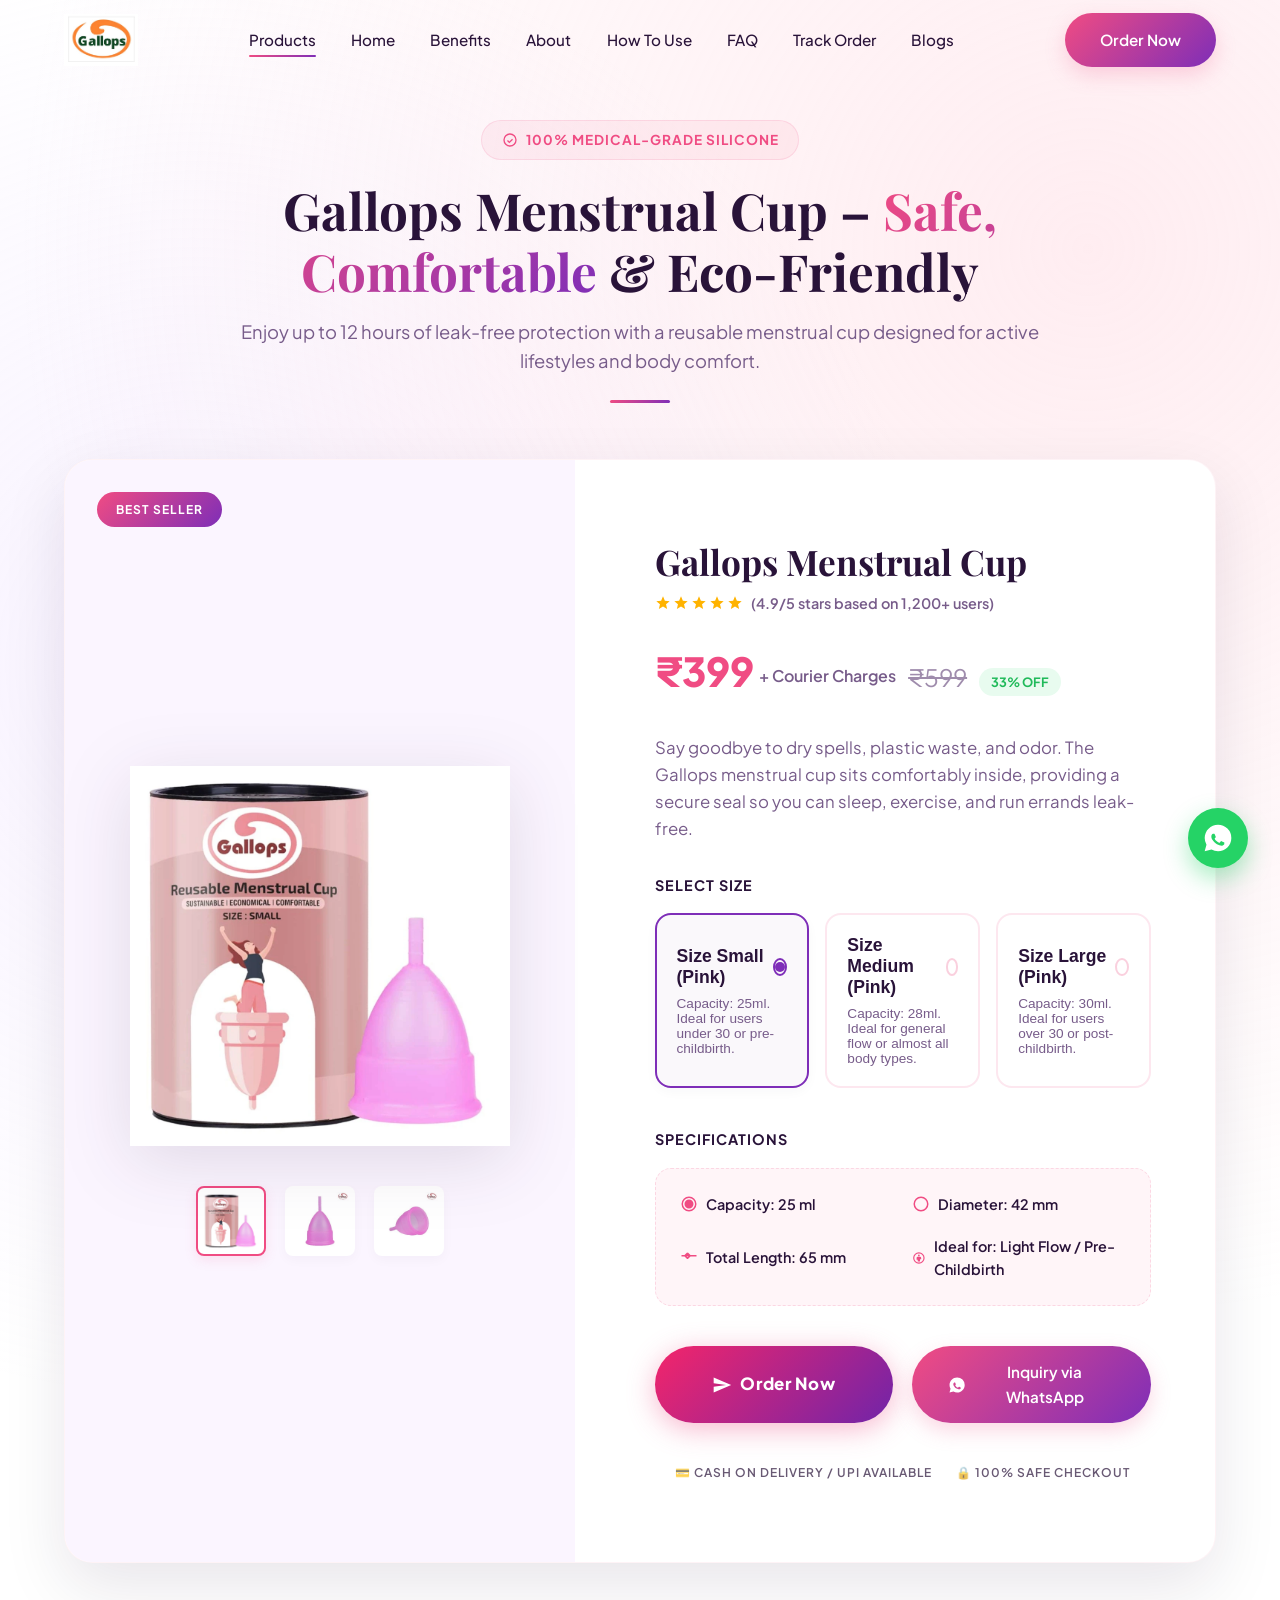
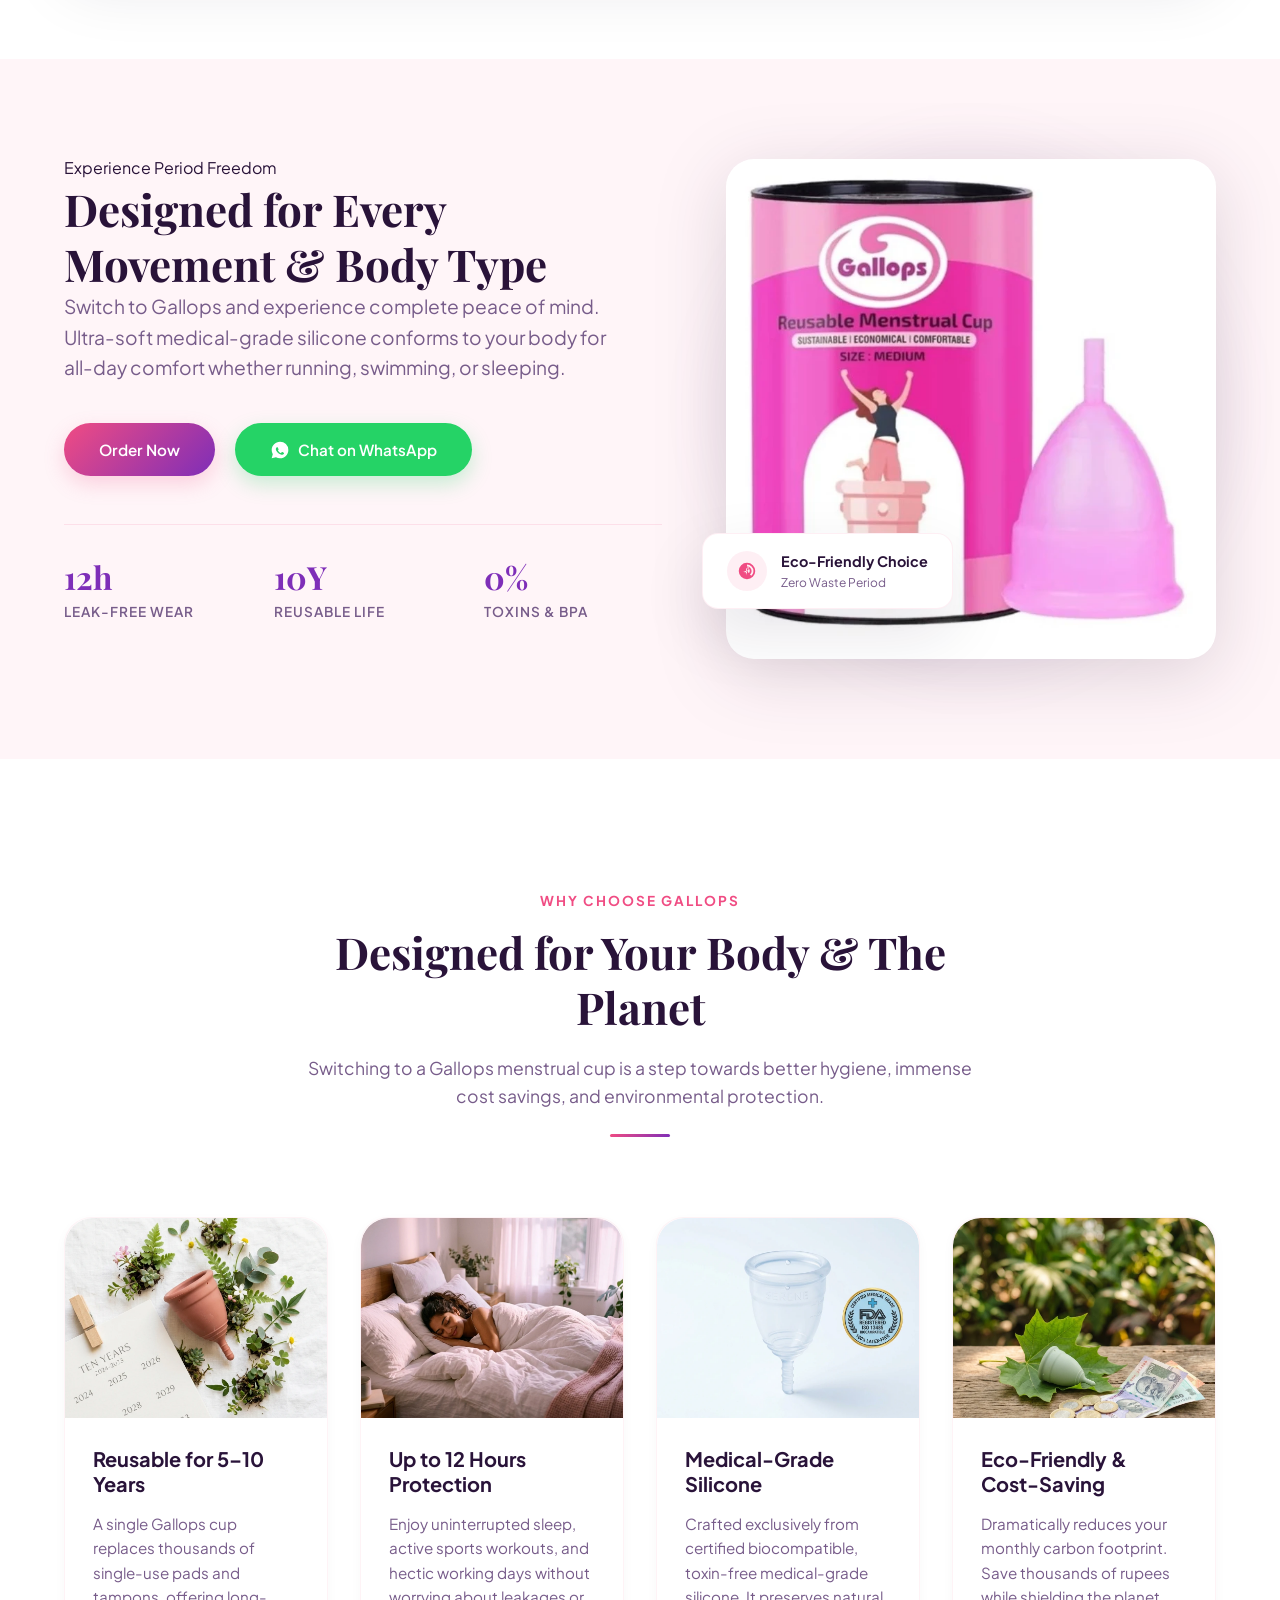
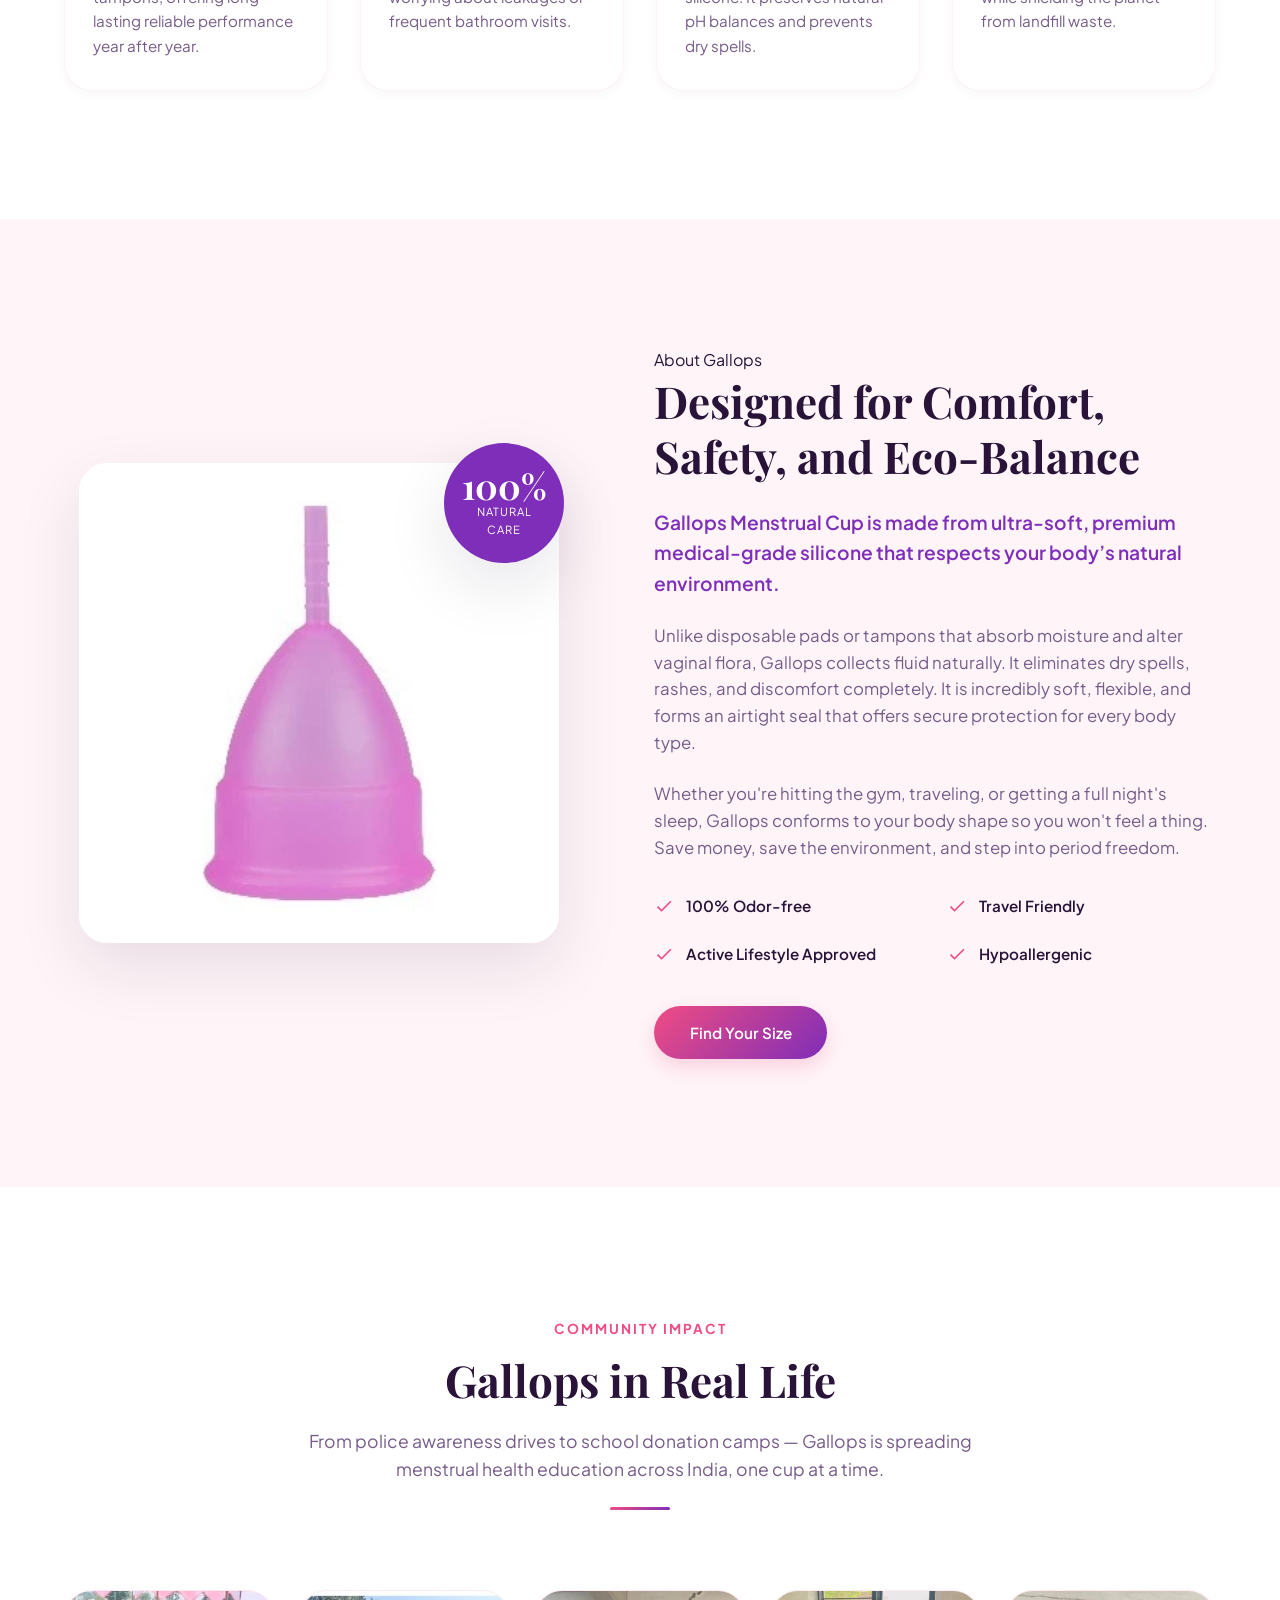
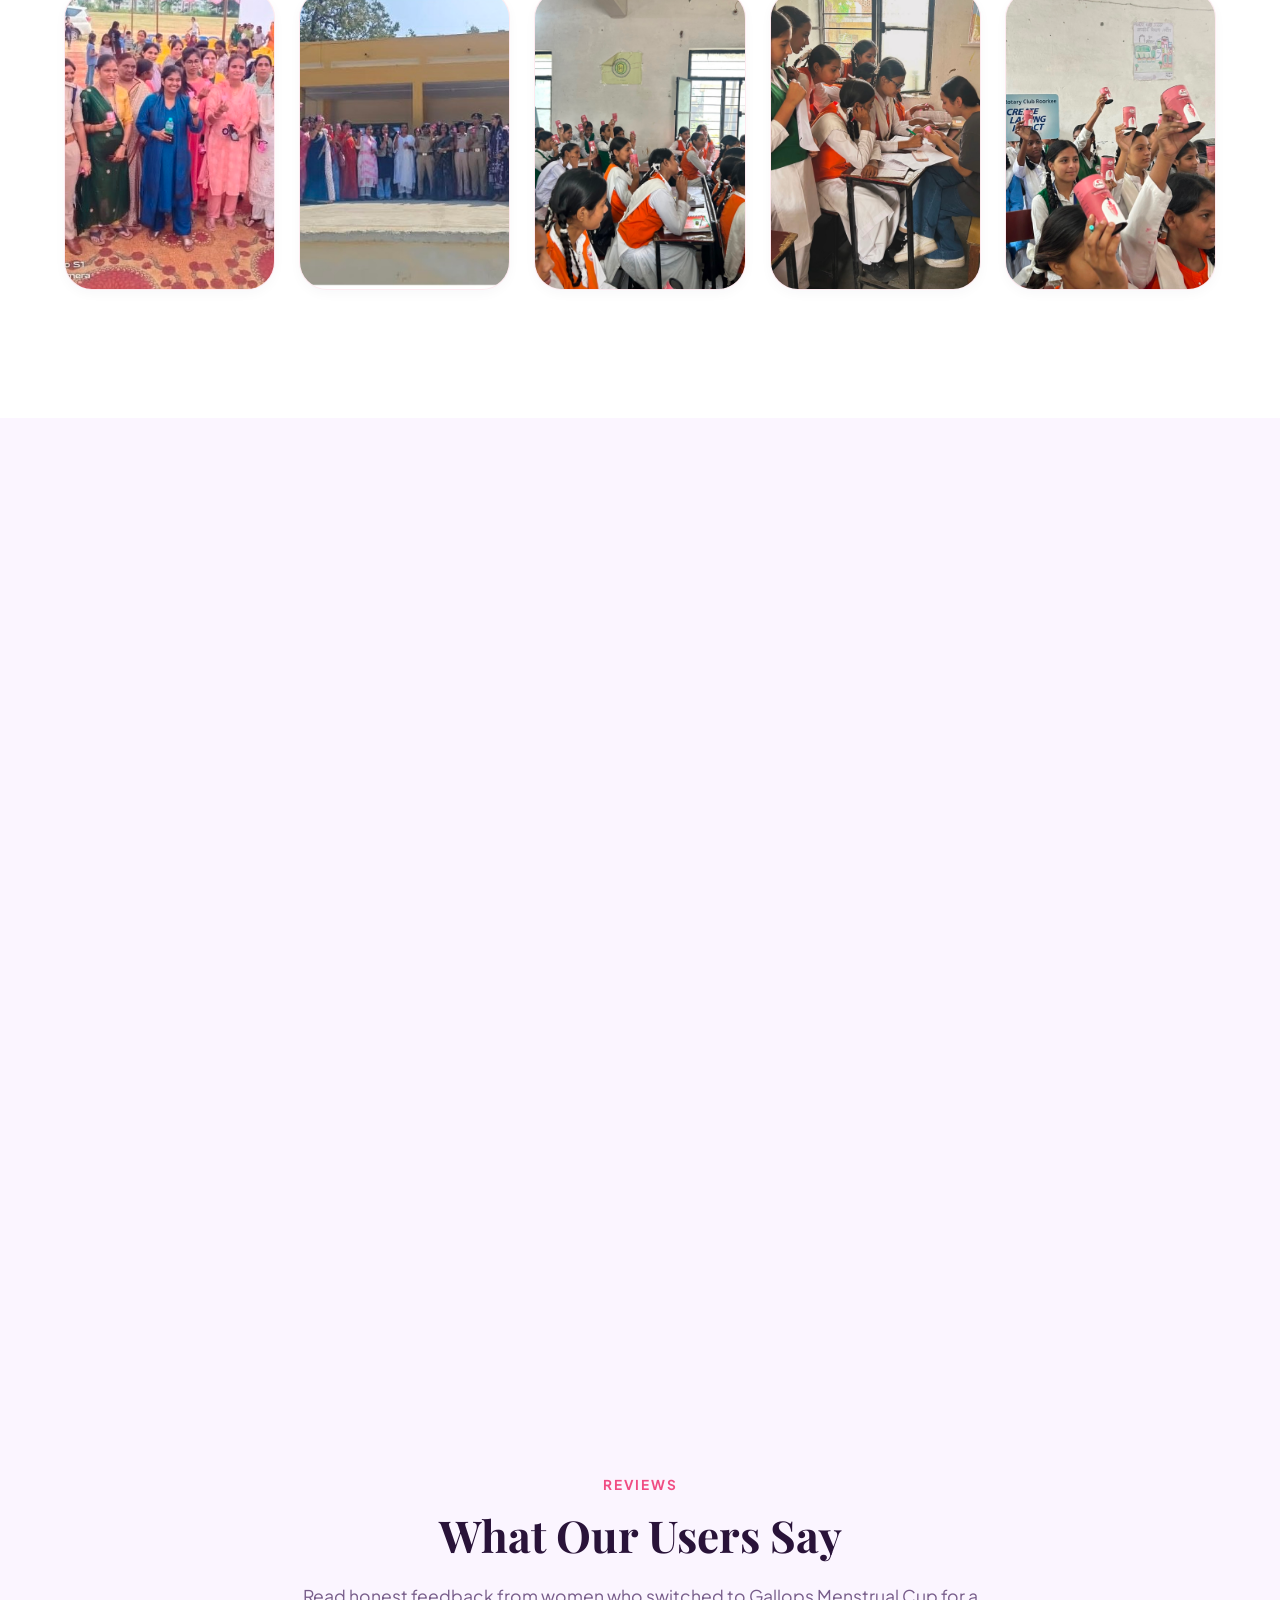
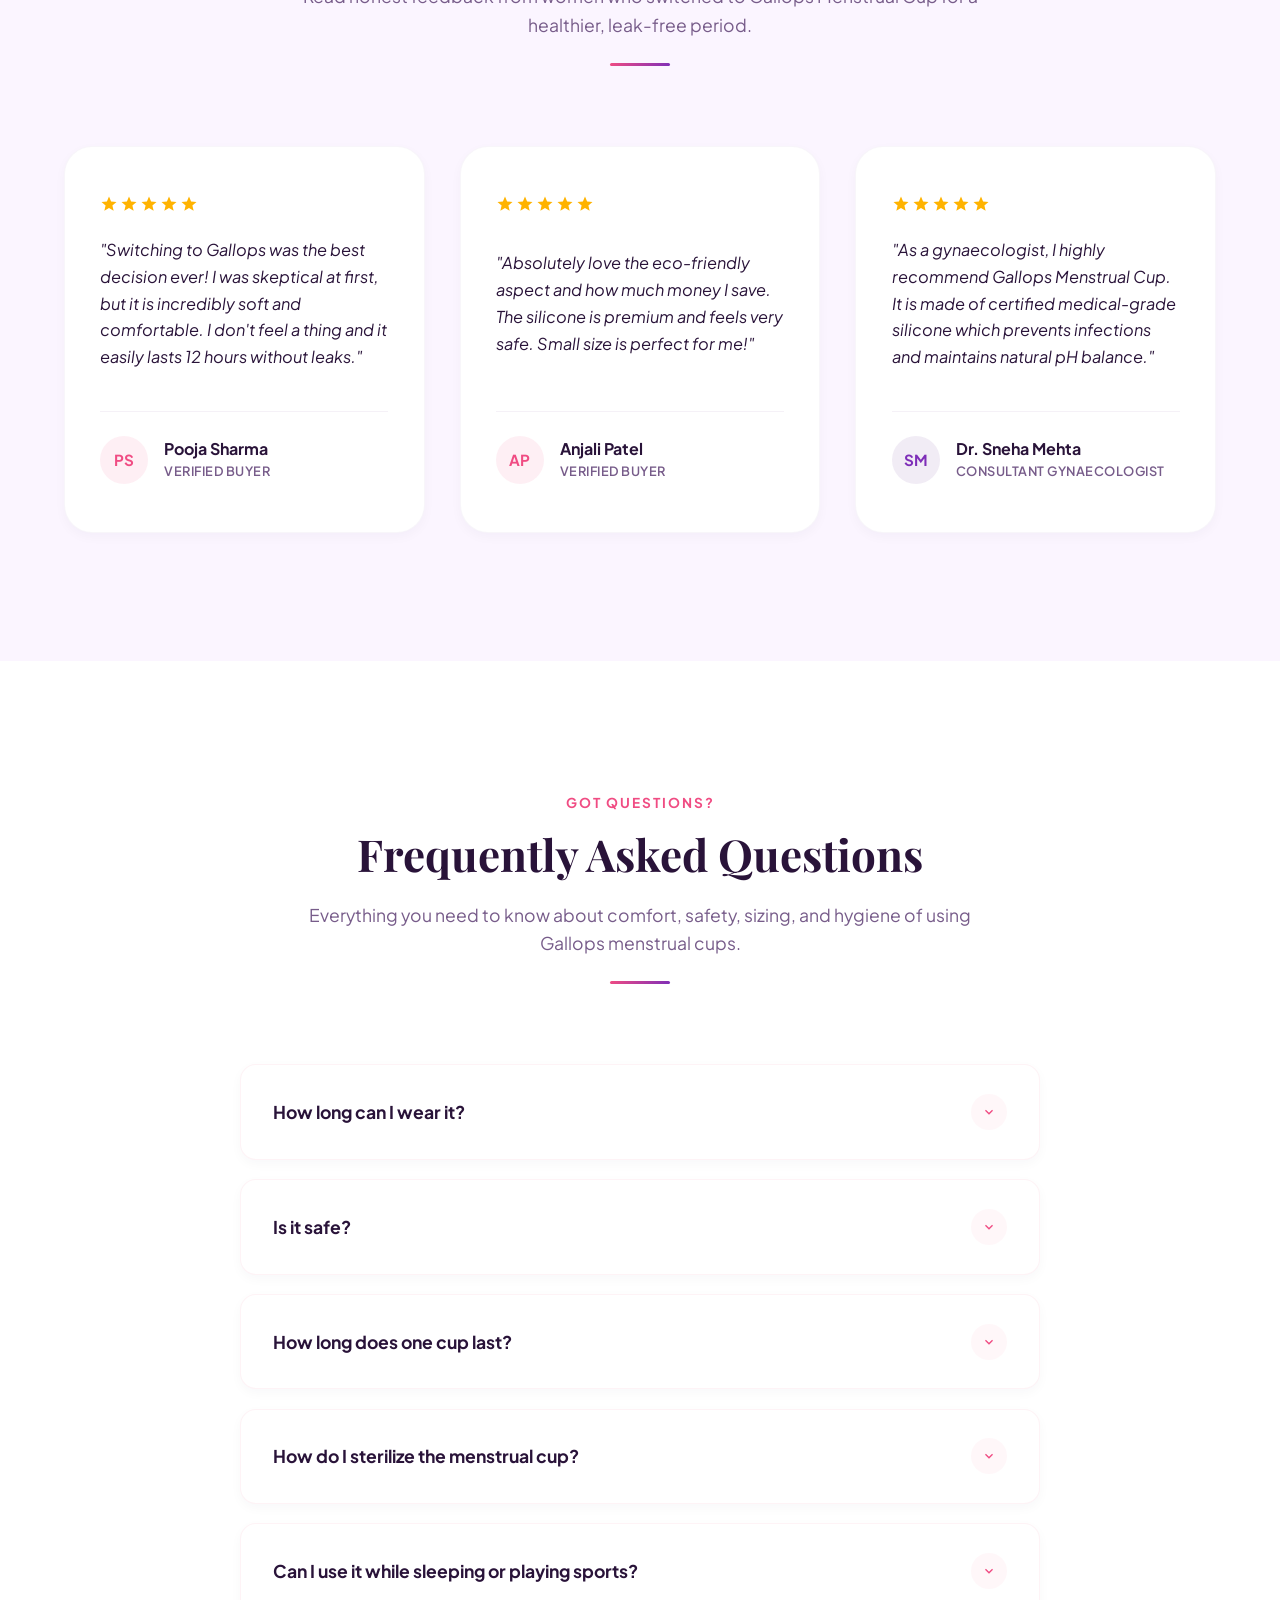
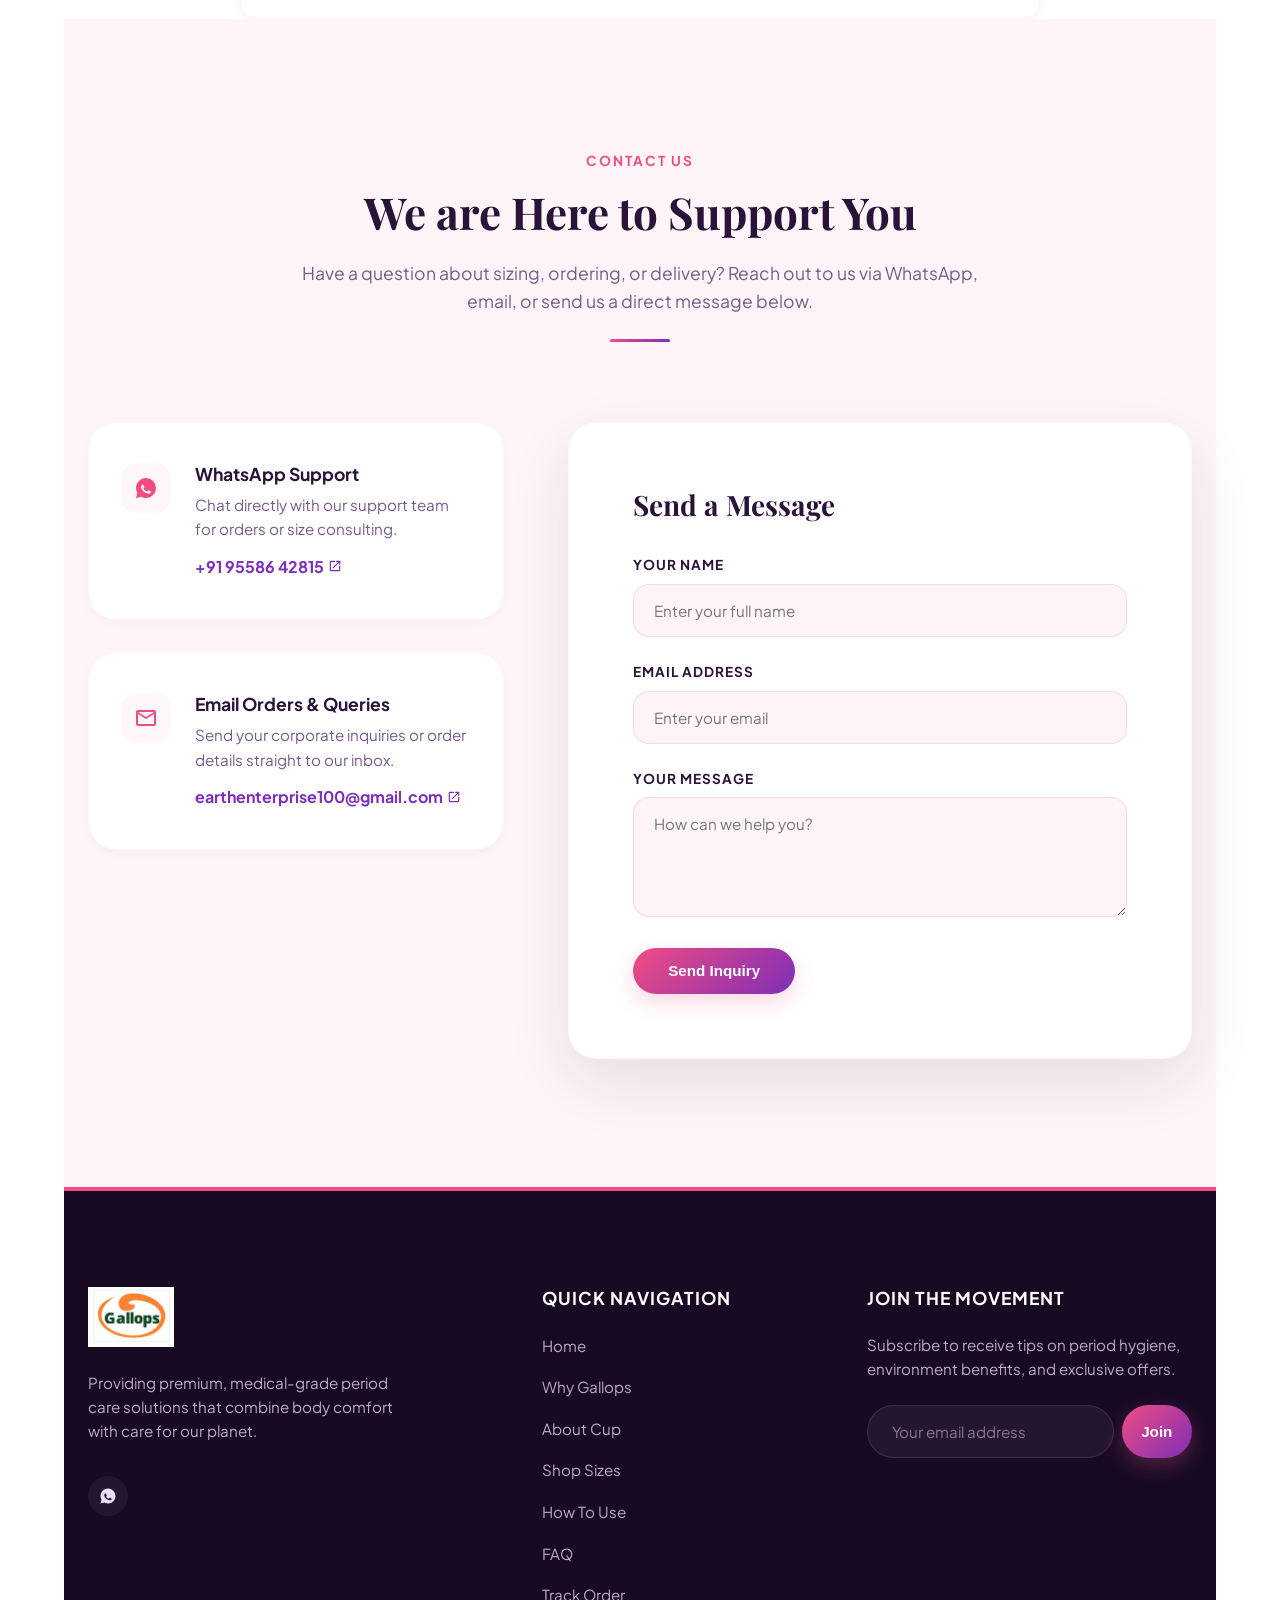
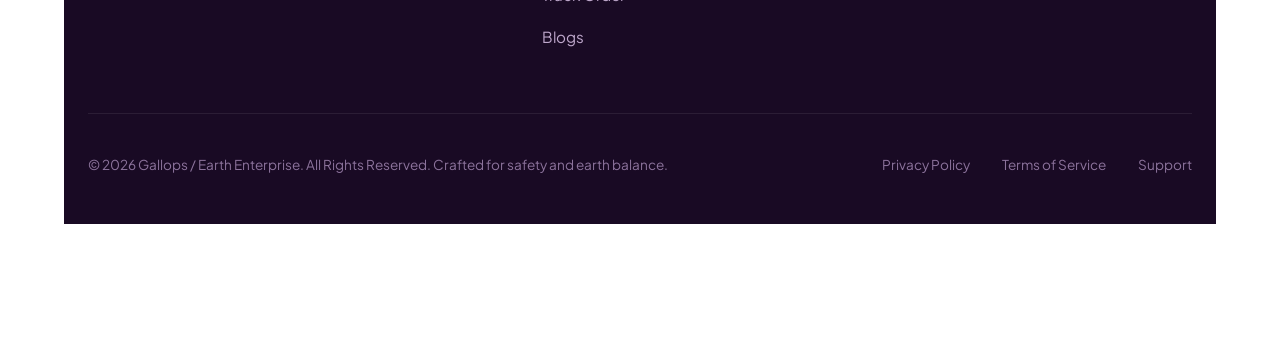
<file: index.html>
﻿<!DOCTYPE html>
<html lang="en">

<head>
  <meta charset="UTF-8">
  <meta name="viewport" content="width=device-width, initial-scale=1.0">
  <title>Gallops Menstrual Cup | Reusable Menstrual Cup in India</title>
  <meta name="description" content="Gallops Menstrual Cup is a reusable menstrual cup made for comfortable period care. Explore Gallops menstrual cups, sizes, benefits, how to use and order online in India.">
  <meta name="keywords" content="Gallops Menstrual Cup, Gallops menstrual cup, Gallops menstrual cups, menstrual cup India, reusable menstrual cup, period cup, menstrual cup online, eco friendly menstrual cup">
  <meta name="author" content="Earth Enterprise">
  <meta name="robots" content="index, follow, max-image-preview:large, max-snippet:-1, max-video-preview:-1">
  <link rel="canonical" href="https://gallopsmenstrualcup.com/">
  <!-- Favicon / Logo for browser tab & Google Search -->
  <link rel="icon" type="image/png" sizes="32x32" href="assets/favicon-32x32.png">
  <link rel="icon" type="image/png" sizes="192x192" href="assets/favicon-192x192.png">
  <link rel="apple-touch-icon" href="assets/favicon-192x192.png">
  <meta name="theme-color" content="#f06292">
  <meta property="og:type" content="website">
  <meta property="og:title" content="Gallops Menstrual Cup | Reusable Menstrual Cup in India">
  <meta property="og:description" content="Gallops Menstrual Cup is made from ultra-soft, premium medical-grade silicone that respects your body's natural environment. Unlike disposable pads or tampons, Gallops collects fluid naturally. Order online in India.">
  <meta property="og:url" content="https://gallopsmenstrualcup.com/">
  <meta property="og:site_name" content="Gallops Menstrual Cup">
  <meta property="og:locale" content="en_IN">
  <meta property="og:image" content="https://gallopsmenstrualcup.com/assets/LOGO.webp">
  <meta property="og:image:secure_url" content="https://gallopsmenstrualcup.com/assets/LOGO.webp">
  <meta property="og:image:type" content="image/webp">
  <meta property="og:image:width" content="1200">
  <meta property="og:image:height" content="630">
  <meta property="og:image:alt" content="Gallops Menstrual Cup Logo">
  <meta name="twitter:card" content="summary_large_image">
  <meta name="twitter:title" content="Gallops Menstrual Cup | Reusable Menstrual Cup in India">
  <meta name="twitter:description" content="Gallops Menstrual Cup is made from ultra-soft, premium medical-grade silicone that respects your body's natural environment. Order online in India.">
  <meta name="twitter:image" content="https://gallopsmenstrualcup.com/assets/LOGO.webp">
  <meta name="twitter:image:alt" content="Gallops Menstrual Cup Logo">
  <link rel="sitemap" type="application/xml" href="https://gallopsmenstrualcup.com/sitemap.xml">
  <link rel="stylesheet" href="styles.css">
  <script type="application/ld+json">
  {
    "@context": "https://schema.org",
    "@graph": [
      {
        "@type": "WebSite",
        "name": "Gallops Menstrual Cup",
        "url": "https://gallopsmenstrualcup.com/",
        "description": "Gallops Menstrual Cup – reusable menstrual cup and period care products in India."
      },
      {
        "@type": "Organization",
        "name": "Gallops Menstrual Cup",
        "url": "https://gallopsmenstrualcup.com/",
        "logo": {
          "@type": "ImageObject",
          "url": "https://gallopsmenstrualcup.com/assets/LOGO.webp",
          "width": 512,
          "height": 512
        },
        "image": "https://gallopsmenstrualcup.com/assets/LOGO.webp",
        "description": "Gallops Menstrual Cup – reusable, medical-grade silicone menstrual cup for comfortable period care in India.",
        "contactPoint": {
          "@type": "ContactPoint",
          "telephone": "+91-9558642815",
          "contactType": "Customer Support"
        }
      }
    ]
  }
  </script>
</head>

<body>

  <!-- Header & Navigation -->
  <header>
    <div class="container">
      <a href="#home" class="logo" id="logo-link">
        <img src="assets/LOGO.webp" alt="Gallops Logo">
      </a>

      <nav>
        <ul class="nav-links">
          <li><a href="#products" class="active">Products</a></li>
          <li><a href="#home">Home</a></li>
          <li><a href="#benefits">Benefits</a></li>
          <li><a href="#about">About</a></li>
          <li><a href="#how-to-use">How To Use</a></li>
          <li><a href="#faq">FAQ</a></li>
          <li><a href="track.html">Track Order</a></li>
          <li><a href="blogs.html">Blogs</a></li>
        </ul>
      </nav>

      <div class="nav-actions">
        <a href="order.html" class="btn btn-primary btn-sm">Order Now</a>
        <button class="burger" aria-label="Toggle Navigation">
          <span class="line1"></span>
          <span class="line2"></span>
          <span class="line3"></span>
        </button>
      </div>
    </div>
  </header>

  <!-- Products Hero Section (Photo 2 & Order Now) -->
  <section id="products" class="product hero-product">
    <div class="container">
      <div class="section-header reveal hero-header-center">
        <div class="hero-badge">
          <svg xmlns="http://www.w3.org/2000/svg" viewBox="0 0 24 24">
            <path
              d="M12,2A10,10 0 0,1 22,12A10,10 0 0,1 12,22A10,10 0 0,1 2,12A10,10 0 0,1 12,2M12,4A8,8 0 0,0 4,12A8,8 0 0,0 12,20A8,8 0 0,0 20,12A8,8 0 0,0 12,4M11,17L7.5,13.5L8.91,12.09L11,14.17L15.09,10.08L16.5,11.5L11,17Z" />
          </svg>
          100% Medical-Grade Silicone
        </div>
        <h1>Gallops Menstrual Cup – <span>Safe, Comfortable</span> &amp; Eco-Friendly</h1>
        <p>Enjoy up to 12 hours of leak-free protection with a reusable menstrual cup designed for active lifestyles and
          body comfort.</p>
      </div>

      <div class="product-panel reveal">
        <!-- Image Gallery Side -->
        <div class="product-gallery-side">
          <span class="product-badge">Best Seller</span>
          <div class="product-image-container">
            <img src="assets/box_small.webp" alt="Gallops Menstrual Cup - Size Small" id="product-image"
              class="product-img-display">
          </div>
          <div class="product-thumbnails">
            <button class="thumb-btn active" data-src="box" aria-label="View box packaging">
              <img src="assets/box_small.webp" alt="Packaging Box" id="thumb-box-img">
            </button>
            <button class="thumb-btn" data-src="assets/cup_upright_real.png" aria-label="View cup upright">
              <img src="assets/cup_upright_real.png" alt="Upright Cup">
            </button>
            <button class="thumb-btn" data-src="assets/cup_tilted_real.png" aria-label="View cup showing design">
              <img src="assets/cup_tilted_real.png" alt="Angle Cup">
            </button>
          </div>
        </div>

        <!-- Info / Selector Side -->
        <div class="product-info-side">
          <h3 class="product-title">Gallops Menstrual Cup</h3>

          <div class="product-rating">
            <div class="stars">
              <!-- SVG Stars (5) -->
              <svg viewBox="0 0 24 24"><path d="M12,17.27L18.18,21L16.54,13.97L22,9.24L14.81,8.62L12,2L9.19,8.62L2,9.24L7.45,13.97L5.82,21L12,17.27Z" /></svg>
              <svg viewBox="0 0 24 24"><path d="M12,17.27L18.18,21L16.54,13.97L22,9.24L14.81,8.62L12,2L9.19,8.62L2,9.24L7.45,13.97L5.82,21L12,17.27Z" /></svg>
              <svg viewBox="0 0 24 24"><path d="M12,17.27L18.18,21L16.54,13.97L22,9.24L14.81,8.62L12,2L9.19,8.62L2,9.24L7.45,13.97L5.82,21L12,17.27Z" /></svg>
              <svg viewBox="0 0 24 24"><path d="M12,17.27L18.18,21L16.54,13.97L22,9.24L14.81,8.62L12,2L9.19,8.62L2,9.24L7.45,13.97L5.82,21L12,17.27Z" /></svg>
              <svg viewBox="0 0 24 24"><path d="M12,17.27L18.18,21L16.54,13.97L22,9.24L14.81,8.62L12,2L9.19,8.62L2,9.24L7.45,13.97L5.82,21L12,17.27Z" /></svg>
            </div>
            <span class="rating-text">(4.9/5 stars based on 1,200+ users)</span>
          </div>

          <div class="product-price">
            <span class="price-current">₹399<span class="price-shipping-note">+ Courier Charges</span></span>
            <span class="price-original">₹599</span>
            <span class="price-tag">33% OFF</span>
          </div>

          <p class="product-description">Say goodbye to dry spells, plastic waste, and odor. The Gallops menstrual cup
            sits comfortably inside, providing a secure seal so you can sleep, exercise, and run errands leak-free.</p>

          <!-- Size Selector -->
          <div class="product-selector-label">Select Size</div>
          <div class="size-selector-tabs">
            <!-- Size Small Tab -->
            <button class="size-tab active" data-size="small" aria-label="Select size Small">
              <div class="size-tab-header">
                <span class="size-name">Size Small (Pink)</span>
                <span class="size-radio"></span>
              </div>
              <div class="size-desc">Capacity: 25ml. Ideal for users under 30 or pre-childbirth.</div>
            </button>

            <!-- Size Medium Tab -->
            <button class="size-tab" data-size="medium" aria-label="Select size Medium">
              <div class="size-tab-header">
                <span class="size-name">Size Medium (Pink)</span>
                <span class="size-radio"></span>
              </div>
              <div class="size-desc">Capacity: 28ml. Ideal for general flow or almost all body types.</div>
            </button>

            <!-- Size Large Tab -->
            <button class="size-tab" data-size="large" aria-label="Select size Large">
              <div class="size-tab-header">
                <span class="size-name">Size Large (Pink)</span>
                <span class="size-radio"></span>
              </div>
              <div class="size-desc">Capacity: 30ml. Ideal for users over 30 or post-childbirth.</div>
            </button>
          </div>

          <!-- Specs Summary -->
          <div class="product-selector-label">Specifications</div>
          <div class="product-specs">
            <div class="spec-line">
              <svg xmlns="http://www.w3.org/2000/svg" viewBox="0 0 24 24">
                <path
                  d="M12,2A10,10 0 0,0 2,12A10,10 0 0,0 12,22A10,10 0 0,0 22,12A10,10 0 0,0 12,2M12,4A8,8 0 0,1 20,12A8,8 0 0,1 12,20A8,8 0 0,1 4,12A8,8 0 0,1 12,4M12,6A6,6 0 0,0 6,12A6,6 0 0,0 12,18A6,6 0 0,0 18,12A6,6 0 0,0 12,6M12,8V12L15.22,14.22L16.22,12.78L13.5,11.22V8H12Z" />
              </svg>
              <span>Capacity: <span id="spec-capacity">25 ml</span></span>
            </div>
            <div class="spec-line">
              <svg xmlns="http://www.w3.org/2000/svg" viewBox="0 0 24 24">
                <path d="M12,20A8,8 0 1,1 20,12A8,8 0 0,1 12,20M12,2A10,10 0 1,0 22,12A10,10 0 0,0 12,2Z" />
              </svg>
              <span>Diameter: <span id="spec-diameter">42 mm</span></span>
            </div>
            <div class="spec-line">
              <svg xmlns="http://www.w3.org/2000/svg" viewBox="0 0 24 24">
                <path
                  d="M10.59,4.58L9.17,6L11.17,8H8.83L10.83,6L9.41,4.58L6,8H2V10H6L9.41,13.41L10.83,12L8.83,10H11.17L9.17,12L10.59,13.41L14,10H22V8H14L10.59,4.58Z" />
              </svg>
              <span>Total Length: <span id="spec-length">65 mm</span></span>
            </div>
            <div class="spec-line">
              <svg xmlns="http://www.w3.org/2000/svg" viewBox="0 0 24 24">
                <path
                  d="M12,2A10,10 0 0,0 2,12A10,10 0 0,0 12,22A10,10 0 0,0 22,12A10,10 0 0,0 12,2M12,4A8,8 0 0,1 20,12A8,8 0 0,1 12,20A8,8 0 0,1 4,12A8,8 0 0,1 12,4M12,6A1.5,1.5 0 0,0 10.5,7.5A1.5,1.5 0 0,0 12,9A1.5,1.5 0 0,0 13.5,7.5A1.5,1.5 0 0,0 12,6M10,10A2,2 0 0,0 8,12V15H10V18H14V14H16V12A2,2 0 0,0 14,10H10Z" />
              </svg>
              <span>Ideal for: <span id="spec-ideal-for">Light Flow / Pre-Childbirth</span></span>
            </div>
          </div>

          <!-- Checkout Buttons -->
          <div class="product-action-box">
            <div class="product-action-buttons">
              <!-- ORDER NOW button -->
              <a href="order.html" class="btn btn-order-now" id="btn-order-now">
                <svg xmlns="http://www.w3.org/2000/svg" width="20" height="20" viewBox="0 0 24 24" fill="currentColor">
                  <path d="M2,21L23,12L2,3V10L17,12L2,14V21Z"/>
                </svg>
                Order Now
              </a>
              <!-- Dynamic WhatsApp checkout link -->
              <a href="https://wa.me/919558642815" target="_blank" rel="noopener noreferrer" class="btn btn-primary"
                id="btn-buy-whatsapp">
                <svg xmlns="http://www.w3.org/2000/svg" width="20" height="20" viewBox="0 0 24 24" fill="currentColor">
                  <path
                    d="M12.012 2c-5.506 0-9.989 4.478-9.99 9.984a9.96 9.96 0 0 0 1.335 4.993L2 22l5.13-1.347a9.96 9.96 0 0 0 4.88 1.277h.005c5.505 0 9.988-4.478 9.99-9.985A9.97 9.97 0 0 0 12.012 2zm4.957 14.22c-.274.774-1.397 1.428-1.923 1.517-.457.078-.992.117-2.907-.639-2.45-.967-4.009-3.414-4.132-3.574-.12-.16-.991-1.294-.991-2.468 0-1.175.617-1.75.836-1.99.223-.242.484-.301.644-.301.163 0 .323.001.464.007.149.006.347-.057.542.404.201.477.689 1.652.75 1.773.06.12.101.26.021.42-.081.162-.121.26-.242.399-.12.141-.253.315-.361.424-.12.12-.246.252-.106.49.141.242.626 1.017 1.341 1.646.923.811 1.699 1.062 1.94 1.183.241.12.383.101.523-.061.141-.162.604-.69.765-.927.162-.239.323-.201.543-.12.22.081 1.402.652 1.643.771.241.12.402.181.463.283.06.1.06.58-.214 1.354z" />
                </svg>
                Inquiry via WhatsApp
              </a>
            </div>

            <div class="payment-badge-row">
              <span>💳 Cash on Delivery / UPI Available</span>
              <span>🔒 100% Safe Checkout</span>
            </div>
          </div>
        </div>
      </div>
    </div>
  </section>

  <!-- Lifestyle & Brand Section (Home) -->
  <section id="home" class="hero hero-secondary">
    <div class="container">
      <div class="hero-content reveal">
        <span class="subtitle">Experience Period Freedom</span>
        <h2>Designed for <span>Every Movement</span> &amp; Body Type</h2>
        <p>Switch to Gallops and experience complete peace of mind. Ultra-soft medical-grade silicone conforms to your body for all-day comfort whether running, swimming, or sleeping.</p>

        <div class="hero-ctas">
          <a href="#products" class="btn btn-primary">Order Now</a>
          <a href="https://wa.me/919558642815" target="_blank" rel="noopener noreferrer" class="btn btn-whatsapp">
            <svg xmlns="http://www.w3.org/2000/svg" width="20" height="20" viewBox="0 0 24 24" fill="currentColor">
              <path
                d="M12.012 2c-5.506 0-9.989 4.478-9.99 9.984a9.96 9.96 0 0 0 1.335 4.993L2 22l5.13-1.347a9.96 9.96 0 0 0 4.88 1.277h.005c5.505 0 9.988-4.478 9.99-9.985A9.97 9.97 0 0 0 12.012 2zm4.957 14.22c-.274.774-1.397 1.428-1.923 1.517-.457.078-.992.117-2.907-.639-2.45-.967-4.009-3.414-4.132-3.574-.12-.16-.991-1.294-.991-2.468 0-1.175.617-1.75.836-1.99.223-.242.484-.301.644-.301.163 0 .323.001.464.007.149.006.347-.057.542.404.201.477.689 1.652.75 1.773.06.12.101.26.021.42-.081.162-.121.26-.242.399-.12.141-.253.315-.361.424-.12.12-.246.252-.106.49.141.242.626 1.017 1.341 1.646.923.811 1.699 1.062 1.94 1.183.241.12.383.101.523-.061.141-.162.604-.69.765-.927.162-.239.323-.201.543-.12.22.081 1.402.652 1.643.771.241.12.402.181.463.283.06.1.06.58-.214 1.354z" />
            </svg>
            Chat on WhatsApp
          </a>
        </div>

        <div class="hero-stats">
          <div class="stat-item">
            <h4>12h</h4>
            <p>Leak-Free Wear</p>
          </div>
          <div class="stat-item">
            <h4>10Y</h4>
            <p>Reusable Life</p>
          </div>
          <div class="stat-item">
            <h4>0%</h4>
            <p>Toxins &amp; BPA</p>
          </div>
        </div>
      </div>

      <div class="hero-image-wrapper reveal reveal-delay-2">
        <div class="hero-image-bg"></div>
        <img src="assets/lifestyle.webp" alt="Gallops Menstrual Cup Lifestyle Presentation">
        <div class="floating-badge">
          <div class="floating-badge-icon">
            <svg xmlns="http://www.w3.org/2000/svg" viewBox="0 0 24 24">
              <path
                d="M12,3A9,9 0 0,0 3,12A9,9 0 0,0 12,21A9,9 0 0,0 21,12A9,9 0 0,0 12,3M12,5A7,7 0 0,1 19,12C19,14.07 18.1,15.93 16.66,17.21L15.25,15.8C16.34,14.85 17,13.5 17,12A5,5 0 0,0 12,7V5M12,9A3,3 0 0,1 15,12C15,12.9 14.6,13.72 13.97,14.28L12.56,12.87C12.84,12.67 13,12.35 13,12A1,1 0 0,0 12,11V9M12,13A1,1 0 0,0 11,12V11A3,3 0 0,1 14,8V9C14,10.65 12.65,12 11,12H12V13M12,15A3,3 0 0,1 9,12H11A1,1 0 0,0 12,13V15M12,17A5,5 0 0,0 7,12H9C9,13.65 10.35,15 12,15V17Z" />
            </svg>
          </div>
          <div class="floating-badge-text">
            <h5>Eco-Friendly Choice</h5>
            <p>Zero Waste Period</p>
          </div>
        </div>
      </div>
    </div>
  </section>

  <!-- Benefits Section -->
  <section id="benefits" class="benefits">
    <div class="container">
      <div class="section-header reveal">
        <span class="subtitle">Why Choose Gallops</span>
        <h2>Designed for Your Body & The Planet</h2>
        <p>Switching to a Gallops menstrual cup is a step towards better hygiene, immense cost savings, and
          environmental protection.</p>
      </div>

      <div class="benefits-grid">
        <!-- Benefit 1 -->
        <div class="benefit-card reveal">
          <div class="benefit-img"><img src="assets/benefit_reusable.webp" alt="Reusable menstrual cup lasting 10 years" loading="lazy"></div>
          <h3>Reusable for 5–10 Years</h3>
          <p>A single Gallops cup replaces thousands of single-use pads and tampons, offering long-lasting reliable
            performance year after year.</p>
        </div>

        <!-- Benefit 2 -->
        <div class="benefit-card reveal reveal-delay-1">
          <div class="benefit-img"><img src="assets/benefit_12hours.webp" alt="12 hours leak-free protection" loading="lazy"></div>
          <h3>Up to 12 Hours Protection</h3>
          <p>Enjoy uninterrupted sleep, active sports workouts, and hectic working days without worrying about leakages
            or frequent bathroom visits.</p>
        </div>

        <!-- Benefit 3 -->
        <div class="benefit-card reveal reveal-delay-2">
          <div class="benefit-img"><img src="assets/benefit_silicone.webp" alt="Medical-grade silicone menstrual cup" loading="lazy"></div>
          <h3>Medical-Grade Silicone</h3>
          <p>Crafted exclusively from certified biocompatible, toxin-free medical-grade silicone. It preserves natural
            pH balances and prevents dry spells.</p>
        </div>

        <!-- Benefit 4 -->
        <div class="benefit-card reveal reveal-delay-3">
          <div class="benefit-img"><img src="assets/benefit_eco.webp" alt="Eco-friendly and cost-saving menstrual cup" loading="lazy"></div>
          <h3>Eco-Friendly & Cost-Saving</h3>
          <p>Dramatically reduces your monthly carbon footprint. Save thousands of rupees while shielding the planet
            from landfill waste.</p>
        </div>
      </div>
    </div>
  </section>

  <!-- About Section -->
  <section id="about" class="about">
    <div class="container">
      <div class="about-image reveal">
        <img src="assets/about_cup_1.webp" alt="Aesthetic Menstrual Cup Design">
        <div class="about-img-badge">
          <div class="number">100%</div>
          <div class="label">Natural Care</div>
        </div>
      </div>

      <div class="about-content reveal reveal-delay-1">
        <span class="subtitle">About Gallops</span>
        <h2>Designed for Comfort, Safety, and Eco-Balance</h2>
        <p class="lead-text">Gallops Menstrual Cup is made from ultra-soft, premium medical-grade silicone that respects
          your body’s natural environment.</p>
        <p>Unlike disposable pads or tampons that absorb moisture and alter vaginal flora, Gallops collects fluid
          naturally. It eliminates dry spells, rashes, and discomfort completely. It is incredibly soft, flexible, and
          forms an airtight seal that offers secure protection for every body type.</p>
        <p>Whether you're hitting the gym, traveling, or getting a full night's sleep, Gallops conforms to your body
          shape so you won't feel a thing. Save money, save the environment, and step into period freedom.</p>

        <div class="about-features">
          <div class="about-feat-item">
            <svg xmlns="http://www.w3.org/2000/svg" viewBox="0 0 24 24">
              <path d="M21,7L9,19L3.5,13.5L4.91,12.09L9,16.17L19.59,5.59L21,7Z" />
            </svg>
            <span>100% Odor-free</span>
          </div>
          <div class="about-feat-item">
            <svg xmlns="http://www.w3.org/2000/svg" viewBox="0 0 24 24">
              <path d="M21,7L9,19L3.5,13.5L4.91,12.09L9,16.17L19.59,5.59L21,7Z" />
            </svg>
            <span>Travel Friendly</span>
          </div>
          <div class="about-feat-item">
            <svg xmlns="http://www.w3.org/2000/svg" viewBox="0 0 24 24">
              <path d="M21,7L9,19L3.5,13.5L4.91,12.09L9,16.17L19.59,5.59L21,7Z" />
            </svg>
            <span>Active Lifestyle Approved</span>
          </div>
          <div class="about-feat-item">
            <svg xmlns="http://www.w3.org/2000/svg" viewBox="0 0 24 24">
              <path d="M21,7L9,19L3.5,13.5L4.91,12.09L9,16.17L19.59,5.59L21,7Z" />
            </svg>
            <span>Hypoallergenic</span>
          </div>
        </div>

        <a href="#products" class="btn btn-primary">Find Your Size</a>
      </div>
    </div>
  </section>



  <!-- Community Gallery Section -->
  <section id="gallery" class="gallery-showcase">
    <div class="container">
      <div class="section-header reveal">
        <span class="subtitle">Community Impact</span>
        <h2>Gallops in Real Life</h2>
        <p>From police awareness drives to school donation camps — Gallops is spreading menstrual health education across India, one cup at a time.</p>
      </div>

      <div class="gallery-grid gallery-grid-5">
        <div class="gallery-item reveal">
          <img src="assets/community_police1.webp.jpeg" alt="Gallops Police Awareness Camp" loading="lazy">
          <div class="gallery-item-overlay"><span>🚔 Police Awareness Camp</span></div>
        </div>
        <div class="gallery-item reveal reveal-delay-1">
          <img src="assets/community_police2.webp.jpeg" alt="Gallops Outdoor Awareness Drive with Police" loading="lazy">
          <div class="gallery-item-overlay"><span>👮‍♀️ Outdoor Awareness Drive</span></div>
        </div>
        <div class="gallery-item reveal reveal-delay-2">
          <img src="assets/community_school1.webp.jpeg" alt="Gallops School Donation Session" loading="lazy">
          <div class="gallery-item-overlay"><span>🏫 School Donation Session</span></div>
        </div>
        <div class="gallery-item reveal reveal-delay-3">
          <img src="assets/community_school2.webp.jpeg" alt="Gallops Menstrual Health Education" loading="lazy">
          <div class="gallery-item-overlay"><span>📚 Menstrual Health Education</span></div>
        </div>
        <div class="gallery-item reveal reveal-delay-4">
          <img src="assets/community_rotary.webp.jpeg" alt="Rotary Club Roorkee Gallops Drive" loading="lazy">
          <div class="gallery-item-overlay"><span>🌀 Rotary Club Roorkee Drive</span></div>
        </div>
      </div>
    </div>
  </section>
  </section>

  <!-- How to Use Section -->
  <section id="how-to-use" class="how-to-use">
    <div class="container">
      <div class="section-header reveal">
        <span class="subtitle">Step-by-Step Guide</span>
        <h2>How Simple Is It to Use?</h2>
        <p>Switching is easy. It might take 1–2 cycles to get completely used to it, but soon you won't even remember
          it's there.</p>
      </div>

      <div class="steps-container">
        <!-- Step 1 -->
        <div class="step-card reveal">
          <div class="step-icon-outer">
            <span class="step-number">1</span>
            <img src="assets/how_to_use_fold.webp" alt="Fold the Cup">
          </div>
          <h3>Fold the Cup</h3>
          <p>Sanitize your hands. Fold the cup using a simple 'C-fold' or 'punch-down fold' to make it compact.</p>
        </div>

        <!-- Step 2 -->
        <div class="step-card reveal reveal-delay-1">
          <div class="step-icon-outer">
            <span class="step-number">2</span>
            <img src="assets/how_to_use_insert.webp" alt="Insert Comfortably">
          </div>
          <h3>Insert Comfortably</h3>
          <p>Squat or put one leg up. Guide the folded cup into your vagina and release. It will open and create a
            secure seal.</p>
        </div>

        <!-- Step 3 -->
        <div class="step-card reveal reveal-delay-2">
          <div class="step-icon-outer">
            <span class="step-number">3</span>
            <img src="assets/how_to_use_wear.webp" alt="Wear up to 12 Hours">
          </div>
          <h3>Wear up to 12 Hours</h3>
          <p>Sleep, run, swim, and commute. Enjoy long hours of natural protection without leakages or dry spells.</p>
        </div>

        <!-- Step 4 -->
        <div class="step-card reveal reveal-delay-3">
          <div class="step-icon-outer">
            <span class="step-number">4</span>
            <img src="assets/how_to_use_wash.webp" alt="Remove, Wash & Reuse">
          </div>
          <h3>Remove, Wash & Reuse</h3>
          <p>Pinch the base slightly to break the seal. Pull down gently, empty contents in toilet, rinse with clean
            water, and reuse.</p>
        </div>
      </div>
    </div>
  </section>

  <!-- Reviews Section -->
  <section id="reviews" class="reviews">
    <div class="container">
      <div class="section-header reveal">
        <span class="subtitle">Reviews</span>
        <h2>What Our Users Say</h2>
        <p>Read honest feedback from women who switched to Gallops Menstrual Cup for a healthier, leak-free period.</p>
      </div>

      <div class="reviews-grid">
        <!-- Review 1 -->
        <div class="review-card reveal">
          <div class="review-rating">
            <div class="stars">
              <svg viewBox="0 0 24 24">
                <path
                  d="M12,17.27L18.18,21L16.54,13.97L22,9.24L14.81,8.62L12,2L9.19,8.62L2,9.24L7.45,13.97L5.82,21L12,17.27Z" />
              </svg>
              <svg viewBox="0 0 24 24">
                <path
                  d="M12,17.27L18.18,21L16.54,13.97L22,9.24L14.81,8.62L12,2L9.19,8.62L2,9.24L7.45,13.97L5.82,21L12,17.27Z" />
              </svg>
              <svg viewBox="0 0 24 24">
                <path
                  d="M12,17.27L18.18,21L16.54,13.97L22,9.24L14.81,8.62L12,2L9.19,8.62L2,9.24L7.45,13.97L5.82,21L12,17.27Z" />
              </svg>
              <svg viewBox="0 0 24 24">
                <path
                  d="M12,17.27L18.18,21L16.54,13.97L22,9.24L14.81,8.62L12,2L9.19,8.62L2,9.24L7.45,13.97L5.82,21L12,17.27Z" />
              </svg>
              <svg viewBox="0 0 24 24">
                <path
                  d="M12,17.27L18.18,21L16.54,13.97L22,9.24L14.81,8.62L12,2L9.19,8.62L2,9.24L7.45,13.97L5.82,21L12,17.27Z" />
              </svg>
            </div>
          </div>
          <p class="review-text">"Switching to Gallops was the best decision ever! I was skeptical at first, but it is
            incredibly soft and comfortable. I don't feel a thing and it easily lasts 12 hours without leaks."</p>
          <div class="review-user">
            <div class="user-avatar">PS</div>
            <div class="user-info">
              <h4>Pooja Sharma</h4>
              <p>Verified Buyer</p>
            </div>
          </div>
        </div>

        <!-- Review 2 -->
        <div class="review-card reveal reveal-delay-1">
          <div class="review-rating">
            <div class="stars">
              <svg viewBox="0 0 24 24">
                <path
                  d="M12,17.27L18.18,21L16.54,13.97L22,9.24L14.81,8.62L12,2L9.19,8.62L2,9.24L7.45,13.97L5.82,21L12,17.27Z" />
              </svg>
              <svg viewBox="0 0 24 24">
                <path
                  d="M12,17.27L18.18,21L16.54,13.97L22,9.24L14.81,8.62L12,2L9.19,8.62L2,9.24L7.45,13.97L5.82,21L12,17.27Z" />
              </svg>
              <svg viewBox="0 0 24 24">
                <path
                  d="M12,17.27L18.18,21L16.54,13.97L22,9.24L14.81,8.62L12,2L9.19,8.62L2,9.24L7.45,13.97L5.82,21L12,17.27Z" />
              </svg>
              <svg viewBox="0 0 24 24">
                <path
                  d="M12,17.27L18.18,21L16.54,13.97L22,9.24L14.81,8.62L12,2L9.19,8.62L2,9.24L7.45,13.97L5.82,21L12,17.27Z" />
              </svg>
              <svg viewBox="0 0 24 24">
                <path
                  d="M12,17.27L18.18,21L16.54,13.97L22,9.24L14.81,8.62L12,2L9.19,8.62L2,9.24L7.45,13.97L5.82,21L12,17.27Z" />
              </svg>
            </div>
          </div>
          <p class="review-text">"Absolutely love the eco-friendly aspect and how much money I save. The silicone is
            premium and feels very safe. Small size is perfect for me!"</p>
          <div class="review-user">
            <div class="user-avatar">AP</div>
            <div class="user-info">
              <h4>Anjali Patel</h4>
              <p>Verified Buyer</p>
            </div>
          </div>
        </div>

        <!-- Review 3 -->
        <div class="review-card reveal reveal-delay-2">
          <div class="review-rating">
            <div class="stars">
              <svg viewBox="0 0 24 24">
                <path
                  d="M12,17.27L18.18,21L16.54,13.97L22,9.24L14.81,8.62L12,2L9.19,8.62L2,9.24L7.45,13.97L5.82,21L12,17.27Z" />
              </svg>
              <svg viewBox="0 0 24 24">
                <path
                  d="M12,17.27L18.18,21L16.54,13.97L22,9.24L14.81,8.62L12,2L9.19,8.62L2,9.24L7.45,13.97L5.82,21L12,17.27Z" />
              </svg>
              <svg viewBox="0 0 24 24">
                <path
                  d="M12,17.27L18.18,21L16.54,13.97L22,9.24L14.81,8.62L12,2L9.19,8.62L2,9.24L7.45,13.97L5.82,21L12,17.27Z" />
              </svg>
              <svg viewBox="0 0 24 24">
                <path
                  d="M12,17.27L18.18,21L16.54,13.97L22,9.24L14.81,8.62L12,2L9.19,8.62L2,9.24L7.45,13.97L5.82,21L12,17.27Z" />
              </svg>
              <svg viewBox="0 0 24 24">
                <path
                  d="M12,17.27L18.18,21L16.54,13.97L22,9.24L14.81,8.62L12,2L9.19,8.62L2,9.24L7.45,13.97L5.82,21L12,17.27Z" />
              </svg>
            </div>
          </div>
          <p class="review-text">"As a gynaecologist, I highly recommend Gallops Menstrual Cup. It is made of certified
            medical-grade silicone which prevents infections and maintains natural pH balance."</p>
          <div class="review-user">
            <div class="user-avatar doctor">SM</div>
            <div class="user-info">
              <h4>Dr. Sneha Mehta</h4>
              <p>Consultant Gynaecologist</p>
            </div>
          </div>
        </div>
      </div>
    </div>
  </section>

  <!-- FAQ Section -->
  <section id="faq" class="faq">
    <div class="container">
      <div class="section-header reveal">
        <span class="subtitle">Got Questions?</span>
        <h2>Frequently Asked Questions</h2>
        <p>Everything you need to know about comfort, safety, sizing, and hygiene of using Gallops menstrual cups.</p>
      </div>

      <div class="faq-wrapper reveal">
        <div class="faq-accordion">
          <!-- FAQ 1 -->
          <div class="faq-item">
            <button class="faq-trigger">
              How long can I wear it?
              <span class="faq-icon-box">
                <svg viewBox="0 0 24 24" width="24" height="24">
                  <path d="M7.41,8.58L12,13.17L16.59,8.58L18,10L12,16L6,10L7.41,8.58Z" />
                </svg>
              </span>
            </button>
            <div class="faq-panel">
              <div class="faq-panel-inner">
                <p>You can safely wear the Gallops Menstrual Cup for up to 12 hours straight. However, depending on your
                  menstrual flow, you may need to empty it more frequently on heavy days.</p>
              </div>
            </div>
          </div>

          <!-- FAQ 2 -->
          <div class="faq-item">
            <button class="faq-trigger">
              Is it safe?
              <span class="faq-icon-box">
                <svg viewBox="0 0 24 24" width="24" height="24">
                  <path d="M7.41,8.58L12,13.17L16.59,8.58L18,10L12,16L6,10L7.41,8.58Z" />
                </svg>
              </span>
            </button>
            <div class="faq-panel">
              <div class="faq-panel-inner">
                <p>Yes, absolutely. The Gallops Menstrual Cup is made from 100% premium, biocompatible medical-grade
                  silicone. It is completely free from BPA, latex, plastics, and toxins, making it hypoallergenic and
                  fully safe to wear inside the body.</p>
              </div>
            </div>
          </div>

          <!-- FAQ 3 -->
          <div class="faq-item">
            <button class="faq-trigger">
              How long does one cup last?
              <span class="faq-icon-box">
                <svg viewBox="0 0 24 24" width="24" height="24">
                  <path d="M7.41,8.58L12,13.17L16.59,8.58L18,10L12,16L6,10L7.41,8.58Z" />
                </svg>
              </span>
            </button>
            <div class="faq-panel">
              <div class="faq-panel-inner">
                <p>With proper care, cleaning, and storage, a single Gallops menstrual cup can last between 5 to 10
                  years. This makes it an incredibly cost-effective and environmentally friendly hygiene option.</p>
              </div>
            </div>
          </div>

          <!-- FAQ 4 -->
          <div class="faq-item">
            <button class="faq-trigger">
              How do I sterilize the menstrual cup?
              <span class="faq-icon-box">
                <svg viewBox="0 0 24 24" width="24" height="24">
                  <path d="M7.41,8.58L12,13.17L16.59,8.58L18,10L12,16L6,10L7.41,8.58Z" />
                </svg>
              </span>
            </button>
            <div class="faq-panel">
              <div class="faq-panel-inner">
                <p>Before using it for the first time at the start of your cycle, boil it in clean water for 3–5
                  minutes. Make sure the cup doesn't touch the bottom of the pot. Between uses during your period,
                  simply wash it with clean warm water and a mild, unscented soap.</p>
              </div>
            </div>
          </div>

          <!-- FAQ 5 -->
          <div class="faq-item">
            <button class="faq-trigger">
              Can I use it while sleeping or playing sports?
              <span class="faq-icon-box">
                <svg viewBox="0 0 24 24" width="24" height="24">
                  <path d="M7.41,8.58L12,13.17L16.59,8.58L18,10L12,16L6,10L7.41,8.58Z" />
                </svg>
              </span>
            </button>
            <div class="faq-panel">
              <div class="faq-panel-inner">
                <p>Yes, definitely! The airtight seal keeps it secure during runs, swimming, high-intensity workouts,
                  and up to 12 hours of sleep. It adjusts to your physical movements and stays leak-free.</p>
              </div>
            </div>
          </div>
        </div>
      </div>

      <!-- Contact Section -->
      <section id="contact" class="contact">
        <div class="container">
          <div class="section-header reveal">
            <span class="subtitle">Contact Us</span>
            <h2>We are Here to Support You</h2>
            <p>Have a question about sizing, ordering, or delivery? Reach out to us via WhatsApp, email, or send us a
              direct message below.</p>
          </div>

          <div class="contact-grid">
            <!-- Contact Info Cards -->
            <div class="contact-info reveal">
              <!-- Card 1: WhatsApp -->
              <div class="contact-card">
                <div class="contact-card-icon">
                  <svg xmlns="http://www.w3.org/2000/svg" viewBox="0 0 24 24" fill="currentColor">
                    <path
                      d="M12.012 2c-5.506 0-9.989 4.478-9.99 9.984a9.96 9.96 0 0 0 1.335 4.993L2 22l5.13-1.347a9.96 9.96 0 0 0 4.88 1.277h.005c5.505 0 9.988-4.478 9.99-9.985A9.97 9.97 0 0 0 12.012 2zm4.957 14.22c-.274.774-1.397 1.428-1.923 1.517-.457.078-.992.117-2.907-.639-2.45-.967-4.009-3.414-4.132-3.574-.12-.16-.991-1.294-.991-2.468 0-1.175.617-1.75.836-1.99.223-.242.484-.301.644-.301.163 0 .323.001.464.007.149.006.347-.057.542.404.201.477.689 1.652.75 1.773.06.12.101.26.021.42-.081.162-.121.26-.242.399-.12.141-.253.315-.361.424-.12.12-.246.252-.106.49.141.242.626 1.017 1.341 1.646.923.811 1.699 1.062 1.94 1.183.241.12.383.101.523-.061.141-.162.604-.69.765-.927.162-.239.323-.201.543-.12.22.081 1.402.652 1.643.771.241.12.402.181.463.283.06.1.06.58-.214 1.354z" />
                  </svg>
                </div>
                <div class="contact-card-details">
                  <h4>WhatsApp Support</h4>
                  <p>Chat directly with our support team for orders or size consulting.</p>
                  <a href="https://wa.me/919558642815" target="_blank" rel="noopener noreferrer" class="link">
                    +91 95586 42815
                    <svg viewBox="0 0 24 24">
                      <path
                        d="M14,3V5H17.59L7.76,14.83L9.17,16.24L19,6.41V10H21V3M19,19H5V5H12V3H5C3.89,3 3,3.9 3,5V19A2,2 0 0,0 5,21H19A2,2 0 0,0 21,19V12H19V19Z" />
                    </svg>
                  </a>
                </div>
              </div>

              <!-- Card 2: Email -->
              <div class="contact-card">
                <div class="contact-card-icon">
                  <svg xmlns="http://www.w3.org/2000/svg" viewBox="0 0 24 24" fill="currentColor">
                    <path
                      d="M20,4H4C2.89,4 2,4.89 2,6V18A2,2 0 0,0 4,20H20A2,2 0 0,0 22,18V6C22,4.89 21.1,4 20,4M20,6L12,11L4,6H20M20,18H4V8L12,13L20,8V18Z" />
                  </svg>
                </div>
                <div class="contact-card-details">
                  <h4>Email Orders & Queries</h4>
                  <p>Send your corporate inquiries or order details straight to our inbox.</p>
                  <a href="mailto:earthenterprise100@gmail.com" class="link">
                    earthenterprise100@gmail.com
                    <svg viewBox="0 0 24 24">
                      <path
                        d="M14,3V5H17.59L7.76,14.83L9.17,16.24L19,6.41V10H21V3M19,19H5V5H12V3H5C3.89,3 3,3.9 3,5V19A2,2 0 0,0 5,21H19A2,2 0 0,0 21,19V12H19V19Z" />
                    </svg>
                  </a>
                </div>
              </div>
            </div>

            <!-- Contact Form Side -->
            <div class="contact-form-container reveal reveal-delay-1">
              <h3>Send a Message</h3>
              <form id="contact-form" action="mailto:earthenterprise100@gmail.com" method="post" enctype="text/plain">
                <div class="form-group">
                  <label for="form-name">Your Name</label>
                  <input type="text" id="form-name" name="name" class="form-control" placeholder="Enter your full name"
                    required>
                </div>
                <div class="form-group">
                  <label for="form-email">Email Address</label>
                  <input type="email" id="form-email" name="email" class="form-control" placeholder="Enter your email"
                    required>
                </div>
                <div class="form-group">
                  <label for="form-message">Your Message</label>
                  <textarea id="form-message" name="message" class="form-control" placeholder="How can we help you?"
                    required></textarea>
                </div>
                <button type="submit" class="btn btn-primary">Send Inquiry</button>
              </form>
            </div>
          </div>
        </div>
      </section>

      <!-- Footer -->
      <footer>
        <div class="container">
          <div class="footer-grid">
            <!-- Brand Info -->
            <div class="footer-brand">
              <a href="#home" class="logo">
                <img src="assets/LOGO.webp" alt="Gallops Logo">
              </a>
              <p>Providing premium, medical-grade period care solutions that combine body comfort with care for our
                planet.</p>
              <div class="footer-socials">
                <a href="https://wa.me/919558642815" class="social-icon" aria-label="WhatsApp">
                  <svg viewBox="0 0 24 24">
                    <path
                      d="M12.012 2c-5.506 0-9.989 4.478-9.99 9.984a9.96 9.96 0 0 0 1.335 4.993L2 22l5.13-1.347a9.96 9.96 0 0 0 4.88 1.277h.005c5.505 0 9.988-4.478 9.99-9.985A9.97 9.97 0 0 0 12.012 2zm4.957 14.22c-.274.774-1.397 1.428-1.923 1.517-.457.078-.992.117-2.907-.639-2.45-.967-4.009-3.414-4.132-3.574-.12-.16-.991-1.294-.991-2.468 0-1.175.617-1.75.836-1.99.223-.242.484-.301.644-.301.163 0 .323.001.464.007.149.006.347-.057.542.404.201.477.689 1.652.75 1.773.06.12.101.26.021.42-.081.162-.121.26-.242.399-.12.141-.253.315-.361.424-.12.12-.246.252-.106.49.141.242.626 1.017 1.341 1.646.923.811 1.699 1.062 1.94 1.183.241.12.383.101.523-.061.141-.162.604-.69.765-.927.162-.239.323-.201.543-.12.22.081 1.402.652 1.643.771.241.12.402.181.463.283.06.1.06.58-.214 1.354z" />
                  </svg>
                </a>
              </div>
            </div>

            <!-- Quick Links -->
            <div class="footer-links">
              <h4>Quick Navigation</h4>
              <ul>
                <li><a href="#home">Home</a></li>
                <li><a href="#benefits">Why Gallops</a></li>
                <li><a href="#about">About Cup</a></li>
                <li><a href="#products">Shop Sizes</a></li>
                <li><a href="#how-to-use">How To Use</a></li>
                <li><a href="#faq">FAQ</a></li>
                <li><a href="track.html">Track Order</a></li>
          <li><a href="blogs.html">Blogs</a></li>
              </ul>
            </div>

            <!-- Newsletter / Trust Badges -->
            <div class="footer-newsletter">
              <h4>Join the Movement</h4>
              <p>Subscribe to receive tips on period hygiene, environment benefits, and exclusive offers.</p>
              <form class="newsletter-form" onsubmit="event.preventDefault(); alert('Thank you for subscribing!');">
                <input type="email" class="form-control" placeholder="Your email address" required
                  aria-label="Email address">
                <button type="submit" class="btn btn-primary">Join</button>
              </form>
            </div>
          </div>

          <!-- Footer Bottom -->
          <div class="footer-bottom">
            <p>&copy; 2026 Gallops / Earth Enterprise. All Rights Reserved. Crafted for safety and earth balance.</p>
            <div class="footer-bottom-links">
              <a href="#home">Privacy Policy</a>
              <a href="#home">Terms of Service</a>
              <a href="#contact">Support</a>
            </div>
          </div>
        </div>
      </footer>

      <!-- Floating WhatsApp Widget -->
      <div class="whatsapp-floating">
        <span class="whatsapp-tooltip">Chat on WhatsApp</span>
        <!-- Global floating button links to WhatsApp chat -->
        <a href="https://wa.me/919558642815?text=Hi%20Gallops!%20I%20have%20a%20question%20about%20your%20menstrual%20cups."
          target="_blank" rel="noopener noreferrer" class="whatsapp-floating-btn"
          aria-label="Chat with Gallops on WhatsApp">
          <svg xmlns="http://www.w3.org/2000/svg" viewBox="0 0 24 24">
            <path
              d="M12.012 2c-5.506 0-9.989 4.478-9.99 9.984a9.96 9.96 0 0 0 1.335 4.993L2 22l5.13-1.347a9.96 9.96 0 0 0 4.88 1.277h.005c5.505 0 9.988-4.478 9.99-9.985A9.97 9.97 0 0 0 12.012 2zm4.957 14.22c-.274.774-1.397 1.428-1.923 1.517-.457.078-.992.117-2.907-.639-2.45-.967-4.009-3.414-4.132-3.574-.12-.16-.991-1.294-.991-2.468 0-1.175.617-1.75.836-1.99.223-.242.484-.301.644-.301.163 0 .323.001.464.007.149.006.347-.057.542.404.201.477.689 1.652.75 1.773.06.12.101.26.021.42-.081.162-.121.26-.242.399-.12.141-.253.315-.361.424-.12.12-.246.252-.106.49.141.242.626 1.017 1.341 1.646.923.811 1.699 1.062 1.94 1.183.241.12.383.101.523-.061.141-.162.604-.69.765-.927.162-.239.323-.201.543-.12.22.081 1.402.652 1.643.771.241.12.402.181.463.283.06.1.06.58-.214 1.354z" />
          </svg>
        </a>
      </div>

      <script src="script.js"></script>

<script>
/* ===== GITHUB PAGES IMAGE FIX ===== */
document.addEventListener('DOMContentLoaded', function () {
  const RAW = "assets/";
  const sizeImages = {
    small: RAW + "box_small.webp",
    medium: RAW + "box_medium.webp",
    large: RAW + "box_large.webp"
  };

  const displayImage = document.getElementById("product-image");
  const thumbBoxImg = document.getElementById("thumb-box-img");
  const sizeTabs = document.querySelectorAll(".size-tab");
  const thumbBtns = document.querySelectorAll(".thumb-btn");

  function setImage(url) {
    if (displayImage) displayImage.src = url;
  }

  sizeTabs.forEach(function(tab) {
    tab.addEventListener("click", function() {
      const size = tab.dataset.size;
      if (sizeImages[size]) {
        setTimeout(function() {
          setImage(sizeImages[size]);
          if (thumbBoxImg) thumbBoxImg.src = sizeImages[size];
        }, 350);
      }
    });
  });

  thumbBtns.forEach(function(btn) {
    btn.addEventListener("click", function() {
      const type = btn.dataset.src;
      let url = type;
      if (type === "box") {
        const active = document.querySelector(".size-tab.active");
        const size = active ? active.dataset.size : "small";
        url = sizeImages[size];
      } else if (type === "cup_upright.webp") {
        url = RAW + "cup_upright.webp";
      } else if (type === "cup_angle.webp") {
        url = RAW + "cup_angle.webp";
      }
      setTimeout(function() { setImage(url); }, 350);
    });
  });
});
</script>

</body>

</html>
</file>
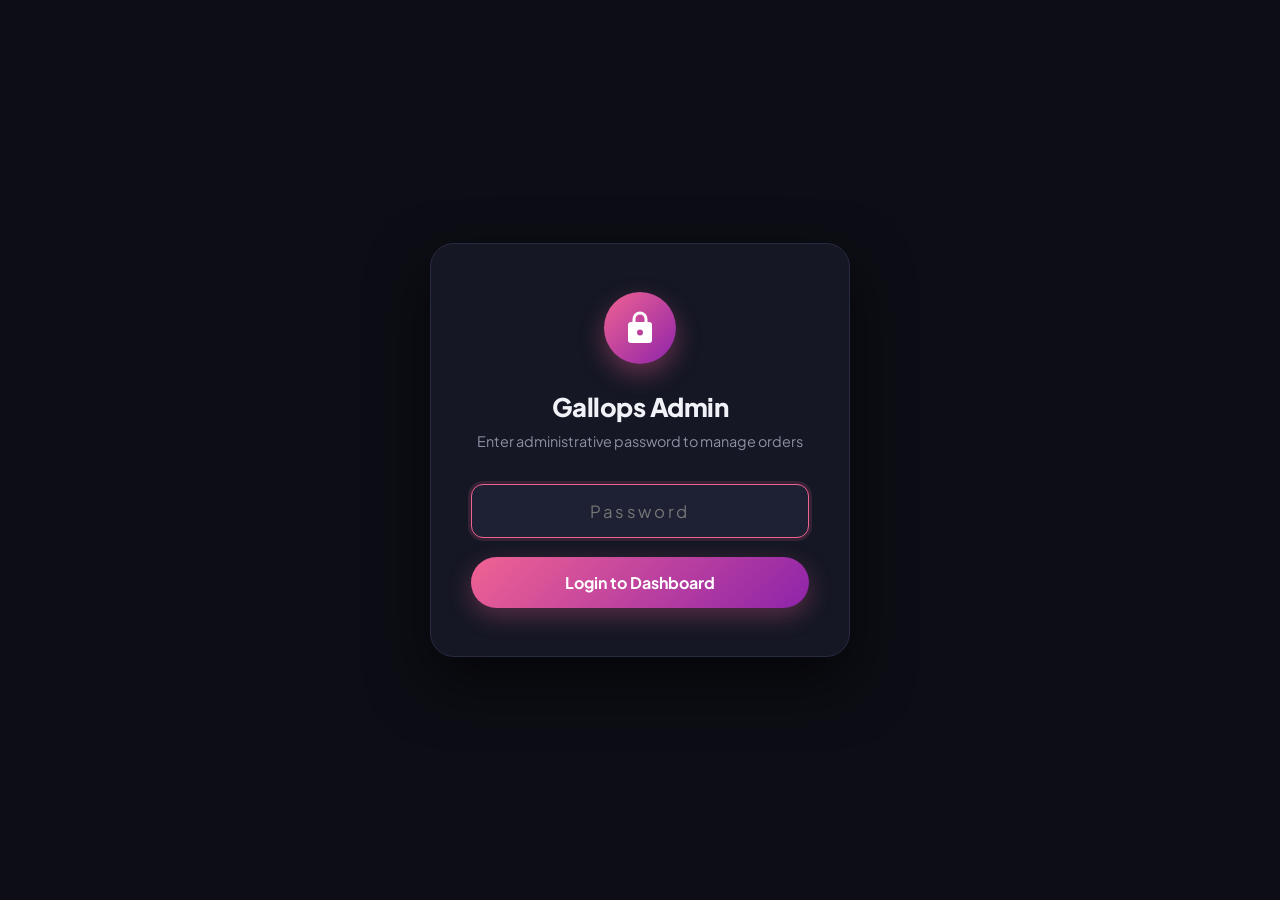
<file: admin.html>
﻿<!DOCTYPE html>
<html lang="en">
<head>
  <meta charset="UTF-8" />
  <meta name="viewport" content="width=device-width, initial-scale=1.0" />
  <meta http-equiv="Cache-Control" content="no-cache, no-store, must-revalidate" />
  <meta http-equiv="Pragma" content="no-cache" />
  <meta http-equiv="Expires" content="0" />
  <title>Gallops Admin - Order Management</title>
  <meta name="theme-color" content="#0d0e15" />
  <meta name="mobile-web-app-capable" content="yes" />
  <meta name="apple-mobile-web-app-capable" content="yes" />
  <meta name="apple-mobile-web-app-status-bar-style" content="black-translucent" />
  <meta name="apple-mobile-web-app-title" content="Gallops Admin" />
  <link rel="icon" href="assets/favicon-32x32.png" type="image/png" />
  <link href="https://fonts.googleapis.com/css2?family=Plus+Jakarta+Sans:wght@400;500;600;700;800&display=swap" rel="stylesheet" />
  <style>
    :root {
      --pink: #f06292;
      --pink-dark: #d81b60;
      --purple: #8e24aa;
      --grad: linear-gradient(135deg, #f06292 0%, #8e24aa 100%);
      --bg: #0d0e15;
      --surface: #151724;
      --surface2: #1e2133;
      --surface3: #282b42;
      --border: #282b40;
      --text: #f0f2f8;
      --text-muted: #8c90a4;
      --green: #10b981;
      --blue: #3b82f6;
      --amber: #f59e0b;
      --red: #ef4444;
    }
    *, *::before, *::after { box-sizing: border-box; margin: 0; padding: 0; }
    body { font-family: 'Plus Jakarta Sans', sans-serif; background: var(--bg); color: var(--text); min-height: 100vh; line-height: 1.5; }

    /* LOGIN SCREEN */
    .login-overlay { position: fixed; inset: 0; background: var(--bg); display: flex; align-items: center; justify-content: center; z-index: 99999; padding: 1.5rem; }
    .login-card { background: var(--surface); border: 1px solid var(--border); border-radius: 24px; padding: 3rem 2.5rem; width: 100%; max-width: 420px; text-align: center; box-shadow: 0 25px 60px rgba(0,0,0,0.6); }
    .login-icon { width: 72px; height: 72px; background: var(--grad); border-radius: 50%; display: flex; align-items: center; justify-content: center; margin: 0 auto 1.5rem; box-shadow: 0 10px 25px rgba(240,98,146,0.35); }
    .login-icon svg { fill: #fff; width: 36px; height: 36px; }
    .login-card h1 { font-size: 1.6rem; font-weight: 800; margin-bottom: 0.3rem; letter-spacing: -0.02em; }
    .login-card p { color: var(--text-muted); font-size: 0.9rem; margin-bottom: 2rem; }
    .login-card input { width: 100%; padding: 0.95rem 1.2rem; background: var(--surface2); border: 1.5px solid var(--border); border-radius: 12px; color: var(--text); font-family: inherit; font-size: 1.05rem; outline: none; margin-bottom: 1.2rem; text-align: center; letter-spacing: 0.15em; transition: border-color .2s; }
    .login-card input:focus { border-color: var(--pink); box-shadow: 0 0 0 3px rgba(240,98,146,0.15); }
    .login-card button { width: 100%; padding: 0.95rem; background: var(--grad); color: #fff; border: none; border-radius: 50px; font-family: inherit; font-size: 1rem; font-weight: 700; cursor: pointer; transition: transform .2s, box-shadow .2s; box-shadow: 0 8px 24px rgba(240,98,146,0.3); }
    .login-card button:hover { transform: translateY(-2px); box-shadow: 0 12px 30px rgba(240,98,146,0.45); }
    .login-err { color: #f87171; font-size: 0.85rem; margin-top: -0.5rem; margin-bottom: 1rem; display: none; font-weight: 600; }
    .login-err.show { display: block; }

    /* HEADER */
    .hdr { background: var(--surface); border-bottom: 1px solid var(--border); padding: 1rem 2rem; display: flex; align-items: center; justify-content: space-between; position: sticky; top: 0; z-index: 1000; }
    .hdr-left { display: flex; align-items: center; gap: 1rem; }
    .pulse-dot { width: 10px; height: 10px; background: var(--green); border-radius: 50%; box-shadow: 0 0 10px var(--green); animation: pulse 2s infinite; }
    @keyframes pulse { 0%, 100% { opacity: 1; transform: scale(1); } 50% { opacity: 0.4; transform: scale(0.8); } }
    .hdr-title { font-size: 1.2rem; font-weight: 800; letter-spacing: -0.01em; background: var(--grad); -webkit-background-clip: text; -webkit-text-fill-color: transparent; }
    .hdr-right { display: flex; align-items: center; gap: 0.75rem; flex-wrap: wrap; }
    .btn { padding: 0.55rem 1.1rem; border-radius: 50px; font-size: 0.82rem; font-weight: 700; cursor: pointer; border: none; font-family: inherit; transition: all .2s; text-decoration: none; display: inline-flex; align-items: center; gap: 0.4rem; }
    .btn-site { background: var(--surface2); color: var(--text-muted); border: 1px solid var(--border); }
    .btn-site:hover { color: var(--text); border-color: var(--text-muted); }
    .btn-refresh { background: rgba(59,130,246,0.15); color: #60a5fa; border: 1px solid rgba(59,130,246,0.3); }
    .btn-refresh:hover { background: rgba(59,130,246,0.25); }
    .btn-export { background: rgba(16,185,129,0.15); color: #34d399; border: 1px solid rgba(16,185,129,0.3); }
    .btn-export:hover { background: rgba(16,185,129,0.25); }
    .btn-logout { background: rgba(239,68,68,0.15); color: #f87171; border: 1px solid rgba(239,68,68,0.3); }
    .btn-logout:hover { background: rgba(239,68,68,0.25); }

    /* LOADING BAR */
    .loader-bar { height: 3px; background: var(--grad); width: 0%; transition: width .3s ease; position: fixed; top: 0; left: 0; z-index: 9999; }

    /* MAIN CONTAINER */
    .main-wrap { max-width: 1560px; margin: 0 auto; padding: 1.8rem 1.5rem 4rem; }

    /* STATS GRID */
    .stats-grid { display: grid; grid-template-columns: repeat(auto-fit, minmax(220px, 1fr)); gap: 1.2rem; margin-bottom: 2rem; }
    .stat-box { background: var(--surface); border: 1px solid var(--border); border-radius: 18px; padding: 1.4rem 1.6rem; position: relative; overflow: hidden; }
    .stat-box::after { content: ''; position: absolute; top: 0; left: 0; width: 4px; height: 100%; background: var(--grad); }
    .stat-label { font-size: 0.78rem; text-transform: uppercase; font-weight: 800; letter-spacing: 0.08em; color: var(--text-muted); margin-bottom: 0.4rem; }
    .stat-num { font-size: 2rem; font-weight: 800; letter-spacing: -0.02em; color: var(--text); }
    .stat-sub { font-size: 0.8rem; color: var(--text-muted); margin-top: 0.2rem; }

    /* TOOLBARS */
    .bar-row { display: flex; align-items: center; justify-content: space-between; gap: 1rem; margin-bottom: 1rem; flex-wrap: wrap; }
    .search-input-wrap { position: relative; flex: 1; min-width: 260px; max-width: 480px; }
    .search-input-wrap svg { position: absolute; left: 1rem; top: 50%; transform: translateY(-50%); width: 17px; height: 17px; fill: var(--text-muted); }
    .search-input { width: 100%; padding: 0.7rem 1rem 0.7rem 2.6rem; background: var(--surface); border: 1.5px solid var(--border); border-radius: 50px; color: var(--text); font-family: inherit; font-size: 0.9rem; outline: none; transition: border-color .2s; }
    .search-input:focus { border-color: var(--pink); }

    .filter-pills { display: flex; align-items: center; gap: 0.5rem; flex-wrap: wrap; }
    .pill { padding: 0.45rem 1rem; border-radius: 50px; background: var(--surface2); color: var(--text-muted); font-size: 0.82rem; font-weight: 700; border: 1px solid var(--border); cursor: pointer; transition: all .2s; }
    .pill:hover { color: var(--text); border-color: var(--pink); }
    .pill.active { background: var(--grad); color: #fff; border-color: transparent; box-shadow: 0 4px 14px rgba(240,98,146,0.35); }
    .order-count-badge { font-size: 0.85rem; font-weight: 700; color: var(--pink); margin-left: auto; }

    .date-filter-bar { background: var(--surface); border: 1px solid var(--border); border-radius: 14px; padding: 0.85rem 1.2rem; display: flex; align-items: center; justify-content: space-between; gap: 1rem; margin-bottom: 1.5rem; flex-wrap: wrap; }
    .date-left { display: flex; align-items: center; gap: 0.6rem; flex-wrap: wrap; }
    .date-lbl { font-size: 0.78rem; font-weight: 800; text-transform: uppercase; color: var(--text-muted); letter-spacing: 0.05em; display: flex; align-items: center; gap: 0.4rem; }
    .dpill { padding: 0.35rem 0.85rem; border-radius: 50px; background: var(--surface2); color: var(--text-muted); font-size: 0.78rem; font-weight: 700; border: 1px solid var(--border); cursor: pointer; }
    .dpill.active { background: var(--grad); color: #fff; border-color: transparent; }
    .date-right { display: flex; align-items: center; gap: 0.8rem; flex-wrap: wrap; }
    .date-pick-item { display: flex; align-items: center; gap: 0.4rem; font-size: 0.8rem; color: var(--text-muted); font-weight: 600; }
    .date-pick-item input { background: var(--surface2); border: 1px solid var(--border); border-radius: 8px; color: var(--text); padding: 0.35rem 0.6rem; font-family: inherit; font-size: 0.8rem; outline: none; }
    .btn-reset-date { padding: 0.35rem 0.8rem; background: var(--surface3); border: 1px solid var(--border); border-radius: 50px; color: var(--text-muted); font-size: 0.78rem; cursor: pointer; font-weight: 700; }
    .btn-reset-date:hover { color: var(--text); }

    /* TABLE */
    .table-card { background: var(--surface); border: 1px solid var(--border); border-radius: 20px; overflow: hidden; box-shadow: 0 10px 40px rgba(0,0,0,0.3); }
    .table-scroll { overflow-x: auto; width: 100%; }
    table { width: 100%; border-collapse: collapse; text-align: left; font-size: 0.86rem; min-width: 1250px; }
    thead th { background: var(--surface2); padding: 0.95rem 1rem; font-size: 0.75rem; text-transform: uppercase; letter-spacing: 0.06em; color: var(--text-muted); font-weight: 800; border-bottom: 1px solid var(--border); white-space: nowrap; }
    tbody td { padding: 1.1rem 1rem; border-bottom: 1px solid var(--border); vertical-align: top; }
    tbody tr:hover { background: rgba(255,255,255,0.02); }

    .oid-badge { font-family: monospace; font-size: 0.85rem; font-weight: 700; color: #f472b6; background: rgba(244,114,182,0.1); padding: 0.25rem 0.55rem; border-radius: 6px; display: inline-block; }
    .date-cell { color: var(--text-muted); font-size: 0.8rem; white-space: nowrap; }
    .cname { font-weight: 700; color: var(--text); font-size: 0.92rem; }
    .cphone { font-size: 0.8rem; color: #60a5fa; text-decoration: none; display: block; margin-top: 0.15rem; }
    .cemail { font-size: 0.78rem; color: var(--text-muted); margin-top: 0.1rem; }
    .addr-box { max-width: 260px; font-size: 0.82rem; color: #cbd5e1; line-height: 1.45; }
    .prod-tag { font-weight: 700; color: var(--text); }
    .qty-badge { background: var(--surface3); color: var(--text-muted); padding: 0.15rem 0.45rem; border-radius: 4px; font-size: 0.75rem; font-weight: 700; margin-left: 0.3rem; }
    .total-val { font-weight: 800; color: var(--green); font-size: 0.95rem; }
    .pay-badge { font-size: 0.72rem; font-weight: 800; text-transform: uppercase; background: var(--surface3); color: var(--text-muted); padding: 0.2rem 0.5rem; border-radius: 4px; display: inline-block; margin-top: 0.25rem; }

    /* STATUS SELECT */
    .st-sel { padding: 0.45rem 0.8rem; border-radius: 8px; font-family: inherit; font-size: 0.82rem; font-weight: 800; cursor: pointer; outline: none; border: 1.5px solid transparent; }
    .st-sel.New { background: rgba(245,158,11,0.15); color: #fbbf24; border-color: rgba(245,158,11,0.35); }
    .st-sel.Confirmed { background: rgba(59,130,246,0.15); color: #60a5fa; border-color: rgba(59,130,246,0.35); }
    .st-sel.Dispatched { background: rgba(142,36,170,0.18); color: #c084fc; border-color: rgba(142,36,170,0.4); }
    .st-sel.Delivered { background: rgba(16,185,129,0.15); color: #34d399; border-color: rgba(16,185,129,0.35); }
    .st-sel.Cancelled { background: rgba(239,68,68,0.15); color: #f87171; border-color: rgba(239,68,68,0.35); }

    /* COURIER & TRACKING ROW */
    .courier-wrap { min-width: 220px; }
    .courier-sel { width: 100%; padding: 0.4rem 0.6rem; background: var(--surface2); border: 1px solid var(--border); border-radius: 6px; color: var(--text); font-family: inherit; font-size: 0.78rem; outline: none; margin-bottom: 0.4rem; }
    .track-input-row { display: flex; gap: 0.35rem; }
    .track-inp { flex: 1; padding: 0.4rem 0.6rem; background: var(--surface2); border: 1px solid var(--border); border-radius: 6px; color: var(--text); font-family: inherit; font-size: 0.78rem; outline: none; }
    .track-inp:focus { border-color: var(--pink); }
    .btn-save-track { padding: 0.4rem 0.65rem; background: var(--grad); color: #fff; border: none; border-radius: 6px; font-family: inherit; font-size: 0.75rem; font-weight: 700; cursor: pointer; }

    /* ACTION BUTTONS */
    .act-btns { display: flex; gap: 0.4rem; align-items: center; }
    .act-btn { padding: 0.4rem 0.7rem; border-radius: 6px; border: none; font-family: inherit; font-size: 0.75rem; font-weight: 700; cursor: pointer; transition: transform .15s; }
    .act-wa { background: #25d366; color: #fff; }
    .act-del { background: rgba(239,68,68,0.15); color: #f87171; border: 1px solid rgba(239,68,68,0.3); }
    .act-del:hover { background: rgba(239,68,68,0.3); }

    /* EMPTY STATE */
    .empty-state { text-align: center; padding: 4rem 1.5rem; display: none; }
    .empty-state svg { width: 64px; height: 64px; fill: var(--text-muted); opacity: 0.4; margin-bottom: 1rem; }
    .empty-state h3 { font-size: 1.25rem; font-weight: 700; color: var(--text); margin-bottom: 0.4rem; }
    .empty-state p { font-size: 0.9rem; color: var(--text-muted); }

    /* TOAST */
    .toast { position: fixed; bottom: 2rem; right: 2rem; background: var(--surface); border: 1px solid var(--border); color: var(--text); padding: 0.9rem 1.4rem; border-radius: 12px; font-size: 0.9rem; font-weight: 600; box-shadow: 0 15px 40px rgba(0,0,0,0.5); z-index: 999999; transform: translateY(120px); opacity: 0; transition: all .3s cubic-bezier(.34,1.56,.64,1); border-left: 4px solid var(--pink); }
    .toast.show { transform: translateY(0); opacity: 1; }
    .toast.err { border-left-color: var(--red); color: #f87171; }
      /* MOBILE APP RESPONSIVE OPTIMIZATIONS */
    @media (max-width: 768px) {
      .hdr { padding: 0.8rem 1rem; flex-direction: column; gap: 0.75rem; align-items: stretch; }
      .hdr-left { justify-content: space-between; }
      .hdr-right { justify-content: space-between; width: 100%; gap: 0.35rem; }
      .hdr-right .btn { padding: 0.45rem 0.65rem; font-size: 0.74rem; flex: 1; justify-content: center; text-align: center; }
      .main-wrap { padding: 1rem 0.75rem 3rem; }
      .stats-grid { grid-template-columns: repeat(2, 1fr); gap: 0.75rem; margin-bottom: 1.2rem; }
      .stat-box { padding: 1rem; border-radius: 14px; }
      .stat-num { font-size: 1.5rem; }
      .stat-label { font-size: 0.7rem; }
      .bar-row { flex-direction: column; align-items: stretch; gap: 0.75rem; }
      .search-input-wrap { max-width: 100%; min-width: 100%; }
      .filter-pills { overflow-x: auto; flex-wrap: nowrap; padding-bottom: 0.3rem; -webkit-overflow-scrolling: touch; width: 100%; }
      .pill { flex-shrink: 0; font-size: 0.75rem; padding: 0.35rem 0.8rem; }
      .date-filter-bar { flex-direction: column; align-items: stretch; gap: 0.75rem; padding: 0.75rem; }
      .date-left { overflow-x: auto; flex-wrap: nowrap; width: 100%; padding-bottom: 0.2rem; }
      .dpill { flex-shrink: 0; }
      .date-right { justify-content: space-between; width: 100%; }
      .date-pick-item input { max-width: 125px; }
      .table-card { border-radius: 14px; }
      .login-card { padding: 2.2rem 1.6rem; border-radius: 20px; }
    }
  </style>
</head>
<body>

  <!-- LOADING PROGRESS -->
  <div class="loader-bar" id="loadBar"></div>

  <!-- LOGIN SCREEN -->
  <div class="login-overlay" id="loginScreen">
    <div class="login-card">
      <div class="login-icon">
        <svg viewBox="0 0 24 24"><path d="M12,17A2,2 0 0,0 14,15C14,13.89 13.1,13 12,13A2,2 0 0,0 10,15A2,2 0 0,0 12,17M18,8A2,2 0 0,1 20,10V20A2,2 0 0,1 18,22H6A2,2 0 0,1 4,20V10C4,8.89 4.89,8 6,8H7V6A5,5 0 0,1 12,1A5,5 0 0,1 17,6V8H18M12,3A3,3 0 0,0 9,6V8H15V6A3,3 0 0,0 12,3Z"/></svg>
      </div>
      <h1>Gallops Admin</h1>
      <p>Enter administrative password to manage orders</p>
      <input type="password" id="passInput" placeholder="Password" autofocus />
      <div class="login-err" id="passErr">Incorrect password. Please try again.</div>
      <button type="button" id="loginBtn">Login to Dashboard</button>
    </div>
  </div>

  <!-- DASHBOARD APP -->
  <div id="adminApp" style="display:none;">
    <!-- HEADER -->
    <header class="hdr">
      <div class="hdr-left">
        <div class="pulse-dot"></div>
        <span class="hdr-title">Gallops Order Dashboard</span>
      </div>
      <div class="hdr-right">
        <a href="index.html" class="btn btn-site" target="_blank">Back to Site &#8599;</a>
        <button type="button" class="btn btn-refresh" id="refreshBtn">&#8635; Refresh</button>
        <button type="button" class="btn btn-export" id="exportBtn">&#8681; Export CSV</button>
        <button type="button" class="btn btn-logout" id="logoutBtn">Logout</button>
      </div>
    </header>

    <main class="main-wrap">
      <!-- STATS CARDS -->
      <section class="stats-grid">
        <div class="stat-box">
          <div class="stat-label">Total Orders</div>
          <div class="stat-num" id="statTotal">0</div>
          <div class="stat-sub" id="statTotalSub">All time</div>
        </div>
        <div class="stat-box">
          <div class="stat-label">Active Revenue</div>
          <div class="stat-num" id="statRevenue">Rs.0</div>
          <div class="stat-sub">Excludes cancelled</div>
        </div>
        <div class="stat-box">
          <div class="stat-label">New Orders</div>
          <div class="stat-num" id="statNew" style="color:var(--amber);">0</div>
          <div class="stat-sub">Pending confirmation</div>
        </div>
        <div class="stat-box">
          <div class="stat-label">Delivered</div>
          <div class="stat-num" id="statDelivered" style="color:var(--green);">0</div>
          <div class="stat-sub">Completed orders</div>
        </div>
      </section>

      <!-- SEARCH & STATUS FILTERS -->
      <section class="bar-row">
        <div class="search-input-wrap">
          <svg viewBox="0 0 24 24"><path d="M9.5,3A6.5,6.5 0 0,1 16,9.5C16,11.11 15.41,12.59 14.44,13.73L14.71,14H15.5L20.5,19L19,20.5L14,15.5V14.71L13.73,14.44C12.59,15.41 11.11,16 9.5,16A6.5,6.5 0 0,1 3,9.5A6.5,6.5 0 0,1 9.5,3M9.5,5C7,5 5,7 5,9.5C5,12 7,14 9.5,14C12,14 14,12 14,9.5C14,7 12,5 9.5,5Z"/></svg>
          <input type="text" id="searchInp" class="search-input" placeholder="Search by customer name, phone, city, order ID..." />
        </div>
        <div class="filter-pills">
          <button class="pill active" data-filter="All">All (<span id="cntAll">0</span>)</button>
          <button class="pill" data-filter="New">New (<span id="cntNew">0</span>)</button>
          <button class="pill" data-filter="Confirmed">Confirmed (<span id="cntConfirmed">0</span>)</button>
          <button class="pill" data-filter="Dispatched">Dispatched (<span id="cntDispatched">0</span>)</button>
          <button class="pill" data-filter="Delivered">Delivered (<span id="cntDelivered">0</span>)</button>
          <button class="pill" data-filter="Cancelled">Cancelled (<span id="cntCancelled">0</span>)</button>
        </div>
        <span class="order-count-badge" id="countBadge">0 orders</span>
      </section>

      <!-- DATE & MONTH FILTER BAR -->
      <section class="date-filter-bar">
        <div class="date-left">
          <span class="date-lbl">&#128197; Date Filter:</span>
          <button class="dpill active" data-period="all">All Dates</button>
          <button class="dpill" data-period="today">Today</button>
          <button class="dpill" data-period="yesterday">Yesterday</button>
          <button class="dpill" data-period="this_month">This Month</button>
          <button class="dpill" data-period="last_month">Last Month</button>
        </div>
        <div class="date-right">
          <div class="date-pick-item">
            <span>Date Wise:</span>
            <input type="date" id="datePicker" />
          </div>
          <div class="date-pick-item">
            <span>Month Wise:</span>
            <input type="month" id="monthPicker" />
          </div>
          <button type="button" class="btn-reset-date" id="resetDateBtn">Reset Date</button>
        </div>
      </section>

      <!-- ORDERS TABLE -->
      <section class="table-card">
        <div class="table-scroll">
          <table>
            <thead>
              <tr>
                <th>Order ID</th>
                <th>Date &amp; Time</th>
                <th>Customer</th>
                <th>Address</th>
                <th>Product</th>
                <th>Total</th>
                <th>Status</th>
                <th>Courier &amp; Tracking ID</th>
                <th>Actions</th>
              </tr>
            </thead>
            <tbody id="ordersBody"></tbody>
          </table>
        </div>
        <div class="empty-state" id="emptyState">
          <svg viewBox="0 0 24 24"><path d="M19,18H6L5.25,15.25L3.8,10.2L3,7.5V4H21V7.5L20.2,10.2L18.75,15.25L18,18M12,2A10,10 0 0,0 2,12A10,10 0 0,0 12,22A10,10 0 0,0 22,12A10,10 0 0,0 12,2Z"/></svg>
          <h3>No Orders Found</h3>
          <p>There are no orders matching your selected filters or search query.</p>
        </div>
      </section>
    </main>
  </div>

  <!-- TOAST NOTIFICATION -->
  <div class="toast" id="toast"></div>

  <script>
    // ==========================================
    // GALLOPS ADMIN CORE LOGIC - ROBUST & DIRECT
    // ==========================================
    var ADMIN_PASS = 'gallops2024';
    // Exact verified working Google Apps Script Web App URL
    var SCRIPT_URL = 'https://script.google.com/macros/s/AKfycbzgXg2FweIGDLBnGDjhxsAhmqav6FNTYjhVxt2UrRpqYOOHzF0sd15Oisd8WofCz9oE/exec';
    
    var allOrders = [];
    var currentFilter = 'All';
    var currentSearch = '';
    var currentDatePeriod = 'all'; // 'all', 'today', 'yesterday', 'this_month', 'last_month', 'custom_date', 'custom_month'
    var customDateVal = '';
    var customMonthVal = '';

    // TOAST
    function showToast(msg, isErr) {
      var t = document.getElementById('toast');
      t.textContent = msg;
      t.className = 'toast show' + (isErr ? ' err' : '');
      setTimeout(function() { t.className = 'toast'; }, 3500);
    }

    function setProgress(pct) {
      document.getElementById('loadBar').style.width = pct + '%';
    }

    // LOGIN
    function doLogin() {
      var pwd = document.getElementById('passInput').value;
      if (pwd === ADMIN_PASS) {
        sessionStorage.setItem('g_admin_logged', '1');
        document.getElementById('loginScreen').style.display = 'none';
        document.getElementById('adminApp').style.display = 'block';
        initApp();
      } else {
        document.getElementById('passErr').classList.add('show');
        document.getElementById('passInput').value = '';
      }
    }
    document.getElementById('loginBtn').onclick = doLogin;
    document.getElementById('passInput').onkeydown = function(e) { if (e.key === 'Enter') doLogin(); };
    document.getElementById('logoutBtn').onclick = function() {
      sessionStorage.removeItem('g_admin_logged');
      location.reload();
    };

    if (sessionStorage.getItem('g_admin_logged')) {
      document.getElementById('loginScreen').style.display = 'none';
      document.getElementById('adminApp').style.display = 'block';
      initApp();
    }

    // DATE PARSING & FORMATTING (ROCK-SOLID)
    function parseOrderDate(dateVal) {
      if (!dateVal) return null;
      if (dateVal instanceof Date) return isNaN(dateVal.getTime()) ? null : dateVal;
      var str = String(dateVal).trim();
      if (!str || str === '-') return null;

      var d = new Date(str);
      if (!isNaN(d.getTime())) {
        var dmMatch = str.match(/^(\d{1,2})[\/-](\d{1,2})[\/-](\d{4})(?:[,\s]+(\d{1,2}):(\d{1,2})(?::(\d{1,2}))?\s*(am|pm)?)?/i);
        if (dmMatch) {
          var day = parseInt(dmMatch[1], 10);
          var mon = parseInt(dmMatch[2], 10) - 1;
          var yr = parseInt(dmMatch[3], 10);
          var hr = dmMatch[4] ? parseInt(dmMatch[4], 10) : 0;
          var min = dmMatch[5] ? parseInt(dmMatch[5], 10) : 0;
          var sec = dmMatch[6] ? parseInt(dmMatch[6], 10) : 0;
          var ampm = dmMatch[7] ? dmMatch[7].toLowerCase() : '';
          if (ampm === 'pm' && hr < 12) hr += 12;
          if (ampm === 'am' && hr === 12) hr = 0;
          return new Date(yr, mon, day, hr, min, sec);
        }
        return d;
      }

      var ymMatch = str.match(/^(\d{4})[\/-](\d{1,2})[\/-](\d{1,2})(?:[,\sT]+(\d{1,2}):(\d{1,2})(?::(\d{1,2}))?\s*(am|pm)?)?/i);
      if (ymMatch) {
        var yr = parseInt(ymMatch[1], 10);
        var mon = parseInt(ymMatch[2], 10) - 1;
        var day = parseInt(ymMatch[3], 10);
        var hr = ymMatch[4] ? parseInt(ymMatch[4], 10) : 0;
        var min = ymMatch[5] ? parseInt(ymMatch[5], 10) : 0;
        var sec = ymMatch[6] ? parseInt(ymMatch[6], 10) : 0;
        var ampm = ymMatch[7] ? ymMatch[7].toLowerCase() : '';
        if (ampm === 'pm' && hr < 12) hr += 12;
        if (ampm === 'am' && hr === 12) hr = 0;
        return new Date(yr, mon, day, hr, min, sec);
      }

      return null;
    }

    function formatDisplayDate(dateVal) {
      if (!dateVal) return '-';
      var d = parseOrderDate(dateVal);
      if (!d) return String(dateVal);
      var months = ['Jan','Feb','Mar','Apr','May','Jun','Jul','Aug','Sep','Oct','Nov','Dec'];
      var day = ('0' + d.getDate()).slice(-2);
      var mon = months[d.getMonth()];
      var year = d.getFullYear();
      var hours = d.getHours();
      var mins = ('0' + d.getMinutes()).slice(-2);
      var ampm = hours >= 12 ? 'PM' : 'AM';
      hours = hours % 12 || 12;
      return day + ' ' + mon + ' ' + year + '<br><span style="color:#64748b;font-size:0.75rem;">' + ('0' + hours).slice(-2) + ':' + mins + ' ' + ampm + '</span>';
    }

    function getLocalDateStr(d) {
      if (!d) return '';
      return d.getFullYear() + '-' + ('0' + (d.getMonth() + 1)).slice(-2) + '-' + ('0' + d.getDate()).slice(-2);
    }

    function getLocalMonthStr(d) {
      if (!d) return '';
      return d.getFullYear() + '-' + ('0' + (d.getMonth() + 1)).slice(-2);
    }

    function orderMatchesDate(o) {
      if (currentDatePeriod === 'all') return true;
      var d = parseOrderDate(o.date);
      if (!d) return true; // Keep visible if date couldn't be parsed
      var orderDateStr = getLocalDateStr(d);
      var orderMonthStr = getLocalMonthStr(d);

      var now = new Date();
      var todayStr = getLocalDateStr(now);
      var yest = new Date(now.getFullYear(), now.getMonth(), now.getDate() - 1);
      var yesterdayStr = getLocalDateStr(yest);
      var thisMonthStr = getLocalMonthStr(now);
      var lastMonthDate = new Date(now.getFullYear(), now.getMonth() - 1, 1);
      var lastMonthStr = getLocalMonthStr(lastMonthDate);

      if (currentDatePeriod === 'today') return orderDateStr === todayStr;
      if (currentDatePeriod === 'yesterday') return orderDateStr === yesterdayStr;
      if (currentDatePeriod === 'this_month') return orderMonthStr === thisMonthStr;
      if (currentDatePeriod === 'last_month') return orderMonthStr === lastMonthStr;
      if (currentDatePeriod === 'custom_date') return orderDateStr === customDateVal;
      if (currentDatePeriod === 'custom_month') return orderMonthStr === customMonthVal;
      return true;
    }

    // LOCAL OVERRIDES (STATUS & COURIER CACHING)
    var STATUS_KEY = 'gallops_status_overrides';
    var COURIER_KEY = 'gallops_courier_tracking_data';
    var DELETED_KEY = 'gallops_deleted_orders_v2';

    function getOverrides() {
      try { return JSON.parse(localStorage.getItem(STATUS_KEY) || '{}'); } catch(e) { return {}; }
    }
    function saveOverride(id, st) {
      var o = getOverrides();
      o[String(id).trim()] = String(st).trim();
      localStorage.setItem(STATUS_KEY, JSON.stringify(o));
    }

    function getCourierData() {
      try { return JSON.parse(localStorage.getItem(COURIER_KEY) || '{}'); } catch(e) { return {}; }
    }
    function saveCourierData(id, courier, trackingNo) {
      var map = getCourierData();
      map[String(id).trim()] = { courier: courier, trackingNo: trackingNo };
      localStorage.setItem(COURIER_KEY, JSON.stringify(map));
    }

    function getDeletedIds() {
      try { return JSON.parse(localStorage.getItem(DELETED_KEY) || '[]'); } catch(e) { return []; }
    }

    // LOAD ORDERS (DIRECT & FAILSAFE)
    var isFirstLoad = true;
    function loadOrders() {
      setProgress(35);
      fetch(SCRIPT_URL)
        .then(function(res) { return res.json(); })
        .then(function(data) {
          setProgress(100);
          var raw = (data && data.orders) ? data.orders : [];
          var overrides = getOverrides();
          var courierMap = getCourierData();
          var deletedList = getDeletedIds();

          // 1. Filter out completely blank test rows
          var valid = raw.filter(function(o) {
            if (!o) return false;
            var name = String(o.name || '').trim();
            var phone = String(o.mobile || '').trim();
            return name !== '' && name !== '-' && phone !== '' && phone !== '-';
          });

          // 2. Clean and deduplicate by Order ID
          var seen = {};
          var unique = [];
          for (var i = 0; i < valid.length; i++) {
            var ord = valid[i];
            ord.id = String(ord.id || '').trim();
            if (ord.id && !seen[ord.id]) {
              seen[ord.id] = true;
              unique.push(ord);
            }
          }

          // 3. Apply admin overrides and local courier cache
          allOrders = unique.filter(function(o) {
            return deletedList.indexOf(o.id) === -1;
          }).map(function(o) {
            var cid = o.id;
            if (overrides[cid]) {
              o.status = overrides[cid];
            } else if (!o.status || o.status === '-') {
              o.status = 'New';
            }

            if (courierMap[cid]) {
              if (!o.courier && courierMap[cid].courier) o.courier = courierMap[cid].courier;
              if (!o.trackingNo && courierMap[cid].trackingNo) o.trackingNo = courierMap[cid].trackingNo;
            }
            return o;
          });

          renderAll();

          if (isFirstLoad) {
            isFirstLoad = false;
            var newCount = allOrders.filter(function(o) { return o.status === 'New'; }).length;
            if (newCount > 0) showToast(newCount + ' new order' + (newCount > 1 ? 's' : '') + ' waiting!');
          }
          setTimeout(function() { setProgress(0); }, 400);
        })
        .catch(function(err) {
          setProgress(0);
          showToast('Could not fetch orders. Please check connection.', true);
          console.error(err);
        });
    }

    // STATS & COUNTERS
    function renderStats() {
      var dateOrders = allOrders.filter(orderMatchesDate);
      var total = dateOrders.length;
      var activeOrders = dateOrders.filter(function(o) { return String(o.status || '').toLowerCase().trim() !== 'cancelled'; });
      var rev = activeOrders.reduce(function(sum, o) { return sum + (parseInt(o.total) || 0); }, 0);
      var newOrders = dateOrders.filter(function(o) { return String(o.status || '').toLowerCase().trim() === 'new'; }).length;
      var delivered = dateOrders.filter(function(o) { return String(o.status || '').toLowerCase().trim() === 'delivered'; }).length;

      document.getElementById('statTotal').textContent = total;
      document.getElementById('statRevenue').textContent = 'Rs.' + rev;
      document.getElementById('statNew').textContent = newOrders;
      document.getElementById('statDelivered').textContent = delivered;

      // Update Tab Pill Counts
      document.getElementById('cntAll').textContent = allOrders.filter(orderMatchesDate).length;
      document.getElementById('cntNew').textContent = allOrders.filter(orderMatchesDate).filter(function(o){ return String(o.status||'').toLowerCase()==='new'; }).length;
      document.getElementById('cntConfirmed').textContent = allOrders.filter(orderMatchesDate).filter(function(o){ return String(o.status||'').toLowerCase()==='confirmed'; }).length;
      document.getElementById('cntDispatched').textContent = allOrders.filter(orderMatchesDate).filter(function(o){ return String(o.status||'').toLowerCase()==='dispatched'; }).length;
      document.getElementById('cntDelivered').textContent = allOrders.filter(orderMatchesDate).filter(function(o){ return String(o.status||'').toLowerCase()==='delivered'; }).length;
      document.getElementById('cntCancelled').textContent = allOrders.filter(orderMatchesDate).filter(function(o){ return String(o.status||'').toLowerCase()==='cancelled'; }).length;
    }

    // FILTER ORDERS
    function getFiltered() {
      var list = allOrders.slice();
      list = list.filter(orderMatchesDate);

      if (currentFilter !== 'All') {
        var fLower = currentFilter.toLowerCase().trim();
        list = list.filter(function(o) {
          return String(o.status || '').toLowerCase().trim() === fLower;
        });
      }

      if (currentSearch) {
        var q = currentSearch.toLowerCase().trim();
        list = list.filter(function(o) {
          return String(o.name || '').toLowerCase().indexOf(q) !== -1 ||
                 String(o.mobile || '').indexOf(q) !== -1 ||
                 String(o.city || '').toLowerCase().indexOf(q) !== -1 ||
                 String(o.id || '').toLowerCase().indexOf(q) !== -1 ||
                 String(o.email || '').toLowerCase().indexOf(q) !== -1;
        });
      }

      return list;
    }

    // RENDER TABLE
    function renderTable() {
      var orders = getFiltered();
      var tbody = document.getElementById('ordersBody');
      var empty = document.getElementById('emptyState');

      document.getElementById('countBadge').textContent = orders.length + ' order' + (orders.length !== 1 ? 's' : '');

      if (!orders.length) {
        tbody.innerHTML = '';
        empty.style.display = 'block';
        return;
      }
      empty.style.display = 'none';

      tbody.innerHTML = orders.map(function(o) {
        var st = String(o.status || 'New').trim();
        var courierVal = o.courier || '';
        var trackingVal = o.trackingNo || '';

        var couriers = ['', 'DTDC Express', 'Delhivery', 'Blue Dart', 'India Post', 'Shree Tirupati Courier', 'Trackon Courier', 'Other'];
        var courierOptions = couriers.map(function(c) {
          return '<option value="' + c + '"' + (courierVal === c ? ' selected' : '') + '>' + (c || '-- Select Courier --') + '</option>';
        }).join('');

        return '<tr>' +
          '<td><span class="oid-badge">' + (o.id || '-') + '</span></td>' +
          '<td class="date-cell">' + formatDisplayDate(o.date) + '</td>' +
          '<td>' +
            '<div class="cname">' + (o.name || '-') + '</div>' +
            '<a href="tel:' + (o.mobile || '') + '" class="cphone">&#9742; +91 ' + (o.mobile || '-') + '</a>' +
            (o.email ? '<div class="cemail">' + o.email + '</div>' : '') +
          '</td>' +
          '<td>' +
            '<div class="addr-box">' +
              (o.address || '') + (o.landmark ? ', Near ' + o.landmark : '') + '<br>' +
              (o.city || '') + ', ' + (o.state || '') + ' - ' + (o.pincode || '') +
            '</div>' +
          '</td>' +
          '<td>' +
            '<span class="prod-tag">Gallops ' + (o.size || '') + ' Cup</span>' +
            '<span class="qty-badge">x' + (o.qty || 1) + '</span>' +
          '</td>' +
          '<td>' +
            '<div class="total-val">Rs.' + (o.total || 0) + '</div>' +
            '<span class="pay-badge">' + (o.payment || 'COD') + '</span>' +
          '</td>' +
          '<td>' +
            '<select class="st-sel ' + st + '" data-id="' + o.id + '" onchange="changeStatus(this)">' +
              ['New','Confirmed','Dispatched','Delivered','Cancelled'].map(function(s) {
                return '<option value="' + s + '"' + (st === s ? ' selected' : '') + '>' + s + '</option>';
              }).join('') +
            '</select>' +
          '</td>' +
          '<td>' +
            '<div class="courier-wrap">' +
              '<select class="courier-sel" data-id="' + o.id + '" onchange="saveRowCourier(\'' + o.id + '\')">' + courierOptions + '</select>' +
              '<div class="track-input-row">' +
                '<input type="text" class="track-inp" placeholder="Tracking ID..." value="' + trackingVal + '" data-id="' + o.id + '" onkeydown="if(event.key===\'Enter\') saveRowCourier(\'' + o.id + '\')" />' +
                '<button type="button" class="btn-save-track" onclick="saveRowCourier(\'' + o.id + '\')">Save</button>' +
              '</div>' +
            '</div>' +
          '</td>' +
          '<td>' +
            '<div class="act-btns">' +
              '<button type="button" class="act-btn act-wa" onclick="sendWA(\'' + o.id + '\')" title="Send WhatsApp Confirmation">&#128172; WhatsApp</button>' +
              '<button type="button" class="act-btn act-del" onclick="deleteOrder(\'' + o.id + '\')" title="Delete Order">&#128465;</button>' +
            '</div>' +
          '</td>' +
        '</tr>';
      }).join('');
    }

    function renderAll() {
      renderStats();
      renderTable();
    }

    // STATUS CHANGE (IMMEDIATE + SYNC)
    function changeStatus(sel) {
      var newStatus = String(sel.value || '').trim();
      sel.className = 'st-sel ' + newStatus;
      var id = String(sel.dataset.id || '').trim();

      var ord = allOrders.find(function(o) { return o.id === id; });
      if (ord) ord.status = newStatus;

      saveOverride(id, newStatus);
      renderAll();
      showToast('Order ' + id + ' updated to ' + newStatus);

      // Send to Google Sheets
      fetch(SCRIPT_URL + '?action=updateStatus&id=' + encodeURIComponent(id) + '&status=' + encodeURIComponent(newStatus), { mode: 'no-cors' }).catch(function(){});
      fetch(SCRIPT_URL, {
        method: 'POST',
        headers: { 'Content-Type': 'text/plain;charset=utf-8' },
        body: JSON.stringify({ action: 'updateStatus', id: id, status: newStatus })
      }).catch(function(){});
    }

    // COURIER SAVE
    function saveRowCourier(id) {
      id = String(id).trim();
      var row = document.querySelector('select.courier-sel[data-id="' + id + '"]');
      var inp = document.querySelector('input.track-inp[data-id="' + id + '"]');
      if (!row || !inp) return;

      var courierVal = row.value.trim();
      var trackVal = inp.value.trim();

      var ord = allOrders.find(function(o) { return o.id === id; });
      if (ord) {
        ord.courier = courierVal;
        ord.trackingNo = trackVal;
      }

      saveCourierData(id, courierVal, trackVal);
      showToast('Courier & Tracking saved for ' + id);

      fetch(SCRIPT_URL + '?action=updateCourier&id=' + encodeURIComponent(id) + '&courier=' + encodeURIComponent(courierVal) + '&trackingNo=' + encodeURIComponent(trackVal), { mode: 'no-cors' }).catch(function(){});
      fetch(SCRIPT_URL, {
        method: 'POST',
        headers: { 'Content-Type': 'text/plain;charset=utf-8' },
        body: JSON.stringify({ action: 'updateCourier', id: id, courier: courierVal, trackingNo: trackVal })
      }).catch(function(){});
    }

    // WHATSAPP
    function sendWA(id) {
      var o = allOrders.find(function(x) { return x.id === id; });
      if (!o) return;
      var phone = String(o.mobile || '').replace(/\D/g, '').slice(-10);
      var msg = 'Hello ' + o.name + '! Your Gallops Menstrual Cup order (' + o.id + ') is confirmed! We will dispatch your Gallops ' + (o.size || '') + ' Cup (Qty: ' + (o.qty || 1) + ', Rs.' + (o.total || '') + ') within 24-48 hours. Thank you for choosing Gallops!';
      window.open('https://wa.me/91' + phone + '?text=' + encodeURIComponent(msg), '_blank');
    }

    // DELETE ORDER
    function deleteOrder(id) {
      var ord = allOrders.find(function(o) { return o.id === id; });
      var name = ord ? ord.name : id;
      if (!confirm('Are you sure you want to delete order ' + id + ' (' + name + ')?')) return;

      var delList = getDeletedIds();
      if (delList.indexOf(id) === -1) delList.push(id);
      localStorage.setItem(DELETED_KEY, JSON.stringify(delList));

      allOrders = allOrders.filter(function(o) { return o.id !== id; });
      renderAll();
      showToast('Order ' + id + ' deleted');

      fetch(SCRIPT_URL + '?action=deleteOrder&id=' + encodeURIComponent(id), { mode: 'no-cors' }).catch(function(){});
    }

    // EXPORT CSV
    document.getElementById('exportBtn').onclick = function() {
      var list = getFiltered();
      if (!list.length) { showToast('No orders to export', true); return; }
      var headers = ['Order ID','Date','Name','Mobile','Email','Address','Landmark','City','State','PIN','Size','Qty','Total','Payment','Status','Courier','Tracking ID'];
      var rows = list.map(function(o) {
        return [
          o.id, '"' + (o.date || '') + '"', '"' + (o.name || '') + '"', o.mobile, o.email,
          '"' + (o.address || '') + '"', '"' + (o.landmark || '') + '"', o.city, o.state, o.pincode,
          o.size, o.qty, o.total, o.payment, o.status, '"' + (o.courier || '') + '"', '"' + (o.trackingNo || '') + '"'
        ].join(',');
      });
      var csv = [headers.join(',')].concat(rows).join('\n');
      var blob = new Blob([csv], { type: 'text/csv;charset=utf-8;' });
      var a = document.createElement('a');
      a.href = URL.createObjectURL(blob);
      a.download = 'gallops_orders_' + new Date().toISOString().slice(0,10) + '.csv';
      a.click();
      showToast('Exported ' + list.length + ' orders!');
    };

    // SEARCH & FILTER EVENTS
    document.getElementById('searchInp').oninput = function() {
      currentSearch = this.value;
      renderTable();
    };

    document.querySelectorAll('.pill').forEach(function(btn) {
      btn.onclick = function() {
        document.querySelectorAll('.pill').forEach(function(b) { b.classList.remove('active'); });
        btn.classList.add('active');
        currentFilter = btn.dataset.filter;
        renderTable();
      };
    });

    document.querySelectorAll('.dpill').forEach(function(btn) {
      btn.onclick = function() {
        document.querySelectorAll('.dpill').forEach(function(b) { b.classList.remove('active'); });
        btn.classList.add('active');
        currentDatePeriod = btn.dataset.period;
        customDateVal = '';
        customMonthVal = '';
        document.getElementById('datePicker').value = '';
        document.getElementById('monthPicker').value = '';
        renderAll();
      };
    });

    document.getElementById('datePicker').onchange = function() {
      if (this.value) {
        customDateVal = this.value;
        customMonthVal = '';
        document.getElementById('monthPicker').value = '';
        currentDatePeriod = 'custom_date';
        document.querySelectorAll('.dpill').forEach(function(b) { b.classList.remove('active'); });
        renderAll();
      }
    };

    document.getElementById('monthPicker').onchange = function() {
      if (this.value) {
        customMonthVal = this.value;
        customDateVal = '';
        document.getElementById('datePicker').value = '';
        currentDatePeriod = 'custom_month';
        document.querySelectorAll('.dpill').forEach(function(b) { b.classList.remove('active'); });
        renderAll();
      }
    };

    document.getElementById('resetDateBtn').onclick = function() {
      document.querySelectorAll('.dpill').forEach(function(b) { b.classList.remove('active'); });
      var allPill = document.querySelector('.dpill[data-period="all"]');
      if (allPill) allPill.classList.add('active');
      currentDatePeriod = 'all';
      customDateVal = '';
      customMonthVal = '';
      document.getElementById('datePicker').value = '';
      document.getElementById('monthPicker').value = '';
      renderAll();
    };

    document.getElementById('refreshBtn').onclick = function() {
      showToast('Refreshing orders...');
      loadOrders();
    };

    function initApp() {
      loadOrders();
      setInterval(loadOrders, 60000); // 60s auto refresh
    }
  </script>
</body>
</html>
</file>
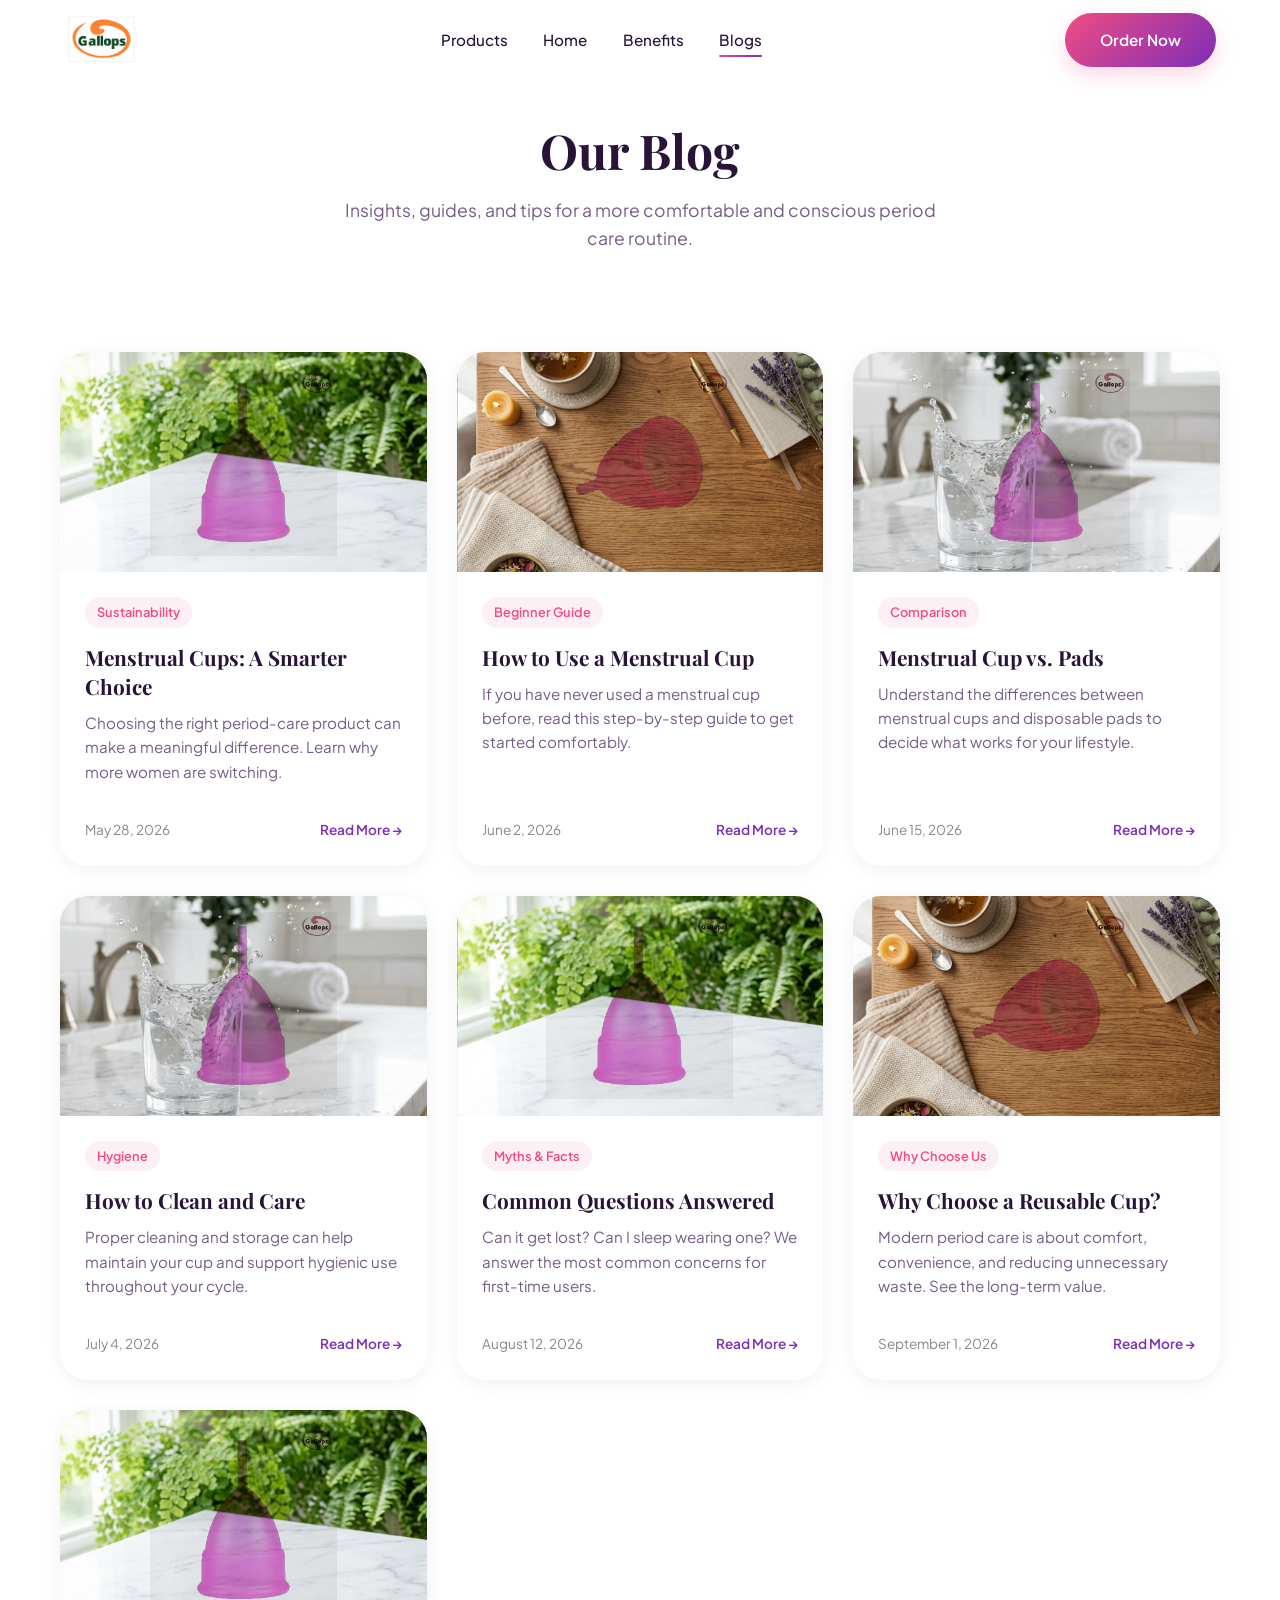
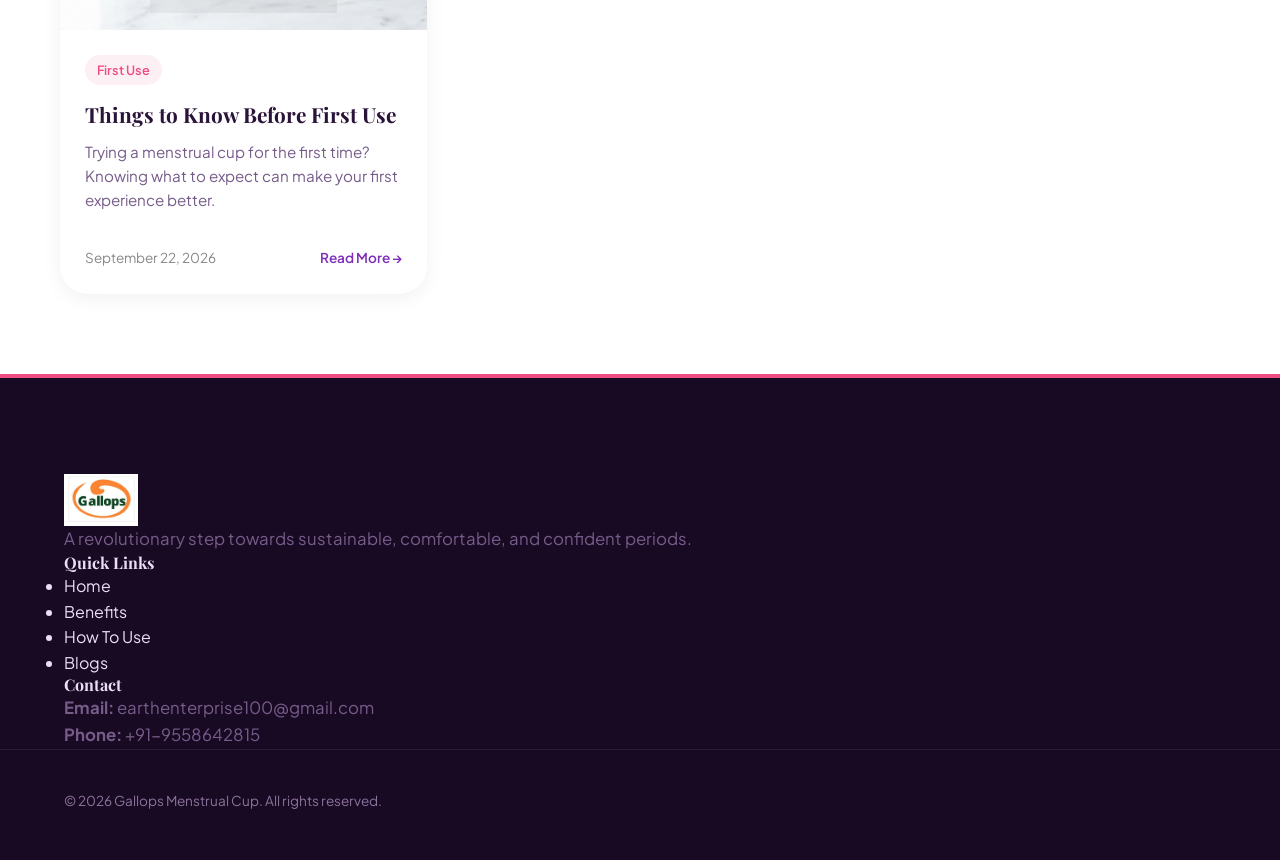
<file: blogs.html>
﻿<!DOCTYPE html>
<html lang="en">
<head>
  <meta charset="UTF-8">
  <meta name="viewport" content="width=device-width, initial-scale=1.0">
  <title>Gallops Menstrual Cup Blog | Reusable Period Care</title>
  <meta name="description" content="Read the Gallops Menstrual Cup blog for guides, tips, and insights on making the switch to a smarter, more sustainable period care choice.">
  <link rel="icon" type="image/png" sizes="32x32" href="assets/favicon-32x32.png">
  <meta name="theme-color" content="#f06292">
  <link rel="stylesheet" href="styles.css">
  <style>
    .blog-header {
      background: var(--surface);
      padding: 120px 20px 60px;
      text-align: center;
    }
    .blog-header h1 {
      font-family: 'Playfair Display', serif;
      font-size: 3rem;
      margin-bottom: 1rem;
      color: var(--text-dark);
    }
    .blog-header p {
      font-size: 1.1rem;
      color: var(--text-muted);
      max-width: 600px;
      margin: 0 auto;
    }
    .blog-grid {
      display: grid;
      grid-template-columns: repeat(auto-fit, minmax(300px, 1fr));
      gap: 30px;
      max-width: 1200px;
      margin: 0 auto;
      padding: 40px 20px 80px;
    }
    .blog-card {
      background: var(--white);
      border-radius: var(--radius-lg);
      overflow: hidden;
      box-shadow: 0 4px 20px rgba(0,0,0,0.06);
      border: 1px solid var(--border-light);
      display: flex;
      flex-direction: column;
      transition: transform 0.3s ease, box-shadow 0.3s ease;
      cursor: pointer;
      text-decoration: none;
      color: inherit;
    }
    .blog-card:hover {
      transform: translateY(-5px);
      box-shadow: 0 10px 30px rgba(0,0,0,0.1);
    }
    .blog-image-wrapper {
      width: 100%;
      height: 220px;
      background-size: cover;
      background-position: center;
      display: flex;
      align-items: center;
      justify-content: center;
      overflow: hidden;
    }
    .blog-image-wrapper img {
      max-height: 85%;
      max-width: 85%;
      object-fit: contain;
      mix-blend-mode: multiply;
      filter: contrast(1.1) brightness(0.95);
    }
    .blog-content {
      padding: 25px;
      display: flex;
      flex-direction: column;
      flex-grow: 1;
    }
    .blog-tag {
      background: #fdf0f4;
      color: var(--primary-pink);
      font-size: 0.8rem;
      font-weight: 600;
      padding: 5px 12px;
      border-radius: 20px;
      display: inline-block;
      align-self: flex-start;
      margin-bottom: 15px;
    }
    .blog-title {
      font-family: 'Playfair Display', serif;
      font-size: 1.3rem;
      margin-bottom: 10px;
      color: var(--text-dark);
      line-height: 1.4;
    }
    .blog-excerpt {
      color: var(--text-muted);
      font-size: 0.95rem;
      line-height: 1.6;
      margin-bottom: 20px;
      flex-grow: 1;
    }
    .blog-footer {
      display: flex;
      justify-content: space-between;
      align-items: center;
      border-top: 1px solid var(--border-light);
      padding-top: 15px;
      font-size: 0.85rem;
      color: #888;
    }
    .read-more {
      color: var(--primary-purple);
      font-weight: 600;
      text-decoration: none;
    }
    .blog-card:hover .read-more {
      color: var(--primary-pink);
    }
    
    /* Modal styles */
    .blog-modal {
      display: none;
      position: fixed;
      top: 0; left: 0; right: 0; bottom: 0;
      background: rgba(0,0,0,0.6);
      z-index: 1000;
      overflow-y: auto;
      padding: 40px 20px;
    }
    .blog-modal.show {
      display: block;
    }
    .modal-content {
      background: var(--white);
      max-width: 800px;
      margin: 0 auto;
      border-radius: var(--radius-lg);
      padding: 50px;
      position: relative;
    }
    .modal-close {
      position: absolute;
      top: 20px; right: 20px;
      background: none; border: none;
      font-size: 2rem;
      cursor: pointer;
      color: var(--text-muted);
    }
    .modal-body h2 {
      font-family: 'Playfair Display', serif;
      color: var(--primary-purple);
      font-size: 2.2rem;
      margin-bottom: 25px;
    }
    .modal-body h3 {
      color: var(--text-dark);
      margin: 25px 0 15px;
    }
    .modal-body p {
      color: var(--text-muted);
      line-height: 1.8;
      margin-bottom: 15px;
      font-size: 1.05rem;
    }
    .modal-body ul {
      margin-bottom: 15px; padding-left: 20px; color: var(--text-muted); line-height: 1.8;
    }
    .modal-body li { margin-bottom: 8px; }

    @media (max-width: 768px) {
      .modal-content { padding: 30px 20px; }
      .modal-body h2 { font-size: 1.8rem; }
    }
  </style>
</head>
<body>

  <!-- Header -->
  <header>
    <div class="container">
      <a href="index.html" class="logo">
        <img src="assets/LOGO.webp" alt="Gallops Logo">
      </a>
      <nav>
        <ul class="nav-links">
          <li><a href="index.html#products">Products</a></li>
          <li><a href="index.html#home">Home</a></li>
          <li><a href="index.html#benefits">Benefits</a></li>
          <li><a href="blogs.html" class="active">Blogs</a></li>
        </ul>
      </nav>
      <div class="nav-actions">
        <a href="order.html" class="btn btn-primary btn-sm">Order Now</a>
      </div>
    </div>
  </header>

  <div class="blog-header">
    <h1>Our Blog</h1>
    <p>Insights, guides, and tips for a more comfortable and conscious period care routine.</p>
  </div>

  <div class="blog-grid">
    <!-- Card 1 -->
    <a href="#" class="blog-card" onclick="openBlog(1); return false;">
      <div class="blog-image-wrapper" style="background-image: url('assets/blog_nature.jpg');"><img src="assets/cup_upright_real.png" alt="Sustainability"></div>
      <div class="blog-content">
        <span class="blog-tag">Sustainability</span>
        <h3 class="blog-title">Menstrual Cups: A Smarter Choice</h3>
        <p class="blog-excerpt">Choosing the right period-care product can make a meaningful difference. Learn why more women are switching.</p>
        <div class="blog-footer">
          <span>May 28, 2026</span>
          <span class="read-more">Read More &rarr;</span>
        </div>
      </div>
    </a>

    <!-- Card 2 -->
    <a href="#" class="blog-card" onclick="openBlog(2); return false;">
      <div class="blog-image-wrapper" style="background-image: url('assets/blog_lifestyle.jpg');"><img src="assets/cup_tilted_real.png" alt="Beginner Guide"></div>
      <div class="blog-content">
        <span class="blog-tag">Beginner Guide</span>
        <h3 class="blog-title">How to Use a Menstrual Cup</h3>
        <p class="blog-excerpt">If you have never used a menstrual cup before, read this step-by-step guide to get started comfortably.</p>
        <div class="blog-footer">
          <span>June 2, 2026</span>
          <span class="read-more">Read More &rarr;</span>
        </div>
      </div>
    </a>

    <!-- Card 3 -->
    <a href="#" class="blog-card" onclick="openBlog(3); return false;">
      <div class="blog-image-wrapper" style="background-image: url('assets/blog_clean.jpg');"><img src="assets/cup_upright_real.png" alt="Comparison"></div>
      <div class="blog-content">
        <span class="blog-tag">Comparison</span>
        <h3 class="blog-title">Menstrual Cup vs. Pads</h3>
        <p class="blog-excerpt">Understand the differences between menstrual cups and disposable pads to decide what works for your lifestyle.</p>
        <div class="blog-footer">
          <span>June 15, 2026</span>
          <span class="read-more">Read More &rarr;</span>
        </div>
      </div>
    </a>

    <!-- Card 4 -->
    <a href="#" class="blog-card" onclick="openBlog(4); return false;">
      <div class="blog-image-wrapper" style="background-image: url('assets/blog_clean.jpg');"><img src="assets/cup_upright_real.png" alt="Hygiene"></div>
      <div class="blog-content">
        <span class="blog-tag">Hygiene</span>
        <h3 class="blog-title">How to Clean and Care</h3>
        <p class="blog-excerpt">Proper cleaning and storage can help maintain your cup and support hygienic use throughout your cycle.</p>
        <div class="blog-footer">
          <span>July 4, 2026</span>
          <span class="read-more">Read More &rarr;</span>
        </div>
      </div>
    </a>

    <!-- Card 5 -->
    <a href="#" class="blog-card" onclick="openBlog(5); return false;">
      <div class="blog-image-wrapper" style="background-image: url('assets/blog_nature.jpg');"><img src="assets/cup_upright_real.png" alt="Myths & Facts"></div>
      <div class="blog-content">
        <span class="blog-tag">Myths & Facts</span>
        <h3 class="blog-title">Common Questions Answered</h3>
        <p class="blog-excerpt">Can it get lost? Can I sleep wearing one? We answer the most common concerns for first-time users.</p>
        <div class="blog-footer">
          <span>August 12, 2026</span>
          <span class="read-more">Read More &rarr;</span>
        </div>
      </div>
    </a>

    <!-- Card 6 -->
    <a href="#" class="blog-card" onclick="openBlog(6); return false;">
      <div class="blog-image-wrapper" style="background-image: url('assets/blog_lifestyle.jpg');"><img src="assets/cup_tilted_real.png" alt="Choice"></div>
      <div class="blog-content">
        <span class="blog-tag">Why Choose Us</span>
        <h3 class="blog-title">Why Choose a Reusable Cup?</h3>
        <p class="blog-excerpt">Modern period care is about comfort, convenience, and reducing unnecessary waste. See the long-term value.</p>
        <div class="blog-footer">
          <span>September 1, 2026</span>
          <span class="read-more">Read More &rarr;</span>
        </div>
      </div>
    </a>

    <!-- Card 7 -->
    <a href="#" class="blog-card" onclick="openBlog(7); return false;">
      <div class="blog-image-wrapper" style="background-image: url('assets/blog_nature.jpg');"><img src="assets/cup_upright_real.png" alt="First Use"></div>
      <div class="blog-content">
        <span class="blog-tag">First Use</span>
        <h3 class="blog-title">Things to Know Before First Use</h3>
        <p class="blog-excerpt">Trying a menstrual cup for the first time? Knowing what to expect can make your first experience better.</p>
        <div class="blog-footer">
          <span>September 22, 2026</span>
          <span class="read-more">Read More &rarr;</span>
        </div>
      </div>
    </a>
  </div>

  <!-- Modal -->
  <div id="blogModal" class="blog-modal" onclick="if(event.target===this) closeBlog();">
    <div class="modal-content">
      <button class="modal-close" onclick="closeBlog()">&times;</button>
      <div class="modal-body" id="modalBody"></div>
    </div>
  </div>

  <!-- Footer -->
  <footer>
    <div class="container footer-content">
      <div class="footer-col brand-col">
        <a href="index.html" class="logo">
          <img src="assets/LOGO.webp" alt="Gallops Logo">
        </a>
        <p>A revolutionary step towards sustainable, comfortable, and confident periods.</p>
      </div>
      <div class="footer-col links-col">
        <h4>Quick Links</h4>
        <ul>
          <li><a href="index.html#home">Home</a></li>
          <li><a href="index.html#benefits">Benefits</a></li>
          <li><a href="index.html#how-to-use">How To Use</a></li>
          <li><a href="blogs.html">Blogs</a></li>
        </ul>
      </div>
      <div class="footer-col contact-col">
        <h4>Contact</h4>
        <p><strong>Email:</strong> earthenterprise100@gmail.com</p>
        <p><strong>Phone:</strong> +91-9558642815</p>
      </div>
    </div>
    <div class="footer-bottom">
      <div class="container">
        <p>&copy; 2026 Gallops Menstrual Cup. All rights reserved.</p>
      </div>
    </div>
  </footer>

  <script>
    const blogs = {
      1: `<h2>1. Menstrual Cups: A Smarter, More Sustainable Period Care Choice</h2>
          <p>Periods are a natural part of life, and choosing the right period-care product can make a meaningful difference to your comfort and daily routine.</p>
          <p>A menstrual cup is a reusable period-care product designed to collect menstrual fluid rather than absorb it. With proper use and care, a menstrual cup can be reused for years, making it an economical and environmentally conscious alternative to disposable period products.</p>
          <h3>Why Are More Women Choosing Menstrual Cups?</h3>
          <h3>Comfort and Freedom</h3>
          <p>Once you become comfortable with insertion and removal, a menstrual cup can provide freedom during work, travel, exercise, and everyday activities.</p>
          <h3>Reusable and Sustainable</h3>
          <p>Unlike disposable pads and tampons, a reusable menstrual cup does not need to be thrown away after every use. This can significantly reduce the amount of period-related waste generated over time.</p>
          <h3>Cost-Effective</h3>
          <p>Because a menstrual cup is reusable, one cup can replace a large number of disposable period products over its usable life.</p>
          <h3>Convenient for Everyday Life</h3>
          <p>Depending on your individual menstrual flow and the manufacturer's instructions, a menstrual cup can generally be worn for several hours before it needs to be emptied.</p>
          <h3>Making the Switch</h3>
          <p>Using a menstrual cup can take a little practice. Learning the right folding, insertion, removal, and cleaning techniques can make the experience much easier.</p>
          <p>With patience and proper hygiene, a menstrual cup can become a simple and convenient part of your period-care routine.</p>
          <p><strong>Gallops Menstrual Cup — Comfort, confidence and conscious period care.</strong></p>`,
      2: `<h2>2. How to Use a Menstrual Cup: A Beginner's Guide</h2>
          <p>If you have never used a menstrual cup before, the idea may seem unfamiliar at first. However, with the right technique and a little practice, using a menstrual cup can become a comfortable part of your period routine.</p>
          <h3>Step 1: Wash Your Hands</h3>
          <p>Always wash your hands thoroughly with soap and clean water before handling your menstrual cup.</p>
          <h3>Step 2: Clean Your Cup</h3>
          <p>Before first use and according to the manufacturer's care instructions, clean and sterilize your cup appropriately.</p>
          <h3>Step 3: Choose a Comfortable Fold</h3>
          <p>There are several ways to fold a menstrual cup. The C-fold and Punch-Down fold are two common options. Choose whichever method feels easiest and most comfortable for you.</p>
          <h3>Step 4: Relax and Insert</h3>
          <p>Find a comfortable position and relax your pelvic muscles. Gently insert the folded cup into the vagina. Avoid forcing the cup. If you experience discomfort, take a moment to relax and try again.</p>
          <h3>Step 5: Make Sure the Cup Opens</h3>
          <p>Once inserted, allow the cup to open fully. You can gently rotate or move your finger around the base to check that it has opened properly. A properly positioned cup should feel comfortable.</p>
          <h3>Step 6: Empty the Cup</h3>
          <p>Follow the manufacturer's recommended wearing time and empty the cup when necessary based on your menstrual flow. To remove it, gently release the seal before slowly taking the cup out.</p>
          <h3>Step 7: Clean and Reuse</h3>
          <p>Empty the contents, wash the cup according to the manufacturer's instructions, and it is ready to be reused.</p>
          <h3>Remember</h3>
          <p>It can take a few cycles to become completely comfortable with a menstrual cup. Everyone's body is different, so give yourself time to learn what works best for you. Your period care should fit your lifestyle — not limit it.</p>`,
      3: `<h2>3. Menstrual Cup vs. Pads: Understanding the Difference</h2>
          <p>Pads have been a familiar period-care option for generations. Today, reusable menstrual cups offer another choice for people looking for a different approach to managing their periods.</p>
          <p>Understanding the differences can help you decide which option suits your lifestyle.</p>
          <h3>Menstrual Cups</h3>
          <p>A menstrual cup collects menstrual fluid inside the vagina and can be washed and reused.</p>
          <p>Key advantages include:</p>
          <ul>
            <li>Reusable design</li>
            <li>Less disposable period waste</li>
            <li>Long-term cost savings</li>
            <li>Suitable for many everyday activities</li>
            <li>No need to carry multiple disposable products throughout the day</li>
          </ul>
          <h3>Disposable Pads</h3>
          <p>Pads are designed to absorb menstrual fluid and are generally disposed of after use. They can be convenient, especially for people who prefer external period products or are new to period care.</p>
          <h3>Which Option Is Right for You?</h3>
          <p>There is no single period-care product that is perfect for everyone. Your choice may depend on your comfort, lifestyle, menstrual flow, personal preferences, and experience with different products.</p>
          <p>If you are interested in a reusable alternative, a menstrual cup can be an option worth exploring.</p>
          <p><strong>Gallops Menstrual Cup is designed to help make your period routine more convenient, confident, and sustainable.</strong></p>`,
      4: `<h2>4. How to Clean and Care for Your Menstrual Cup</h2>
          <p>Good hygiene is an essential part of using a menstrual cup. Proper cleaning and storage can help maintain the cup and support hygienic use throughout your menstrual cycle.</p>
          <h3>During Your Period</h3>
          <p>After removing the cup, empty its contents and rinse the cup thoroughly with clean water. Follow the manufacturer's instructions if a specific cleanser is recommended.</p>
          <h3>Between Menstrual Cycles</h3>
          <p>At the end of your cycle, clean and sterilize your menstrual cup according to the manufacturer's instructions. If boiling is recommended for your particular cup, place the cup in boiling water for the recommended amount of time while ensuring it does not touch the bottom of the pan directly.</p>
          <h3>Store It Properly</h3>
          <p>After cleaning, allow the cup to dry completely before storing it. Keep it in a clean, breathable storage pouch and avoid storing it in an airtight container unless specifically recommended by the manufacturer.</p>
          <h3>Avoid Harsh Products</h3>
          <p>Avoid using products that may damage the cup's material, such as harsh chemicals, strong fragrances, or unsuitable cleaning agents.</p>
          <h3>Inspect Your Cup Regularly</h3>
          <p>Before use, check your cup for changes such as cracks, tears, or significant deterioration. Replace it if the manufacturer recommends replacement or if the product is no longer in suitable condition.</p>
          <p>A few simple care habits can help you maintain your menstrual cup properly.</p>`,
      5: `<h2>5. Common Menstrual Cup Questions: Myths and Facts</h2>
          <p>Many first-time users have questions about menstrual cups. Let's look at some common concerns.</p>
          <h3>Can a Menstrual Cup Get Lost Inside the Body?</h3>
          <p>No. A menstrual cup cannot travel indefinitely through the body. However, it can sometimes move higher in the vaginal canal, which may make removal feel more difficult. Relaxing and gently breaking the seal can help with removal.</p>
          <h3>Is a Menstrual Cup Difficult to Use?</h3>
          <p>It may take some practice, especially during your first few cycles. Learning the correct fold, insertion position, and removal technique can make the process much easier.</p>
          <h3>Can I Sleep While Wearing a Menstrual Cup?</h3>
          <p>Many menstrual cup users wear their cups while sleeping. However, always follow the specific manufacturer's recommended maximum wearing time and instructions.</p>
          <h3>Can I Exercise While Wearing a Menstrual Cup?</h3>
          <p>Many people use menstrual cups during activities such as walking, yoga, workouts, and other forms of exercise. The right fit and correct positioning are important for comfort.</p>
          <h3>Is a Menstrual Cup Suitable for Everyone?</h3>
          <p>Menstrual cups may not be suitable for every individual. If you have specific medical concerns, persistent pain, unusual bleeding, or difficulty using a cup, consult a qualified healthcare professional.</p>
          <h3>The Bottom Line</h3>
          <p>A menstrual cup can be a convenient and reusable period-care option when used correctly and maintained properly. Knowledge, hygiene, and choosing the right product can make your menstrual cup experience much easier.</p>`,
      6: `<h2>6. Why Choose a Reusable Menstrual Cup?</h2>
          <p>Modern period care is about more than managing your menstrual flow. It is also about comfort, convenience, personal choice, and reducing unnecessary waste. A reusable menstrual cup offers an alternative to single-use period products.</p>
          <h3>Less Disposable Waste</h3>
          <p>Because menstrual cups are reusable, they can reduce the number of disposable pads and tampons used over time.</p>
          <h3>Designed for Your Routine</h3>
          <p>A menstrual cup can be used during many everyday activities, making it a practical option for busy lifestyles.</p>
          <h3>Long-Term Value</h3>
          <p>Instead of purchasing disposable period products every month, a reusable cup can be used repeatedly when properly maintained.</p>
          <h3>A Conscious Choice</h3>
          <p>Choosing reusable period care can be one small step toward a more sustainable lifestyle.</p>
          <h3>Make Your Period Routine Simpler</h3>
          <p>The transition to a menstrual cup may require a little learning, but many users appreciate the convenience and freedom it can offer once they become familiar with it.</p>
          <p><strong>Gallops Menstrual Cup — a reusable approach to modern period care.</strong></p>`,
      7: `<h2>7. Menstrual Cup for Beginners: Things You Should Know Before Your First Use</h2>
          <p>Trying a menstrual cup for the first time can bring excitement as well as questions. Knowing what to expect can make your first experience more comfortable.</p>
          <h3>Start When You Feel Comfortable</h3>
          <p>Choose a time when you are not rushed. Having enough privacy and time can help you stay relaxed.</p>
          <h3>Practice Makes a Difference</h3>
          <p>Your first attempt may not be perfect. Learning how your body responds to the cup can take time.</p>
          <h3>Relax Your Muscles</h3>
          <p>Tension can make insertion and removal more difficult. Take slow breaths and try to relax.</p>
          <h3>Find the Right Fold</h3>
          <p>Experiment with commonly used folds to find the one that works best for you.</p>
          <h3>Learn Proper Removal</h3>
          <p>Never pull the stem forcefully. Instead, gently reach the base of the cup and release the seal before removing it.</p>
          <h3>Pay Attention to Your Body</h3>
          <p>A properly inserted menstrual cup should not cause ongoing pain. If you experience persistent pain, irritation, unusual symptoms, or other concerns, stop using the product and seek advice from a qualified healthcare professional.</p>
          <h3>Give Yourself Time</h3>
          <p>Everyone's experience is different. It may take several cycles to feel completely confident. Your first experience does not have to be perfect. Give yourself time, learn the technique, and find what works for you.</p>
          <br><hr><br>
          <h2>About Gallops</h2>
          <p>Gallops is committed to making period care more comfortable, convenient, and accessible.</p>
          <p>Our goal is to encourage better awareness around menstrual hygiene while providing reusable period-care solutions designed for modern lifestyles.</p>
          <p>Through education and thoughtful period-care choices, we believe every individual should have the confidence to understand their body and choose the products that work best for them.</p>
          <p><strong>Gallops Menstrual Cup — Period Care. Reimagined.</strong></p>`
    };

    function openBlog(id) {
      document.getElementById('modalBody').innerHTML = blogs[id];
      document.getElementById('blogModal').classList.add('show');
      document.body.style.overflow = 'hidden';
    }

    function closeBlog() {
      document.getElementById('blogModal').classList.remove('show');
      document.body.style.overflow = 'auto';
    }
  </script>
</body>
</html>
</file>
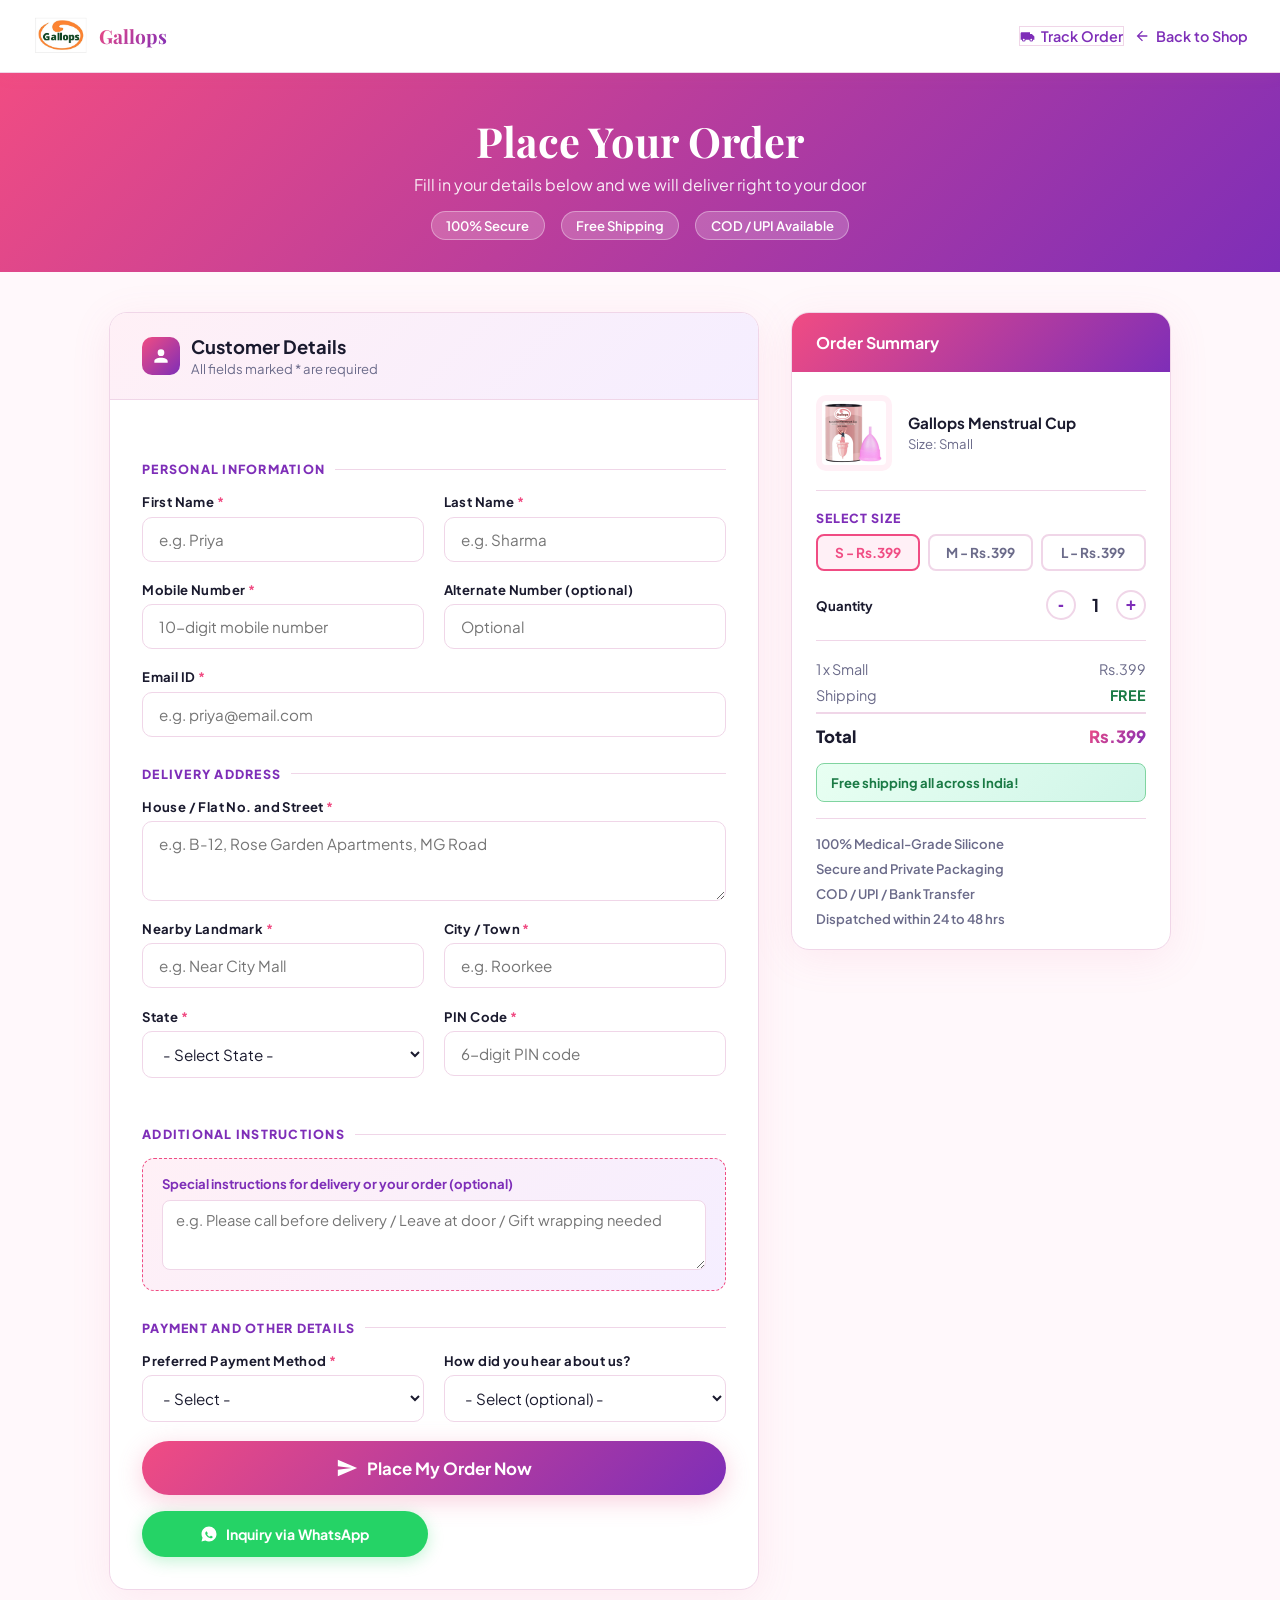
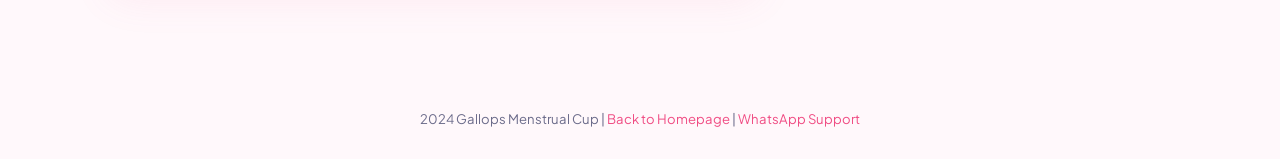
<file: order.html>
﻿<!DOCTYPE html>
<html lang="en">
<head>
  <meta charset="UTF-8" />
  <meta name="viewport" content="width=device-width, initial-scale=1.0" />
  <title>Place Your Order - Gallops Menstrual Cup</title>
  <meta name="description" content="Order Gallops Menstrual Cup online. Fill in your details for quick home delivery across India." />
  <link rel="icon" href="assets/favicon-32x32.png" type="image/png" />
  <link rel="preconnect" href="https://fonts.googleapis.com" />
  <link rel="preconnect" href="https://fonts.gstatic.com" crossorigin />
  <link href="https://fonts.googleapis.com/css2?family=Plus+Jakarta+Sans:wght@400;500;600;700;800&family=Playfair+Display:wght@600;700&display=swap" rel="stylesheet" />
  <style>
    :root {
      --primary-pink: hsl(340, 85%, 62%);
      --primary-purple: hsl(275, 60%, 45%);
      --pink-gradient: linear-gradient(135deg, hsl(340,85%,62%) 0%, hsl(275,60%,45%) 100%);
      --bg: #fff8fb;
      --surface: #ffffff;
      --text: #1a1a2e;
      --text-muted: #6b6b8a;
      --border: #f0d6e8;
      --radius: 18px;
      --shadow: 0 8px 40px rgba(240,98,146,0.10);
    }
    *, *::before, *::after { box-sizing: border-box; margin: 0; padding: 0; }
    body { font-family: 'Plus Jakarta Sans', sans-serif; background: var(--bg); color: var(--text); min-height: 100vh; }
    .order-header { background: var(--surface); border-bottom: 1px solid var(--border); padding: 1rem 2rem; display: flex; align-items: center; justify-content: space-between; position: sticky; top: 0; z-index: 100; box-shadow: 0 2px 16px rgba(240,98,146,0.08); }
    .logo-link { display: flex; align-items: center; gap: 0.6rem; text-decoration: none; }
    .logo-link img { height: 40px; }
    .logo-link span { font-family: 'Playfair Display', serif; font-size: 1.2rem; font-weight: 700; background: var(--pink-gradient); -webkit-background-clip: text; -webkit-text-fill-color: transparent; }
    .back-btn { display: flex; align-items: center; gap: 0.4rem; text-decoration: none; color: var(--primary-purple); font-weight: 600; font-size: 0.9rem; transition: opacity .2s; }
    .back-btn:hover { opacity: 0.7; }
    .order-hero { background: var(--pink-gradient); color: #fff; text-align: center; padding: 2.5rem 1rem 2rem; }
    .order-hero h1 { font-family: 'Playfair Display', serif; font-size: clamp(1.8rem, 4vw, 2.6rem); margin-bottom: 0.4rem; }
    .order-hero p { font-size: 1rem; opacity: 0.9; }
    .secure-badges { display: flex; justify-content: center; gap: 1rem; margin-top: 1rem; flex-wrap: wrap; }
    .badge { background: rgba(255,255,255,0.2); border: 1px solid rgba(255,255,255,0.35); border-radius: 50px; padding: 0.3rem 0.9rem; font-size: 0.82rem; font-weight: 600; }
    .order-layout { max-width: 1100px; margin: 2.5rem auto; padding: 0 1.2rem 3rem; display: grid; grid-template-columns: 1fr 380px; gap: 2rem; align-items: start; }
    @media (max-width: 820px) { .order-layout { grid-template-columns: 1fr; } }
    .form-card { background: var(--surface); border-radius: var(--radius); box-shadow: var(--shadow); border: 1px solid var(--border); overflow: hidden; }
    .form-card-header { background: linear-gradient(135deg, #fff0f6, #f5eeff); padding: 1.4rem 2rem; border-bottom: 1px solid var(--border); display: flex; align-items: center; gap: 0.7rem; }
    .hdr-icon { width: 38px; height: 38px; background: var(--pink-gradient); border-radius: 10px; display: grid; place-items: center; flex-shrink: 0; }
    .hdr-icon svg { fill: #fff; }
    .form-card-header h2 { font-size: 1.15rem; font-weight: 700; }
    .form-card-header p { font-size: 0.82rem; color: var(--text-muted); margin-top: 0.1rem; }
    .form-body { padding: 2rem; }
    .form-row { display: grid; grid-template-columns: 1fr 1fr; gap: 1.2rem; }
    @media (max-width: 560px) { .form-row { grid-template-columns: 1fr; } }
    .form-group { display: flex; flex-direction: column; gap: 0.4rem; margin-bottom: 1.2rem; }
    .form-group label { font-size: 0.82rem; font-weight: 700; color: var(--text); letter-spacing: 0.03em; }
    .req { color: var(--primary-pink); }
    .form-group input, .form-group select, .form-group textarea { padding: 0.75rem 1rem; border: 1.5px solid var(--border); border-radius: 10px; font-family: 'Plus Jakarta Sans', sans-serif; font-size: 0.95rem; color: var(--text); background: #fff; transition: border-color .2s, box-shadow .2s; outline: none; width: 100%; }
    .form-group input:focus, .form-group select:focus, .form-group textarea:focus { border-color: var(--primary-pink); box-shadow: 0 0 0 3px rgba(240,98,146,0.12); }
    .form-group textarea { resize: vertical; min-height: 80px; }
    .form-group input.error, .form-group select.error, .form-group textarea.error { border-color: #e53e3e; box-shadow: 0 0 0 3px rgba(229,62,62,0.10); }
    .error-msg { font-size: 0.76rem; color: #e53e3e; font-weight: 600; display: none; }
    .error-msg.show { display: block; }
    .form-section-title { font-size: 0.78rem; font-weight: 800; letter-spacing: 0.1em; text-transform: uppercase; color: var(--primary-purple); margin: 1.8rem 0 1rem; display: flex; align-items: center; gap: 0.6rem; }
    .form-section-title::after { content: ''; flex: 1; height: 1px; background: var(--border); }
    .additional-box { background: linear-gradient(135deg, #fff0f6, #f5eeff); border: 1.5px dashed var(--primary-pink); border-radius: 12px; padding: 1rem 1.2rem; margin-bottom: 1.2rem; }
    .additional-box label { font-size: 0.82rem; font-weight: 700; color: var(--primary-purple); display: block; margin-bottom: 0.5rem; }
    .additional-box textarea { width: 100%; padding: 0.6rem 0.8rem; border: 1.5px solid var(--border); border-radius: 8px; font-family: 'Plus Jakarta Sans', sans-serif; font-size: 0.92rem; color: var(--text); background: #fff; resize: vertical; min-height: 70px; outline: none; transition: border-color .2s, box-shadow .2s; }
    .additional-box textarea:focus { border-color: var(--primary-pink); box-shadow: 0 0 0 3px rgba(240,98,146,0.12); }
    .submit-btn { width: 100%; padding: 1rem 1.5rem; background: var(--pink-gradient); color: #fff; border: none; border-radius: 50px; font-family: 'Plus Jakarta Sans', sans-serif; font-size: 1.05rem; font-weight: 700; cursor: pointer; display: flex; align-items: center; justify-content: center; gap: 0.6rem; transition: transform .2s, box-shadow .2s; box-shadow: 0 6px 24px rgba(240,98,146,0.30); }
    .submit-btn:hover { transform: translateY(-2px); box-shadow: 0 10px 30px rgba(240,98,146,0.40); }
    .alt-actions { display: grid; grid-template-columns: 1fr 1fr; gap: 0.8rem; margin-top: 1rem; }
    @media (max-width: 460px) { .alt-actions { grid-template-columns: 1fr; } }
    .alt-btn { display: flex; align-items: center; justify-content: center; gap: 0.5rem; padding: 0.75rem 1rem; border-radius: 50px; font-family: 'Plus Jakarta Sans', sans-serif; font-size: 0.88rem; font-weight: 700; cursor: pointer; text-decoration: none; transition: transform .2s; border: 2px solid transparent; }
    .alt-btn:hover { transform: translateY(-2px); }
    .alt-btn.whatsapp { background: #25D366; color: #fff; box-shadow: 0 4px 16px rgba(37,211,102,0.28); }
    .alt-btn.email { background: transparent; color: var(--primary-purple); border-color: var(--primary-purple); }
    .alt-btn.email:hover { background: var(--primary-purple); color: #fff; }
    .summary-card { background: var(--surface); border-radius: var(--radius); box-shadow: var(--shadow); border: 1px solid var(--border); overflow: hidden; position: sticky; top: 90px; }
    .summary-header { background: var(--pink-gradient); color: #fff; padding: 1.2rem 1.5rem; font-weight: 700; font-size: 1rem; display: flex; align-items: center; gap: 0.5rem; }
    .summary-body { padding: 1.4rem 1.5rem; }
    .product-preview { display: flex; align-items: center; gap: 1rem; margin-bottom: 1.2rem; padding-bottom: 1.2rem; border-bottom: 1px solid var(--border); }
    .product-preview img { width: 76px; height: 76px; object-fit: contain; border-radius: 10px; background: #fff0f6; padding: 6px; transition: opacity 0.15s ease, transform 0.15s ease; }
    .product-preview img.changing { opacity: 0.3; transform: scale(0.92); }
    .prod-info h4 { font-size: 0.95rem; font-weight: 700; margin-bottom: 0.2rem; }
    .prod-info .prod-size { font-size: 0.82rem; color: var(--text-muted); }
    .size-selector-group { margin-bottom: 1.2rem; }
    .size-selector-group > label { font-size: 0.78rem; font-weight: 800; letter-spacing: 0.08em; text-transform: uppercase; color: var(--primary-purple); display: block; margin-bottom: 0.5rem; }
    .size-btns { display: flex; gap: 0.5rem; }
    .size-btn { flex: 1; padding: 0.5rem; border: 2px solid var(--border); border-radius: 8px; background: #fff; cursor: pointer; font-family: 'Plus Jakarta Sans', sans-serif; font-size: 0.85rem; font-weight: 700; color: var(--text-muted); transition: all .2s; text-align: center; }
    .size-btn.active, .size-btn:hover { border-color: var(--primary-pink); color: var(--primary-pink); background: #fff0f6; }
    .qty-row { display: flex; align-items: center; justify-content: space-between; margin-bottom: 1.2rem; padding-bottom: 1.2rem; border-bottom: 1px solid var(--border); }
    .qty-row > label { font-size: 0.82rem; font-weight: 700; }
    .qty-control { display: flex; align-items: center; gap: 0.5rem; }
    .qty-btn { width: 30px; height: 30px; border-radius: 50%; border: 2px solid var(--border); background: #fff; cursor: pointer; font-size: 1.1rem; font-weight: 700; color: var(--primary-purple); display: grid; place-items: center; transition: all .2s; }
    .qty-btn:hover { border-color: var(--primary-pink); background: #fff0f6; }
    .qty-display { font-size: 1.1rem; font-weight: 700; min-width: 24px; text-align: center; }
    .price-rows { margin-bottom: 1rem; }
    .price-row { display: flex; justify-content: space-between; font-size: 0.9rem; color: var(--text-muted); margin-bottom: 0.5rem; }
    .price-row.total { font-size: 1.05rem; font-weight: 800; color: var(--text); padding-top: 0.8rem; border-top: 2px solid var(--border); margin-top: 0.5rem; }
    .price-row.total .price-val { background: var(--pink-gradient); -webkit-background-clip: text; -webkit-text-fill-color: transparent; }
    .free-ship-badge { background: linear-gradient(135deg, #e8fff2, #d0f5e8); border: 1px solid #80d4a0; color: #1a7a45; border-radius: 8px; padding: 0.6rem 0.9rem; font-size: 0.82rem; font-weight: 700; display: flex; align-items: center; gap: 0.4rem; margin-bottom: 1rem; }
    .trust-icons { display: flex; flex-direction: column; gap: 0.5rem; margin-top: 1rem; padding-top: 1rem; border-top: 1px solid var(--border); }
    .trust-icon-row { font-size: 0.82rem; color: var(--text-muted); font-weight: 600; }
    .success-overlay { display: none; position: fixed; inset: 0; background: rgba(26,26,46,0.7); z-index: 999; place-items: center; }
    .success-overlay.show { display: grid; }
    .success-box { background: #fff; border-radius: 24px; padding: 2.5rem 2rem; text-align: center; max-width: 460px; width: 92%; animation: popIn .4s cubic-bezier(.34,1.56,.64,1); }
      .receipt-row { display: flex; justify-content: space-between; align-items: center; padding: 0.45rem 0; border-bottom: 1px dashed #f0d5eb; font-size: 0.88rem; }
      .receipt-row:last-child { border-bottom: none; }
      .receipt-lbl { color: var(--text-muted); font-size: 0.82rem; }
      .receipt-val { font-weight: 700; color: var(--text-dark); }
    @keyframes popIn { from { transform: scale(0.7); opacity: 0; } to { transform: scale(1); opacity: 1; } }
    .tick { width: 72px; height: 72px; background: var(--pink-gradient); border-radius: 50%; display: flex; align-items: center; justify-content: center; margin: 0 auto 1.2rem; }
    .tick svg { fill: #fff; }
    .success-box h2 { font-family: 'Playfair Display', serif; font-size: 1.6rem; margin-bottom: 0.5rem; }
    .success-box p { color: var(--text-muted); font-size: 0.95rem; line-height: 1.6; margin-bottom: 1.5rem; }
    .ok-btn { display: inline-block; padding: 0.8rem 2.5rem; background: var(--pink-gradient); color: #fff; border-radius: 50px; font-weight: 700; text-decoration: none; font-size: 0.95rem; }
    .order-footer { text-align: center; padding: 2rem 1rem; font-size: 0.82rem; color: var(--text-muted); }
    .order-footer a { color: var(--primary-pink); text-decoration: none; }
  </style>
</head>
<body>

<header class="order-header">
  <a href="index.html" class="logo-link">
    <img src="assets/LOGO.webp" alt="Gallops Logo" />
    <span>Gallops</span>
  </a>
  <div style="display:flex;align-items:center;gap:0.6rem;">
    <a href="track.html" class="back-btn" style="background:#fff;border:1.5px solid var(--border);color:var(--primary-purple);">
      <svg xmlns="http://www.w3.org/2000/svg" width="15" height="15" viewBox="0 0 24 24" fill="currentColor"><path d="M19,8H16V5H3C1.89,5 1,5.89 1,7V17H3A3,3 0 0,0 6,20A3,3 0 0,0 9,17H15A3,3 0 0,0 18,20A3,3 0 0,0 21,17H23V12L19,8M6,18.5A1.5,1.5 0 0,1 4.5,17A1.5,1.5 0 0,1 6,15.5A1.5,1.5 0 0,1 7.5,17A1.5,1.5 0 0,1 6,18.5M18,18.5A1.5,1.5 0 0,1 16.5,17A1.5,1.5 0 0,1 18,15.5A1.5,1.5 0 0,1 19.5,17A1.5,1.5 0 0,1 18,18.5M16,10V12H20.67L19.33,10H16Z"/></svg>
      Track Order
    </a>
    <a href="index.html" class="back-btn">
      <svg xmlns="http://www.w3.org/2000/svg" width="16" height="16" viewBox="0 0 24 24" fill="currentColor"><path d="M20,11H7.83l5.59-5.59L12,4l-8,8l8,8l1.41-1.41L7.83,13H20V11Z"/></svg>
      Back to Shop
    </a>
  </div>
</header>

<div class="order-hero">
  <h1>Place Your Order</h1>
  <p>Fill in your details below and we will deliver right to your door</p>
  <div class="secure-badges">
    <span class="badge">100% Secure</span>
    <span class="badge">Free Shipping</span>
    <span class="badge">COD / UPI Available</span>
  </div>
</div>

<div class="order-layout">
  <div class="form-card">
    <div class="form-card-header">
      <div class="hdr-icon">
        <svg xmlns="http://www.w3.org/2000/svg" width="20" height="20" viewBox="0 0 24 24"><path d="M12,4A4,4 0 0,1 16,8A4,4 0 0,1 12,12A4,4 0 0,1 8,8A4,4 0 0,1 12,4M12,14C16.42,14 20,15.79 20,18V20H4V18C4,15.79 7.58,14 12,14Z"/></svg>
      </div>
      <div>
        <h2>Customer Details</h2>
        <p>All fields marked * are required</p>
      </div>
    </div>
    <div class="form-body">
      <form id="orderForm" novalidate>

        <div class="form-section-title">Personal Information</div>
        <div class="form-row">
          <div class="form-group">
            <label for="firstName">First Name <span class="req">*</span></label>
            <input type="text" id="firstName" placeholder="e.g. Priya" autocomplete="given-name" />
            <span class="error-msg" id="firstName-err">Please enter your first name</span>
          </div>
          <div class="form-group">
            <label for="lastName">Last Name <span class="req">*</span></label>
            <input type="text" id="lastName" placeholder="e.g. Sharma" autocomplete="family-name" />
            <span class="error-msg" id="lastName-err">Please enter your last name</span>
          </div>
        </div>

        <div class="form-row">
          <div class="form-group">
            <label for="mobile">Mobile Number <span class="req">*</span></label>
            <input type="tel" id="mobile" placeholder="10-digit mobile number" maxlength="10" inputmode="numeric" />
            <span class="error-msg" id="mobile-err">Enter a valid 10-digit mobile number</span>
          </div>
          <div class="form-group">
            <label for="altMobile">Alternate Number (optional)</label>
            <input type="tel" id="altMobile" placeholder="Optional" maxlength="10" inputmode="numeric" />
          </div>
        </div>

        <div class="form-group">
          <label for="email">Email ID <span class="req">*</span></label>
          <input type="email" id="email" placeholder="e.g. priya@email.com" autocomplete="email" />
          <span class="error-msg" id="email-err">Enter a valid email address</span>
        </div>

        <div class="form-section-title">Delivery Address</div>

        <div class="form-group">
          <label for="address">House / Flat No. and Street <span class="req">*</span></label>
          <textarea id="address" placeholder="e.g. B-12, Rose Garden Apartments, MG Road" rows="2"></textarea>
          <span class="error-msg" id="address-err">Please enter your address</span>
        </div>

        <div class="form-row">
          <div class="form-group">
            <label for="near">Nearby Landmark <span class="req">*</span></label>
            <input type="text" id="near" placeholder="e.g. Near City Mall" />
            <span class="error-msg" id="near-err">Please enter a nearby landmark</span>
          </div>
          <div class="form-group">
            <label for="city">City / Town <span class="req">*</span></label>
            <input type="text" id="city" placeholder="e.g. Roorkee" />
            <span class="error-msg" id="city-err">Please enter your city</span>
          </div>
        </div>

        <div class="form-row">
          <div class="form-group">
            <label for="state">State <span class="req">*</span></label>
            <select id="state">
              <option value="">- Select State -</option>
              <option>Andhra Pradesh</option><option>Arunachal Pradesh</option><option>Assam</option>
              <option>Bihar</option><option>Chhattisgarh</option><option>Goa</option>
              <option>Gujarat</option><option>Haryana</option><option>Himachal Pradesh</option>
              <option>Jharkhand</option><option>Karnataka</option><option>Kerala</option>
              <option>Madhya Pradesh</option><option>Maharashtra</option><option>Manipur</option>
              <option>Meghalaya</option><option>Mizoram</option><option>Nagaland</option>
              <option>Odisha</option><option>Punjab</option><option>Rajasthan</option>
              <option>Sikkim</option><option>Tamil Nadu</option><option>Telangana</option>
              <option>Tripura</option><option>Uttar Pradesh</option><option>Uttarakhand</option>
              <option>West Bengal</option><option>Andaman and Nicobar Islands</option>
              <option>Chandigarh</option><option>Dadra and Nagar Haveli</option>
              <option>Daman and Diu</option><option>Delhi</option>
              <option>Jammu and Kashmir</option><option>Ladakh</option>
              <option>Lakshadweep</option><option>Puducherry</option>
            </select>
            <span class="error-msg" id="state-err">Please select your state</span>
          </div>
          <div class="form-group">
            <label for="pincode">PIN Code <span class="req">*</span></label>
            <input type="text" id="pincode" placeholder="6-digit PIN code" maxlength="6" inputmode="numeric" />
            <span class="error-msg" id="pincode-err">Enter a valid 6-digit PIN code</span>
          </div>
        </div>

        <div class="form-section-title">Additional Instructions</div>
        <div class="additional-box">
          <label for="notes">Special instructions for delivery or your order (optional)</label>
          <textarea id="notes" placeholder="e.g. Please call before delivery / Leave at door / Gift wrapping needed"></textarea>
        </div>

        <div class="form-section-title">Payment and Other Details</div>
        <div class="form-row">
          <div class="form-group">
            <label for="payment">Preferred Payment Method <span class="req">*</span></label>
            <select id="payment">
              <option value="">- Select -</option>
              <option value="COD">Cash on Delivery (COD)</option>
              <option value="UPI">UPI / Google Pay / PhonePe</option>
              <option value="Bank">Bank Transfer / NEFT</option>
            </select>
            <span class="error-msg" id="payment-err">Please select a payment method</span>
          </div>
          <div class="form-group">
            <label for="howHeard">How did you hear about us?</label>
            <select id="howHeard">
              <option value="">- Select (optional) -</option>
              <option>Instagram</option><option>Facebook</option>
              <option>Google Search</option><option>Friend / Family</option>
              <option>WhatsApp</option><option>School / College</option><option>Other</option>
            </select>
          </div>
        </div>

        <button type="submit" class="submit-btn" id="submitOrderBtn">
          <svg xmlns="http://www.w3.org/2000/svg" width="22" height="22" viewBox="0 0 24 24" fill="currentColor"><path d="M2,21L23,12L2,3V10L17,12L2,14V21Z"/></svg>
          Place My Order Now
        </button>

        <div class="alt-actions">
          <a href="https://wa.me/919558642815" target="_blank" rel="noopener noreferrer" class="alt-btn whatsapp">
            <svg xmlns="http://www.w3.org/2000/svg" width="18" height="18" viewBox="0 0 24 24" fill="currentColor"><path d="M12.012 2c-5.506 0-9.989 4.478-9.99 9.984a9.96 9.96 0 0 0 1.335 4.993L2 22l5.13-1.347a9.96 9.96 0 0 0 4.88 1.277h.005c5.505 0 9.988-4.478 9.99-9.985A9.97 9.97 0 0 0 12.012 2zm4.957 14.22c-.274.774-1.397 1.428-1.923 1.517-.457.078-.992.117-2.907-.639-2.45-.967-4.009-3.414-4.132-3.574-.12-.16-.991-1.294-.991-2.468 0-1.175.617-1.75.836-1.99.223-.242.484-.301.644-.301.163 0 .323.001.464.007.149.006.347-.057.542.404.201.477.689 1.652.75 1.773.06.12.101.26.021.42-.081.162-.121.26-.242.399-.12.141-.253.315-.361.424-.12.12-.246.252-.106.49.141.242.626 1.017 1.341 1.646.923.811 1.699 1.062 1.94 1.183.241.12.383.101.523-.061.141-.162.604-.69.765-.927.162-.239.323-.201.543-.12.22.081 1.402.652 1.643.771.241.12.402.181.463.283.06.1.06.58-.214 1.354z"/></svg>
            Inquiry via WhatsApp
          </a>

        </div>

      </form>
    </div>
  </div>

  <div class="summary-card">
    <div class="summary-header">Order Summary</div>
    <div class="summary-body">
      <div class="product-preview">
        <img src="assets/box_small.webp" alt="Gallops Menstrual Cup - Size Small" id="summaryProductImg" />
        <div class="prod-info">
          <h4>Gallops Menstrual Cup</h4>
          <p class="prod-size" id="summary-size-text">Size: Small</p>
        </div>
      </div>
      <div class="size-selector-group">
        <label>Select Size</label>
        <div class="size-btns">
          <button type="button" class="size-btn active" data-size="Small" data-price="399">S - Rs.399</button>
          <button type="button" class="size-btn" data-size="Medium" data-price="399">M - Rs.399</button>
          <button type="button" class="size-btn" data-size="Large" data-price="399">L - Rs.399</button>
        </div>
      </div>
      <div class="qty-row">
        <label>Quantity</label>
        <div class="qty-control">
          <button class="qty-btn" id="qtyMinus" type="button">-</button>
          <span class="qty-display" id="qtyDisplay">1</span>
          <button class="qty-btn" id="qtyPlus" type="button">+</button>
        </div>
      </div>
      <div class="price-rows">
        <div class="price-row">
          <span id="priceLabel">1 x Small</span>
          <span id="subtotalVal">Rs.399</span>
        </div>
        <div class="price-row">
          <span>Shipping</span>
          <span style="color:#1a7a45;font-weight:700;">FREE</span>
        </div>
        <div class="price-row total">
          <span>Total</span>
          <span class="price-val" id="totalVal">Rs.399</span>
        </div>
      </div>
      <div class="free-ship-badge">Free shipping all across India!</div>
      <div class="trust-icons">
        <div class="trust-icon-row">100% Medical-Grade Silicone</div>
        <div class="trust-icon-row">Secure and Private Packaging</div>
        <div class="trust-icon-row">COD / UPI / Bank Transfer</div>
        <div class="trust-icon-row">Dispatched within 24 to 48 hrs</div>
      </div>
    </div>
  </div>
</div>

<footer class="order-footer">
  <p>2024 Gallops Menstrual Cup | <a href="index.html">Back to Homepage</a> | <a href="https://wa.me/919558642815" target="_blank">WhatsApp Support</a></p>
</footer>

<div class="success-overlay" id="successOverlay">
  <div class="success-box">
    <div class="tick">
      <svg xmlns="http://www.w3.org/2000/svg" width="36" height="36" viewBox="0 0 24 24"><path d="M9,20.42L2.79,14.21L5.62,11.38L9,14.77L18.88,4.88L21.71,7.71L9,20.42Z"/></svg>
    </div>
    <h2>Order Placed Successfully!</h2>
    <p id="successMsg">Thank you! Your order has been placed. We will contact you to confirm delivery.</p>

    <div class="order-receipt-card" id="receiptCard" style="display:none;background:#fdf8fb;border:1.5px solid #f3ddec;border-radius:16px;padding:1.1rem 1.3rem;margin:1.2rem 0 1.5rem;text-align:left;">
      <div class="receipt-row">
        <span class="receipt-lbl">Order ID:</span>
        <span class="receipt-val" style="color:var(--primary-purple);font-family:monospace;letter-spacing:0.04em;" id="receiptId">-</span>
      </div>
      <div class="receipt-row">
        <span class="receipt-lbl">Order Time:</span>
        <span class="receipt-val" style="color:#d9534f;font-weight:700;" id="receiptTime">-</span>
      </div>
      <div class="receipt-row">
        <span class="receipt-lbl">Product &amp; Qty:</span>
        <span class="receipt-val" id="receiptProduct">-</span>
      </div>
      <div class="receipt-row">
        <span class="receipt-lbl">Total Amount:</span>
        <span class="receipt-val" style="color:#28a745;font-size:0.95rem;" id="receiptTotal">-</span>
      </div>
      <div class="receipt-row">
        <span class="receipt-lbl">Customer:</span>
        <span class="receipt-val" id="receiptCustomer">-</span>
      </div>
    </div>

    <div style="display:flex;gap:0.8rem;justify-content:center;margin-top:1.2rem;flex-wrap:wrap;">
      <a href="track.html" id="trackOrderSuccessBtn" class="ok-btn" style="background:#805ad5;box-shadow:0 4px 16px rgba(128,90,213,0.35);">Track Order &amp; Delivery Status</a>
      <a href="index.html" class="ok-btn">Back to Homepage</a>
    </div>
  </div>
</div>

<script>
  var currentPrice = 399, qty = 1, currentSize = 'Small';
  var sizeBtns = document.querySelectorAll('.size-btn');

  var sizeImages = {
    'Small': 'assets/box_small.webp',
    'Medium': 'assets/box_medium.webp',
    'Large': 'assets/box_large.webp'
  };

  function setSize(sizeName, price) {
    currentSize = sizeName;
    if (price) currentPrice = price;

    sizeBtns.forEach(function(b) {
      if (b.dataset.size.toLowerCase() === sizeName.toLowerCase()) {
        b.classList.add('active');
      } else {
        b.classList.remove('active');
      }
    });

    var img = document.getElementById('summaryProductImg');
    if (img && sizeImages[sizeName]) {
      img.classList.add('changing');
      setTimeout(function() {
        img.src = sizeImages[sizeName];
        img.alt = 'Gallops Menstrual Cup - Size ' + sizeName;
        img.classList.remove('changing');
      }, 120);
    }

    updatePrice();
  }

  function updatePrice() {
    var sub = currentPrice * qty;
    document.getElementById('priceLabel').textContent = qty + ' x ' + currentSize;
    document.getElementById('subtotalVal').textContent = 'Rs.' + sub;
    document.getElementById('totalVal').textContent = 'Rs.' + sub;
    document.getElementById('summary-size-text').textContent = 'Size: ' + currentSize;
  }

  sizeBtns.forEach(function(btn) {
    btn.addEventListener('click', function() {
      setSize(btn.dataset.size, parseInt(btn.dataset.price));
    });
  });

  // Automatically select size if passed via URL parameter e.g. order.html?size=medium
  var urlParams = new URLSearchParams(window.location.search);
  var sizeParam = urlParams.get('size');
  if (sizeParam) {
    var validSizes = ['small', 'medium', 'large'];
    var matched = validSizes.find(function(s) { return s === sizeParam.toLowerCase(); });
    if (matched) {
      var cap = matched.charAt(0).toUpperCase() + matched.slice(1);
      setSize(cap, 399);
    }
  }

  document.getElementById('qtyPlus').addEventListener('click', function() { qty++; document.getElementById('qtyDisplay').textContent = qty; updatePrice(); });
  document.getElementById('qtyMinus').addEventListener('click', function() { if (qty > 1) { qty--; document.getElementById('qtyDisplay').textContent = qty; updatePrice(); } });

  function validate(id, condition) {
    var el = document.getElementById(id);
    var err = document.getElementById(id + '-err');
    if (!condition) { el.classList.add('error'); if (err) err.classList.add('show'); return false; }
    el.classList.remove('error'); if (err) err.classList.remove('show'); return true;
  }

  ['firstName','lastName','mobile','email','address','near','city','state','pincode','payment'].forEach(function(id) {
    var el = document.getElementById(id);
    if (el) el.addEventListener('input', function() { el.classList.remove('error'); var err = document.getElementById(id + '-err'); if (err) err.classList.remove('show'); });
  });

  document.getElementById('orderForm').addEventListener('submit', function(e) {
    e.preventDefault();
    var fn = document.getElementById('firstName').value.trim();
    var ln = document.getElementById('lastName').value.trim();
    var mob = document.getElementById('mobile').value.trim();
    var em = document.getElementById('email').value.trim();
    var addr = document.getElementById('address').value.trim();
    var near = document.getElementById('near').value.trim();
    var city = document.getElementById('city').value.trim();
    var state = document.getElementById('state').value;
    var pin = document.getElementById('pincode').value.trim();
    var pay = document.getElementById('payment').value;
    var notes = document.getElementById('notes').value.trim();
    var howHeard = document.getElementById('howHeard').value;

    var valid = true;
    if (!validate('firstName', fn.length >= 2)) valid = false;
    if (!validate('lastName', ln.length >= 2)) valid = false;
    if (!validate('mobile', /^[6-9]\d{9}$/.test(mob))) valid = false;
    if (!validate('email', /^[^\s@]+@[^\s@]+\.[^\s@]+$/.test(em))) valid = false;
    if (!validate('address', addr.length >= 5)) valid = false;
    if (!validate('near', near.length >= 3)) valid = false;
    if (!validate('city', city.length >= 2)) valid = false;
    if (!validate('state', state !== '')) valid = false;
    if (!validate('pincode', /^\d{6}$/.test(pin))) valid = false;
    if (!validate('payment', pay !== '')) valid = false;
    if (!valid) { var firstErr = document.querySelector('.error'); if (firstErr) firstErr.scrollIntoView({ behavior: 'smooth', block: 'center' }); return; }

    var sub = currentPrice * qty;
    var d = new Date();
    var months = ['Jan','Feb','Mar','Apr','May','Jun','Jul','Aug','Sep','Oct','Nov','Dec'];
    var day = ('0' + d.getDate()).slice(-2);
    var mon = months[d.getMonth()];
    var yr = d.getFullYear();
    var hours = d.getHours();
    var mins = ('0' + d.getMinutes()).slice(-2);
    var secs = ('0' + d.getSeconds()).slice(-2);
    var ampm = hours >= 12 ? 'PM' : 'AM';
    var dispHours = hours % 12 || 12;
    var displayTime = day + ' ' + mon + ' ' + yr + ', ' + ('0' + dispHours).slice(-2) + ':' + mins + ':' + secs + ' ' + ampm;
    var isoDate = d.toISOString();
    var orderId = 'GC-' + d.getFullYear().toString().slice(-2) + ('0'+(d.getMonth()+1)).slice(-2) + ('0'+d.getDate()).slice(-2) + '-' + Math.floor(1000 + Math.random()*9000);

    var order = { id:orderId, date:isoDate, formattedDate:displayTime, name:fn+' '+ln, mobile:mob, email:em, address:addr, landmark:near, city:city, state:state, pincode:pin, size:currentSize, qty:qty, total:sub, payment:pay, notes:notes, howHeard:howHeard, status:'New' };

    // Build WhatsApp message
    var msg = 'NEW GALLOPS ORDER ' + orderId
      + '\n\nName: ' + fn + ' ' + ln
      + '\nMobile: ' + mob
      + '\nEmail: ' + em
      + '\n\nAddress: ' + addr
      + '\nLandmark: ' + near
      + '\nCity: ' + city
      + '\nState: ' + state
      + '\nPIN: ' + pin
      + '\n\nProduct: Gallops Cup - ' + currentSize
      + '\nQty: ' + qty
      + '\nTotal: Rs.' + sub
      + '\nPayment: ' + pay
      + (notes ? '\nNotes: ' + notes : '')
      + '\nOrdered at: ' + displayTime;

    // Show success popup immediately with exact live time and details
    document.getElementById('successMsg').textContent = 'Thank you ' + fn + '! Order ' + orderId + ' placed for ' + qty + ' x Gallops ' + currentSize + ' Cup (Rs.' + sub + ').';
    document.getElementById('receiptId').textContent = orderId;
    document.getElementById('receiptTime').textContent = displayTime;
    document.getElementById('receiptProduct').textContent = qty + ' x Gallops ' + currentSize + ' Cup';
    document.getElementById('receiptTotal').textContent = 'Rs.' + sub + ' (' + pay + ')';
    document.getElementById('receiptCustomer').textContent = fn + ' ' + ln + ' (+91 ' + mob + ')';
    document.getElementById('receiptCard').style.display = 'block';

    var trackBtn = document.getElementById('trackOrderSuccessBtn');
    if (trackBtn) trackBtn.href = 'track.html?mobile=' + encodeURIComponent(mob);

    document.getElementById('successOverlay').classList.add('show');

    // Send order to Google Sheets (text/plain POST - CORS safe, no preflight needed)
    var SCRIPT_URL = 'https://script.google.com/macros/s/AKfycbzgXg2FweIGDLBnGDjhxsAhmqav6FNTYjhVxt2UrRpqYOOHzF0sd15Oisd8WofCz9oE/exec';
    try {
      fetch(SCRIPT_URL, {
        method: 'POST',
        headers: { 'Content-Type': 'text/plain;charset=utf-8' },
        body: JSON.stringify(order)
      }).then(function(r) {
        console.log('Order saved to Google Sheets - status:', r.status);
      }).catch(function(err) {
        console.warn('Sheet save error:', err);
      });
    } catch(err) { console.warn('Fetch error:', err); }

    // Open WhatsApp after short delay
    setTimeout(function() {
      window.open('https://wa.me/919558642815?text=' + encodeURIComponent(msg), '_blank');
    }, 600);
  });

  document.getElementById('successOverlay').addEventListener('click', function(e) { if (e.target === this) this.classList.remove('show'); });
</script>
</body>
</html>
</file>
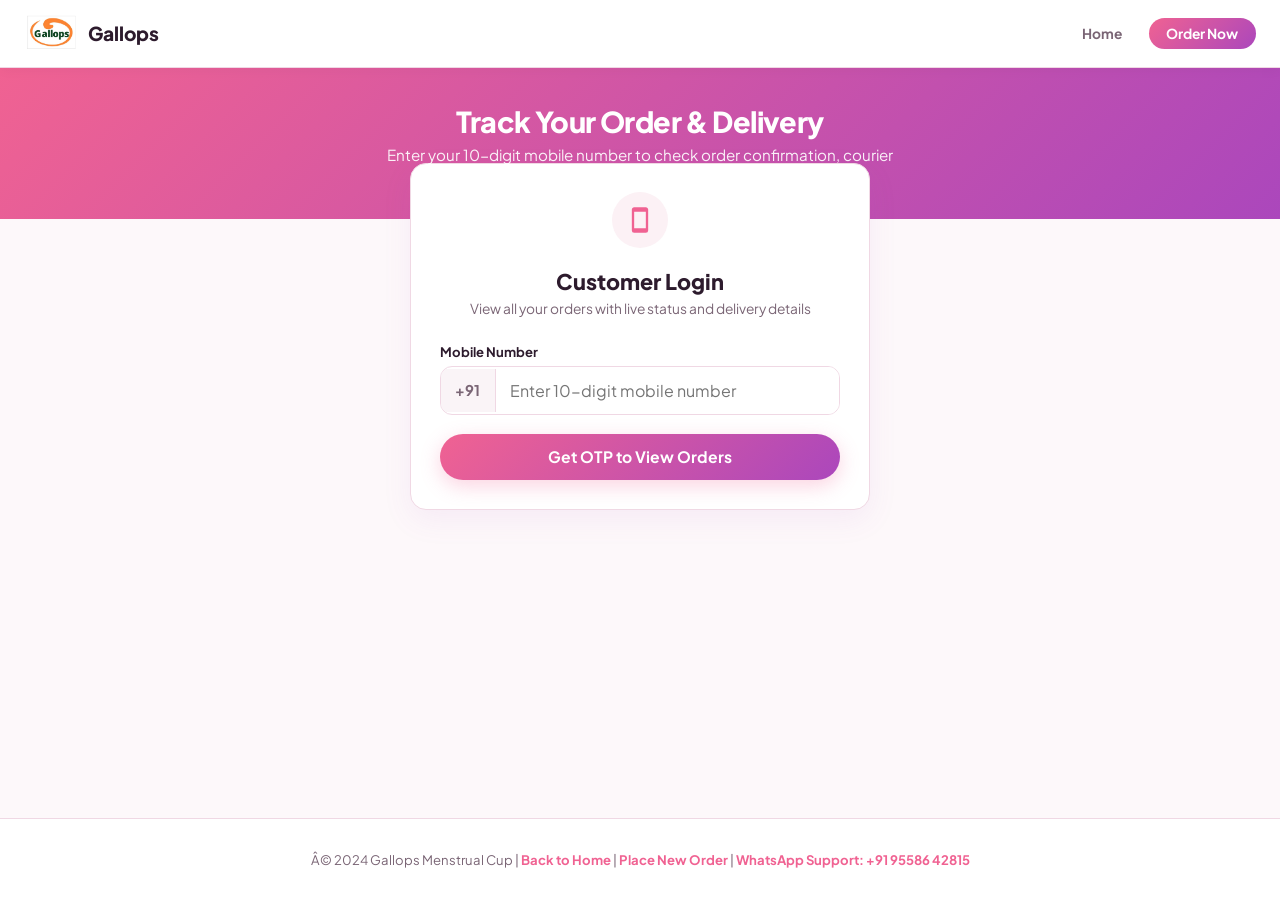
<file: track.html>
﻿<!DOCTYPE html>
<html lang="en">
<head>
  <meta charset="UTF-8" />
  <meta name="viewport" content="width=device-width, initial-scale=1.0" />
  <title>Track Your Order | Gallops Menstrual Cup</title>
  <meta name="description" content="Login with your mobile number to check your Gallops Menstrual Cup order status, courier dispatch details, live tracking, and Proof of Delivery (POD)." />
  <link rel="icon" type="image/png" sizes="32x32" href="assets/favicon-32x32.png" />
  <link rel="preconnect" href="https://fonts.googleapis.com" />
  <link rel="preconnect" href="https://fonts.gstatic.com" crossorigin />
  <link href="https://fonts.googleapis.com/css2?family=Plus+Jakarta+Sans:wght@400;500;600;700;800&display=swap" rel="stylesheet" />
  
  <style>
    :root {
      --primary-pink: #f06292;
      --primary-purple: #ab47bc;
      --pink-gradient: linear-gradient(135deg, #f06292 0%, #ab47bc 100%);
      --bg: #fdf8fa;
      --surface: #ffffff;
      --surface2: #fcf1f5;
      --text: #2d1b2d;
      --text-muted: #7a6575;
      --border: #f0d8e4;
      --radius: 16px;
      --shadow: 0 10px 30px rgba(171,71,188,0.08);
      --success: #38a169;
      --warning: #dd6b20;
      --info: #3182ce;
      --purple-tag: #805ad5;
      --danger: #e53e3e;
    }

    * { box-sizing: border-box; margin: 0; padding: 0; }
    body { font-family: 'Plus Jakarta Sans', sans-serif; background: var(--bg); color: var(--text); min-height: 100vh; display: flex; flex-direction: column; }

    /* HEADER */
    .track-header { background: #fff; border-bottom: 1px solid var(--border); padding: 0.9rem 1.5rem; display: flex; align-items: center; justify-content: space-between; position: sticky; top: 0; z-index: 100; box-shadow: 0 2px 12px rgba(0,0,0,0.04); }
    .logo-wrap { display: flex; align-items: center; gap: 0.6rem; text-decoration: none; color: var(--text); font-weight: 800; font-size: 1.2rem; }
    .logo-wrap img { height: 38px; width: auto; object-fit: contain; }
    .nav-actions { display: flex; align-items: center; gap: 0.8rem; }
    .nav-link-btn { text-decoration: none; font-size: 0.86rem; font-weight: 700; color: var(--text-muted); padding: 0.45rem 0.9rem; border-radius: 50px; transition: all .2s; }
    .nav-link-btn:hover { color: var(--primary-pink); background: var(--surface2); }
    .nav-order-btn { background: var(--pink-gradient); color: #fff; padding: 0.45rem 1.1rem; border-radius: 50px; font-size: 0.86rem; font-weight: 700; text-decoration: none; transition: transform .2s, box-shadow .2s; }
    .nav-order-btn:hover { transform: translateY(-1px); box-shadow: 0 4px 14px rgba(240,98,146,0.35); }

    /* HERO */
    .hero-banner { background: var(--pink-gradient); color: #fff; padding: 2.2rem 1.5rem; text-align: center; }
    .hero-banner h1 { font-size: 1.8rem; font-weight: 800; margin-bottom: 0.4rem; letter-spacing: -0.02em; }
    .hero-banner p { font-size: 0.95rem; opacity: 0.92; max-width: 550px; margin: 0 auto; }

    .main-container { max-width: 860px; width: 100%; margin: -1.5rem auto 3rem; padding: 0 1rem; flex: 1; }

    /* CARD BASE */
    .card { background: var(--surface); border-radius: var(--radius); border: 1px solid var(--border); box-shadow: var(--shadow); padding: 1.8rem; margin-bottom: 1.5rem; }

    /* LOGIN SCREEN */
    .login-card { max-width: 460px; margin: -2rem auto 2rem; }
    .login-icon { width: 56px; height: 56px; border-radius: 50%; background: var(--surface2); color: var(--primary-pink); display: grid; place-items: center; margin: 0 auto 1.2rem; }
    .login-card h2 { font-size: 1.35rem; font-weight: 800; text-align: center; margin-bottom: 0.35rem; }
    .login-card .subtitle { font-size: 0.86rem; color: var(--text-muted); text-align: center; margin-bottom: 1.6rem; }

    .input-group { margin-bottom: 1.2rem; text-align: left; }
    .input-label { display: block; font-size: 0.82rem; font-weight: 700; margin-bottom: 0.4rem; color: var(--text); }
    .phone-row { display: flex; align-items: center; border: 1.5px solid var(--border); border-radius: 12px; overflow: hidden; background: #fff; transition: border-color .2s; }
    .phone-row:focus-within { border-color: var(--primary-pink); box-shadow: 0 0 0 3px rgba(240,98,146,0.12); }
    .phone-prefix { background: #faf4f7; padding: 0.8rem 0.9rem; font-size: 0.92rem; font-weight: 700; color: var(--text-muted); border-right: 1px solid var(--border); }
    .phone-input { flex: 1; border: none; padding: 0.8rem 0.9rem; font-family: inherit; font-size: 1rem; color: var(--text); outline: none; }

    .btn-submit { width: 100%; background: var(--pink-gradient); color: #fff; border: none; padding: 0.85rem; border-radius: 50px; font-family: inherit; font-size: 0.98rem; font-weight: 700; cursor: pointer; transition: transform .2s, box-shadow .2s; box-shadow: 0 6px 20px rgba(240,98,146,0.28); }
    .btn-submit:hover { transform: translateY(-1px); box-shadow: 0 8px 24px rgba(240,98,146,0.38); }
    .btn-submit:disabled { opacity: 0.6; cursor: not-allowed; transform: none; }

    /* OTP STEP */
    .otp-banner { background: #eefbf3; border: 1px solid #c6f0d6; color: #22543d; padding: 0.8rem 1rem; border-radius: 10px; font-size: 0.84rem; margin-bottom: 1.2rem; display: flex; align-items: center; justify-content: space-between; }
    .otp-banner b { color: #276749; font-size: 0.95rem; }
    .autofill-btn { background: #38a169; color: #fff; border: none; padding: 0.25rem 0.65rem; border-radius: 50px; font-size: 0.76rem; font-weight: 700; cursor: pointer; }
    .otp-inputs { display: flex; gap: 0.5rem; justify-content: center; margin: 1.2rem 0; }
    .otp-digit { width: 50px; height: 55px; text-align: center; font-size: 1.5rem; font-weight: 800; border: 1.5px solid var(--border); border-radius: 10px; outline: none; background: #fff; transition: border-color .2s; }
    .otp-digit:focus { border-color: var(--primary-pink); box-shadow: 0 0 0 3px rgba(240,98,146,0.12); }
    .resend-row { text-align: center; font-size: 0.82rem; color: var(--text-muted); margin-top: 1rem; }
    .resend-btn { background: none; border: none; color: var(--primary-pink); font-weight: 700; cursor: pointer; text-decoration: underline; }
    .change-num-btn { display: block; margin: 0.8rem auto 0; background: none; border: none; color: var(--text-muted); font-size: 0.8rem; cursor: pointer; }
    .change-num-btn:hover { color: var(--text); }

    /* LOGGED IN USER PROFILE BAR */
    .user-bar { background: #fff; border: 1px solid var(--border); border-radius: var(--radius); padding: 1rem 1.4rem; display: flex; align-items: center; justify-content: space-between; margin-bottom: 1.5rem; box-shadow: var(--shadow); flex-wrap: wrap; gap: 0.8rem; }
    .user-info { display: flex; align-items: center; gap: 0.8rem; }
    .user-avatar { width: 44px; height: 44px; border-radius: 50%; background: var(--pink-gradient); color: #fff; display: grid; place-items: center; font-weight: 800; font-size: 1.1rem; }
    .user-details h3 { font-size: 1rem; font-weight: 700; }
    .user-details p { font-size: 0.8rem; color: var(--text-muted); }
    .btn-logout { background: transparent; border: 1.5px solid var(--border); color: var(--text-muted); padding: 0.4rem 0.9rem; border-radius: 50px; font-family: inherit; font-size: 0.8rem; font-weight: 700; cursor: pointer; transition: all .2s; }
    .btn-logout:hover { border-color: #fc8181; color: #fc8181; background: #fff5f5; }

    /* ORDER CARD */
    .order-card { background: #fff; border: 1px solid var(--border); border-radius: var(--radius); box-shadow: var(--shadow); padding: 1.6rem; margin-bottom: 1.8rem; transition: transform .2s; }
    .order-card-hdr { display: flex; align-items: center; justify-content: space-between; border-bottom: 1px solid var(--border); padding-bottom: 1rem; margin-bottom: 1.3rem; flex-wrap: wrap; gap: 0.6rem; }
    .oid-badge { font-size: 1.05rem; font-weight: 800; color: var(--primary-pink); }
    .odate { font-size: 0.8rem; color: var(--text-muted); margin-top: 0.15rem; }
    .status-badge { padding: 0.35rem 0.85rem; border-radius: 50px; font-size: 0.78rem; font-weight: 800; text-transform: uppercase; letter-spacing: 0.05em; display: inline-flex; align-items: center; gap: 0.35rem; }
    .status-badge.New { background: #fffaf0; color: #dd6b20; border: 1px solid #feebc8; }
    .status-badge.Confirmed { background: #ebf8ff; color: #3182ce; border: 1px solid #bee3f8; }
    .status-badge.Dispatched { background: #faf5ff; color: #805ad5; border: 1px solid #e9d8fd; }
    .status-badge.Delivered { background: #f0fff4; color: #38a169; border: 1px solid #c6f6d5; }
    .status-badge.Cancelled { background: #fff5f5; color: #e53e3e; border: 1px solid #fed7d7; }

    /* STEP PROGRESS TRACKER */
    .track-steps { display: grid; grid-template-columns: repeat(4, 1fr); margin: 1.6rem 0 2rem; position: relative; }
    .track-steps::before { content: ''; position: absolute; top: 18px; left: 12%; right: 12%; height: 3px; background: #e2e8f0; z-index: 1; }
    .step-item { text-align: center; position: relative; z-index: 2; }
    .step-circle { width: 38px; height: 38px; border-radius: 50%; background: #fff; border: 2.5px solid #cbd5e0; color: #a0aec0; display: grid; place-items: center; margin: 0 auto 0.5rem; font-weight: 800; font-size: 0.88rem; transition: all .3s; }
    .step-item.active .step-circle { border-color: var(--primary-pink); color: var(--primary-pink); background: var(--surface2); box-shadow: 0 0 0 4px rgba(240,98,146,0.18); }
    .step-item.done .step-circle { background: #38a169; border-color: #38a169; color: #fff; }
    .step-label { font-size: 0.8rem; font-weight: 700; color: var(--text-muted); }
    .step-item.active .step-label { color: var(--primary-pink); font-weight: 800; }
    .step-item.done .step-label { color: #2d3748; }
    .step-sub { font-size: 0.7rem; color: #a0aec0; margin-top: 0.15rem; }
    @media (max-width: 600px) {
      .step-label { font-size: 0.72rem; }
      .step-circle { width: 32px; height: 32px; font-size: 0.78rem; }
      .track-steps::before { top: 15px; }
    }

    /* CANCELLED BANNER */
    .cancelled-alert { background: #fff5f5; border: 1.5px solid #fed7d7; color: #c53030; padding: 1rem 1.2rem; border-radius: 12px; margin: 1.2rem 0; font-size: 0.88rem; display: flex; align-items: center; gap: 0.6rem; }

    /* DETAILS GRID */
    .details-grid { display: grid; grid-template-columns: 1fr 1fr; gap: 1.2rem; margin-top: 1.5rem; }
    @media(max-width: 680px) { .details-grid { grid-template-columns: 1fr; } }

    .detail-box { background: var(--surface2); border: 1px solid var(--border); border-radius: 14px; padding: 1.2rem; }
    .detail-box-title { font-size: 0.78rem; font-weight: 800; text-transform: uppercase; letter-spacing: 0.06em; color: var(--primary-purple); margin-bottom: 0.8rem; display: flex; align-items: center; gap: 0.4rem; }

    /* COURIER & POD HIGHLIGHT BOXES */
    .courier-box { background: #f7fafc; border: 1.5px solid #e2e8f0; border-radius: 14px; padding: 1.2rem; margin-top: 1.2rem; }
    .courier-box.highlight { background: linear-gradient(135deg, #fbf7ff, #f7f9ff); border-color: #cbd5e0; }
    .courier-header { display: flex; align-items: center; justify-content: space-between; margin-bottom: 0.8rem; flex-wrap: wrap; gap: 0.5rem; }
    .courier-brand { display: flex; align-items: center; gap: 0.5rem; font-weight: 800; font-size: 1rem; color: #2d3748; }
    .courier-tag { background: #805ad5; color: #fff; font-size: 0.72rem; font-weight: 800; padding: 0.2rem 0.6rem; border-radius: 50px; text-transform: uppercase; }
    .track-num-row { display: flex; align-items: center; justify-content: space-between; background: #fff; border: 1px solid #e2e8f0; border-radius: 8px; padding: 0.6rem 0.9rem; margin-top: 0.6rem; }
    .track-num { font-family: monospace; font-size: 1rem; font-weight: 800; color: var(--primary-pink); letter-spacing: 0.05em; }
    .btn-track-live { background: #3182ce; color: #fff; text-decoration: none; padding: 0.45rem 1rem; border-radius: 50px; font-size: 0.8rem; font-weight: 700; display: inline-flex; align-items: center; gap: 0.35rem; transition: background .2s; }
    .btn-track-live:hover { background: #2b6cb0; }

    /* POD DETAILS BOX */
    .pod-box { background: #f0fff4; border: 1.5px solid #c6f6d5; border-radius: 14px; padding: 1.2rem; margin-top: 1.2rem; }
    .pod-hdr { display: flex; align-items: center; gap: 0.5rem; color: #22543d; font-weight: 800; font-size: 0.95rem; margin-bottom: 0.6rem; }
    .pod-row { display: flex; justify-content: space-between; font-size: 0.84rem; padding: 0.3rem 0; border-bottom: 1px dashed #dcfce7; }
    .pod-row:last-child { border-bottom: none; }
    .pod-lbl { color: #4a5568; }
    .pod-val { font-weight: 700; color: #1a202c; text-align: right; }

    /* PRODUCT ROW IN ORDER */
    .product-row { display: flex; align-items: center; gap: 1rem; padding: 0.8rem 0; }
    .product-row img { width: 65px; height: 65px; object-fit: contain; border-radius: 10px; background: #fff; border: 1px solid var(--border); padding: 4px; }
    .prod-meta h4 { font-size: 0.95rem; font-weight: 700; margin-bottom: 0.2rem; }
    .prod-meta p { font-size: 0.8rem; color: var(--text-muted); }
    .prod-price { margin-left: auto; text-align: right; }
    .prod-price .pamt { font-size: 1.1rem; font-weight: 800; color: var(--primary-pink); }
    .prod-price .ppay { font-size: 0.75rem; color: var(--text-muted); }

    /* ADDRESS INFO */
    .addr-text { font-size: 0.86rem; line-height: 1.55; color: var(--text); }
    .addr-cname { font-weight: 700; margin-bottom: 0.2rem; }
    .addr-phone { font-size: 0.8rem; color: var(--text-muted); margin-top: 0.3rem; }

    /* SUPPORT ROW */
    .support-bar { display: flex; align-items: center; justify-content: space-between; margin-top: 1.5rem; padding-top: 1rem; border-top: 1px solid var(--border); flex-wrap: wrap; gap: 0.6rem; }
    .support-help-text { font-size: 0.84rem; color: var(--text-muted); }
    .wa-help-btn { background: #25D366; color: #fff; text-decoration: none; padding: 0.45rem 1rem; border-radius: 50px; font-size: 0.82rem; font-weight: 700; display: inline-flex; align-items: center; gap: 0.35rem; }

    /* EMPTY STATE */
    .empty-card { text-align: center; padding: 3rem 1.5rem; }
    .empty-card svg { fill: var(--text-muted); opacity: 0.3; margin-bottom: 1rem; }
    .empty-card h3 { font-size: 1.2rem; font-weight: 700; margin-bottom: 0.4rem; }
    .empty-card p { font-size: 0.88rem; color: var(--text-muted); margin-bottom: 1.4rem; }

    /* TOAST */
    .toast { position: fixed; bottom: 1.5rem; right: 1.5rem; background: #2d1b2d; color: #fff; padding: 0.75rem 1.4rem; border-radius: 50px; font-weight: 700; font-size: 0.88rem; box-shadow: 0 8px 24px rgba(0,0,0,0.25); transform: translateY(100px); opacity: 0; transition: all .3s; z-index: 9999; }
    .toast.show { transform: translateY(0); opacity: 1; }
    .toast.success { background: #38a169; }
    .toast.error { background: #e53e3e; }

    footer { text-align: center; padding: 2rem 1rem; font-size: 0.82rem; color: var(--text-muted); border-top: 1px solid var(--border); background: #fff; }
    footer a { color: var(--primary-pink); text-decoration: none; font-weight: 700; }
  </style>
</head>
<body>

  <!-- HEADER -->
  <header class="track-header">
    <a href="index.html" class="logo-wrap">
      <img src="assets/LOGO.webp" alt="Gallops Logo" />
      <span>Gallops</span>
    </a>
    <div class="nav-actions">
      <a href="index.html" class="nav-link-btn">Home</a>
      <a href="order.html" class="nav-order-btn">Order Now</a>
    </div>
  </header>

  <!-- HERO -->
  <div class="hero-banner">
    <h1>Track Your Order & Delivery</h1>
    <p>Enter your 10-digit mobile number to check order confirmation, courier dispatch, live transit tracking, and Proof of Delivery (POD).</p>
  </div>

  <main class="main-container">

    <!-- STEP 1: MOBILE LOGIN SCREEN -->
    <div class="card login-card" id="loginCard">
      <div class="login-icon">
        <svg xmlns="http://www.w3.org/2000/svg" width="28" height="28" viewBox="0 0 24 24" fill="currentColor"><path d="M17,19H7V5H17M17,1H7C5.89,1 5,1.89 5,3V21A2,2 0 0,0 7,23H17A2,2 0 0,0 19,21V3C19,1.89 18.1,1 17,1Z"/></svg>
      </div>
      <h2>Customer Login</h2>
      <p class="subtitle">View all your orders with live status and delivery details</p>

      <!-- Phone Entry -->
      <div id="phoneStep">
        <div class="input-group">
          <label class="input-label" for="phoneInput">Mobile Number</label>
          <div class="phone-row">
            <span class="phone-prefix">+91</span>
            <input type="tel" id="phoneInput" class="phone-input" placeholder="Enter 10-digit mobile number" maxlength="10" inputmode="numeric" />
          </div>
        </div>
        <button class="btn-submit" id="sendOtpBtn" onclick="handleSendOtp()">Get OTP to View Orders</button>
      </div>

      <!-- OTP Entry -->
      <div id="otpStep" style="display:none;">
        <div class="otp-banner">
          <span>OTP sent to <b id="otpSentPhone"></b></span>
          <button class="autofill-btn" id="autoFillBtn" onclick="autoFillOtp()">Auto-Fill OTP</button>
        </div>
        <p style="font-size:0.8rem;color:#4a5568;text-align:center;margin-bottom:0.8rem;">Enter the 4-digit verification code below:</p>
        <div class="otp-inputs">
          <input type="text" class="otp-digit" maxlength="1" inputmode="numeric" id="otp1" />
          <input type="text" class="otp-digit" maxlength="1" inputmode="numeric" id="otp2" />
          <input type="text" class="otp-digit" maxlength="1" inputmode="numeric" id="otp3" />
          <input type="text" class="otp-digit" maxlength="1" inputmode="numeric" id="otp4" />
        </div>
        <button class="btn-submit" id="verifyOtpBtn" onclick="handleVerifyOtp()">Verify & View My Orders</button>
        <div class="resend-row">
          <span>Didn't receive code? </span>
          <button class="resend-btn" id="resendBtn" onclick="handleResendOtp()">Resend OTP</button>
        </div>
        <button class="change-num-btn" onclick="backToPhoneStep()">â† Change mobile number</button>
      </div>
    </div>

    <!-- STEP 2: CUSTOMER ORDER DASHBOARD -->
    <div id="dashboardSection" style="display:none;">
      
      <!-- User profile bar -->
      <div class="user-bar">
        <div class="user-info">
          <div class="user-avatar" id="userAvatar">G</div>
          <div class="user-details">
            <h3 id="userNameDisplay">Customer Orders</h3>
            <p id="userPhoneDisplay">+91 </p>
          </div>
        </div>
        <button class="btn-logout" onclick="logoutCustomer()">Logout</button>
      </div>

      <!-- Orders container -->
      <div id="ordersContainer"></div>

    </div>

  </main>

  <div class="toast" id="toast"></div>

  <footer>
    <p>Â© 2024 Gallops Menstrual Cup | <a href="index.html">Back to Home</a> | <a href="order.html">Place New Order</a> | <a href="https://wa.me/919558642815" target="_blank">WhatsApp Support: +91 95586 42815</a></p>
  </footer>

  <script>
    var SCRIPT_URL = 'https://script.google.com/macros/s/AKfycbzgXg2FweIGDLBnGDjhxsAhmqav6FNTYjhVxt2UrRpqYOOHzF0sd15Oisd8WofCz9oE/exec';
    var generatedOtp = '4826';
    var currentMobile = '';

    var sizeImages = {
      'Small': 'assets/box_small.webp',
      'Medium': 'assets/box_medium.webp',
      'Large': 'assets/box_large.webp'
    };

    function showToast(msg, type) {
      var t = document.getElementById('toast');
      t.textContent = msg;
      t.className = 'toast show ' + (type || '');
      setTimeout(function() { t.className = 'toast'; }, 3500);
    }

    function normalizePhone(p) {
      return String(p || '').replace(/\D/g, '').slice(-10);
    }

    // OTP Input Navigation Helper
    var otpInputs = [document.getElementById('otp1'), document.getElementById('otp2'), document.getElementById('otp3'), document.getElementById('otp4')];
    otpInputs.forEach(function(input, idx) {
      input.addEventListener('input', function(e) {
        if (input.value.length === 1 && idx < 3) {
          otpInputs[idx + 1].focus();
        }
      });
      input.addEventListener('keydown', function(e) {
        if (e.key === 'Backspace' && !input.value && idx > 0) {
          otpInputs[idx - 1].focus();
        }
        if (e.key === 'Enter') {
          handleVerifyOtp();
        }
      });
    });

    function handleSendOtp() {
      var ph = document.getElementById('phoneInput').value.trim();
      var clean = normalizePhone(ph);
      if (clean.length !== 10) {
        showToast('Please enter a valid 10-digit mobile number', 'error');
        return;
      }
      currentMobile = clean;
      // Generate 4-digit code (fixed 4826 for demo or random)
      generatedOtp = Math.floor(1000 + Math.random() * 9000).toString();
      document.getElementById('otpSentPhone').textContent = '+91 ' + clean;
      document.getElementById('phoneStep').style.display = 'none';
      document.getElementById('otpStep').style.display = 'block';
      otpInputs[0].focus();
      showToast('OTP sent! Demo code: ' + generatedOtp, 'success');
    }

    function autoFillOtp() {
      var digits = generatedOtp.split('');
      otpInputs.forEach(function(inp, i) { inp.value = digits[i] || ''; });
      showToast('OTP auto-filled! Click Verify.', 'success');
      document.getElementById('verifyOtpBtn').focus();
    }

    function handleResendOtp() {
      generatedOtp = Math.floor(1000 + Math.random() * 9000).toString();
      showToast('New OTP sent! Code: ' + generatedOtp, 'success');
      autoFillOtp();
    }

    function backToPhoneStep() {
      document.getElementById('otpStep').style.display = 'none';
      document.getElementById('phoneStep').style.display = 'block';
      otpInputs.forEach(function(inp) { inp.value = ''; });
    }

    function handleVerifyOtp() {
      var entered = otpInputs.map(function(i) { return i.value; }).join('');
      if (entered.length < 4) {
        showToast('Please enter complete 4-digit OTP', 'error');
        return;
      }
      if (entered !== generatedOtp && entered !== '4826' && entered !== '1234') {
        showToast('Invalid OTP. Use demo OTP: ' + generatedOtp, 'error');
        return;
      }

      sessionStorage.setItem('gallops_customer_phone', currentMobile);
      loginSuccess(currentMobile);
    }

    function logoutCustomer() {
      sessionStorage.removeItem('gallops_customer_phone');
      document.getElementById('dashboardSection').style.display = 'none';
      document.getElementById('loginCard').style.display = 'block';
      backToPhoneStep();
      document.getElementById('phoneInput').value = '';
      showToast('Logged out successfully');
    }

    function getCourierPodData() {
      try {
        return JSON.parse(localStorage.getItem('gallops_courier_pod_data') || '{}');
      } catch(e) { return {}; }
    }

    function getStatusOverrides() {
      try {
        return JSON.parse(localStorage.getItem('gallops_status_overrides') || '{}');
      } catch(e) { return {}; }
    }

    function parseOrderDate(dateVal) {
      if (!dateVal) return null;
      if (dateVal instanceof Date) return isNaN(dateVal.getTime()) ? null : dateVal;
      var str = String(dateVal).trim();
      if (!str || str === '-') return null;

      var d = new Date(str);
      if (!isNaN(d.getTime())) {
        var dmMatch = str.match(/^(\d{1,2})[\/-](\d{1,2})[\/-](\d{4})(?:[,\s]+(\d{1,2}):(\d{1,2})(?::(\d{1,2}))?\s*(am|pm)?)?/i);
        if (dmMatch) {
          var day = parseInt(dmMatch[1], 10);
          var mon = parseInt(dmMatch[2], 10) - 1;
          var yr = parseInt(dmMatch[3], 10);
          var hr = dmMatch[4] ? parseInt(dmMatch[4], 10) : 0;
          var min = dmMatch[5] ? parseInt(dmMatch[5], 10) : 0;
          var sec = dmMatch[6] ? parseInt(dmMatch[6], 10) : 0;
          var ampm = dmMatch[7] ? dmMatch[7].toLowerCase() : '';
          if (ampm === 'pm' && hr < 12) hr += 12;
          if (ampm === 'am' && hr === 12) hr = 0;
          return new Date(yr, mon, day, hr, min, sec);
        }
        return d;
      }

      var ymMatch = str.match(/^(\d{4})[\/-](\d{1,2})[\/-](\d{1,2})(?:[,\sT]+(\d{1,2}):(\d{1,2})(?::(\d{1,2}))?\s*(am|pm)?)?/i);
      if (ymMatch) {
        var yr = parseInt(ymMatch[1], 10);
        var mon = parseInt(ymMatch[2], 10) - 1;
        var day = parseInt(ymMatch[3], 10);
        var hr = ymMatch[4] ? parseInt(ymMatch[4], 10) : 0;
        var min = ymMatch[5] ? parseInt(ymMatch[5], 10) : 0;
        var sec = ymMatch[6] ? parseInt(ymMatch[6], 10) : 0;
        var ampm = ymMatch[7] ? ymMatch[7].toLowerCase() : '';
        if (ampm === 'pm' && hr < 12) hr += 12;
        if (ampm === 'am' && hr === 12) hr = 0;
        return new Date(yr, mon, day, hr, min, sec);
      }

      return null;
    }

    function formatDisplayDate(dateVal) {
      if (!dateVal) return '-';
      var d = parseOrderDate(dateVal);
      if (!d) return String(dateVal);
      var months = ['Jan','Feb','Mar','Apr','May','Jun','Jul','Aug','Sep','Oct','Nov','Dec'];
      var day = ('0' + d.getDate()).slice(-2);
      var mon = months[d.getMonth()];
      var year = d.getFullYear();
      var hours = d.getHours();
      var mins = ('0' + d.getMinutes()).slice(-2);
      var ampm = hours >= 12 ? 'PM' : 'AM';
      hours = hours % 12 || 12;
      return day + ' ' + mon + ' ' + year + ', ' + ('0'+hours).slice(-2) + ':' + mins + ' ' + ampm;
    }

    function loginSuccess(phone) {
      document.getElementById('loginCard').style.display = 'none';
      document.getElementById('dashboardSection').style.display = 'block';
      document.getElementById('userPhoneDisplay').textContent = '+91 ' + phone;

      var container = document.getElementById('ordersContainer');
      container.innerHTML = '<div class="card" style="text-align:center;padding:2.5rem;"><p>Loading your orders...</p></div>';

      fetch(SCRIPT_URL)
        .then(function(r) { return r.json(); })
        .then(function(data) {
          var raw = data.orders || [];
          var overrides = getStatusOverrides();
          var courierMap = getCourierPodData();

          // Filter orders matching customer's phone
          var userOrders = raw.filter(function(o) {
            if (!o) return false;
            var orderPhone = normalizePhone(o.mobile);
            return orderPhone === phone;
          }).map(function(o) {
            if (overrides[o.id]) o.status = overrides[o.id];
            if (!o.status) o.status = 'New';
            return o;
          });

          if (!userOrders.length) {
            container.innerHTML = '<div class="card empty-card">' +
              '<svg xmlns="http://www.w3.org/2000/svg" width="64" height="64" viewBox="0 0 24 24"><path d="M19,18H6L5.25,15.25L3.8,10.2L3,7.5V4H21V7.5L20.2,10.2L18.75,15.25L18,18M12,2A10,10 0 0,0 2,12A10,10 0 0,0 12,22A10,10 0 0,0 22,12A10,10 0 0,0 12,2Z"/></svg>' +
              '<h3>No orders found for +91 ' + phone + '</h3>' +
              '<p>If you used a different mobile number when placing the order, please logout and try that number.</p>' +
              '<a href="order.html" class="nav-order-btn">Place a New Order</a>' +
            '</div>';
            return;
          }

          // Set user name from first order
          var firstName = userOrders[0].name || 'Customer';
          document.getElementById('userNameDisplay').textContent = firstName;
          document.getElementById('userAvatar').textContent = firstName.charAt(0).toUpperCase();

          renderOrdersList(userOrders, courierMap);
        })
        .catch(function(err) {
          container.innerHTML = '<div class="card" style="text-align:center;color:#e53e3e;padding:2rem;"><p>Could not load orders. Please refresh or try again shortly.</p></div>';
        });
    }

    function renderOrdersList(orders, courierMap) {
      var container = document.getElementById('ordersContainer');
      container.innerHTML = orders.map(function(o) {
        var st = String(o.status || 'New');
        var isCancelled = (st === 'Cancelled');
        
        // Progress steps calculation
        // 1: New (Placed), 2: Confirmed, 3: Dispatched, 4: Delivered
        var stepNum = 1;
        if (st === 'Confirmed') stepNum = 2;
        else if (st === 'Dispatched') stepNum = 3;
        else if (st === 'Delivered') stepNum = 4;

        var courierInfo = courierMap[o.id] || {};
        var courierTrackingMap = {};
        try { courierTrackingMap = JSON.parse(localStorage.getItem('gallops_courier_tracking_data') || '{}'); } catch(e){}
        var trackItem = courierTrackingMap[o.id] || {};

        var courierName = o.courier || trackItem.courier || courierInfo.courier || (st === 'Dispatched' || st === 'Delivered' ? 'DTDC Express' : '');
        var trackingNo = o.trackingNo || trackItem.trackingNo || courierInfo.trackingNo || (st === 'Dispatched' || st === 'Delivered' ? ('DT' + o.id.replace(/\D/g,'')) : '');

        var trackUrl = courierInfo.trackUrl || 'https://www.dtdc.in/';
        if (courierName.indexOf('Delhivery') !== -1) {
          trackUrl = 'https://www.delhivery.com/tracking';
        } else if (courierName.indexOf('Blue Dart') !== -1) {
          trackUrl = 'https://www.bluedart.com/tracking';
        } else if (courierName.indexOf('India Post') !== -1) {
          trackUrl = 'https://www.indiapost.gov.in/_layouts/15/dpt.cept.tracking/trackconsignment.aspx';
        } else if (courierName.indexOf('Tirupati') !== -1) {
          trackUrl = 'https://www.shreetirupaticourier.net/';
        } else if (courierName.indexOf('Trackon') !== -1) {
          trackUrl = 'http://trackon.in/';
        }
        
        // POD details (from admin sync or delivered state)
        var podStatus = courierInfo.podStatus || (st === 'Delivered' ? 'Delivered to Customer' : '');
        var podReceivedBy = courierInfo.podReceivedBy || (st === 'Delivered' ? (o.name + ' (Self)') : '');
        var podDate = courierInfo.podDate || (st === 'Delivered' ? formatDisplayDate(o.date) : '');
        var podRemarks = courierInfo.podRemarks || (st === 'Delivered' ? 'Delivered & Verified at doorstep' : '');

        var cupImg = sizeImages[o.size] || 'assets/box_small.webp';

        var stepsHtml = '';
        if (isCancelled) {
          stepsHtml = '<div class="cancelled-alert">' +
            '<svg xmlns="http://www.w3.org/2000/svg" width="20" height="20" viewBox="0 0 24 24" fill="currentColor"><path d="M12,2C17.53,2 22,6.47 22,12C22,17.53 17.53,22 12,22C6.47,22 2,17.53 2,12C2,6.47 6.47,2 12,2M15.59,7L12,10.59L8.41,7L7,8.41L10.59,12L7,15.59L8.41,17L12,13.41L15.59,17L17,15.59L13.41,12L17,8.41L15.59,7Z"/></svg>' +
            '<div><b>Order Cancelled:</b> This order was cancelled. If you believe this is an error, please contact our support team.</div>' +
          '</div>';
        } else {
          stepsHtml = '<div class="track-steps">' +
            '<div class="step-item ' + (stepNum >= 1 ? (stepNum > 1 ? 'done' : 'active') : '') + '">' +
              '<div class="step-circle">' + (stepNum > 1 ? 'âœ“' : '1') + '</div>' +
              '<div class="step-label">Order Placed</div>' +
              '<div class="step-sub">Received</div>' +
            '</div>' +
            '<div class="step-item ' + (stepNum >= 2 ? (stepNum > 2 ? 'done' : 'active') : '') + '">' +
              '<div class="step-circle">' + (stepNum > 2 ? 'âœ“' : '2') + '</div>' +
              '<div class="step-label">Confirmed</div>' +
              '<div class="step-sub">Verified on Call</div>' +
            '</div>' +
            '<div class="step-item ' + (stepNum >= 3 ? (stepNum > 3 ? 'done' : 'active') : '') + '">' +
              '<div class="step-circle">' + (stepNum > 3 ? 'âœ“' : '3') + '</div>' +
              '<div class="step-label">Dispatched</div>' +
              '<div class="step-sub">' + (courierName ? courierName : 'In Transit') + '</div>' +
            '</div>' +
            '<div class="step-item ' + (stepNum === 4 ? 'done' : '') + '">' +
              '<div class="step-circle">' + (stepNum === 4 ? 'âœ“' : '4') + '</div>' +
              '<div class="step-label">Delivered</div>' +
              '<div class="step-sub">POD Complete</div>' +
            '</div>' +
          '</div>';
        }

        // Courier Block
        var courierHtml = '';
        if ((st === 'Dispatched' || st === 'Delivered' || courierName) && !isCancelled) {
          courierHtml = '<div class="courier-box highlight">' +
            '<div class="courier-header">' +
              '<div class="courier-brand">' +
                '<svg xmlns="http://www.w3.org/2000/svg" width="20" height="20" viewBox="0 0 24 24" fill="#805ad5"><path d="M19,8H16V5H3C1.89,5 1,5.89 1,7V17H3A3,3 0 0,0 6,20A3,3 0 0,0 9,17H15A3,3 0 0,0 18,20A3,3 0 0,0 21,17H23V12L19,8M6,18.5A1.5,1.5 0 0,1 4.5,17A1.5,1.5 0 0,1 6,15.5A1.5,1.5 0 0,1 7.5,17A1.5,1.5 0 0,1 6,18.5M18,18.5A1.5,1.5 0 0,1 16.5,17A1.5,1.5 0 0,1 18,15.5A1.5,1.5 0 0,1 19.5,17A1.5,1.5 0 0,1 18,18.5M16,10V12H20.67L19.33,10H16Z"/></svg>' +
                '<span>Courier Partner: ' + (courierName || 'DTDC Express') + '</span>' +
              '</div>' +
              '<span class="courier-tag">' + (st === 'Delivered' ? 'Shipment Delivered' : 'In Transit') + '</span>' +
            '</div>' +
            '<div class="track-num-row">' +
              '<div>' +
                '<div style="font-size:0.75rem;color:#718096;font-weight:700;">AWB / CONSIGNMENT NUMBER:</div>' +
                '<div class="track-num">' + (trackingNo || 'DTDC-' + o.id) + '</div>' +
              '</div>' +
              '<a href="' + trackUrl + '" target="_blank" rel="noopener noreferrer" class="btn-track-live">Track on ' + (courierName || 'Courier') + ' â†—</a>' +
            '</div>' +
          '</div>';
        }

        // POD Details Block
        var podHtml = '';
        if ((st === 'Delivered' || podStatus) && !isCancelled) {
          podHtml = '<div class="pod-box">' +
            '<div class="pod-hdr">' +
              '<svg xmlns="http://www.w3.org/2000/svg" width="18" height="18" viewBox="0 0 24 24" fill="#38a169"><path d="M12,2A10,10 0 0,1 22,12A10,10 0 0,1 12,22A10,10 0 0,1 2,12A10,10 0 0,1 12,2M11,16.5L18,9.5L16.59,8.09L11,13.67L7.91,10.59L6.5,12L11,16.5Z"/></svg>' +
              '<span>Proof of Delivery (POD) Details</span>' +
            '</div>' +
            '<div class="pod-row"><span class="pod-lbl">Delivery Status:</span><span class="pod-val" style="color:#2f855a;">' + (podStatus || 'Delivered Successfully') + '</span></div>' +
            '<div class="pod-row"><span class="pod-lbl">Received By:</span><span class="pod-val">' + (podReceivedBy || o.name) + '</span></div>' +
            '<div class="pod-row"><span class="pod-lbl">Delivered On:</span><span class="pod-val">' + podDate + '</span></div>' +
            '<div class="pod-row"><span class="pod-lbl">POD Remarks:</span><span class="pod-val">' + (podRemarks || 'Doorstep delivery completed') + '</span></div>' +
          '</div>';
        }

        return '<div class="order-card">' +
          '<div class="order-card-hdr">' +
            '<div>' +
              '<div class="oid-badge">' + o.id + '</div>' +
              '<div class="odate">Placed on ' + formatDisplayDate(o.date) + '</div>' +
            '</div>' +
            '<span class="status-badge ' + st + '">' + st + '</span>' +
          '</div>' +

          stepsHtml +
          courierHtml +
          podHtml +

          '<div class="details-grid">' +
            '<div class="detail-box">' +
              '<div class="detail-box-title">' +
                '<svg xmlns="http://www.w3.org/2000/svg" width="16" height="16" viewBox="0 0 24 24" fill="currentColor"><path d="M12,18H6V14H12M21,14V12L20,7H4L3,12V14H4V20H14V14H18V20H20V14M20,4H4V6H20V4Z"/></svg>' +
                '<span>Item Details</span>' +
              '</div>' +
              '<div class="product-row">' +
                '<img src="' + cupImg + '" alt="Gallops ' + (o.size||'Small') + ' Cup" />' +
                '<div class="prod-meta">' +
                  '<h4>Gallops Menstrual Cup</h4>' +
                  '<p>Size: <b>' + (o.size || 'Small') + '</b> | Qty: ' + (o.qty || 1) + '</p>' +
                  '<p style="color:#38a169;font-weight:700;">Free Express Delivery</p>' +
                '</div>' +
                '<div class="prod-price">' +
                  '<div class="pamt">Rs.' + (o.total || 399) + '</div>' +
                  '<div class="ppay">' + (o.payment || 'COD') + '</div>' +
                '</div>' +
              '</div>' +
            '</div>' +

            '<div class="detail-box">' +
              '<div class="detail-box-title">' +
                '<svg xmlns="http://www.w3.org/2000/svg" width="16" height="16" viewBox="0 0 24 24" fill="currentColor"><path d="M12,11.5A2.5,2.5 0 0,1 9.5,9A2.5,2.5 0 0,1 12,6.5A2.5,2.5 0 0,1 14.5,9A2.5,2.5 0 0,1 12,11.5M12,2A7,7 0 0,0 5,9C5,14.25 12,22 12,22C12,22 19,14.25 19,9A7,7 0 0,0 12,2Z"/></svg>' +
                '<span>Delivery Address</span>' +
              '</div>' +
              '<div class="addr-text">' +
                '<div class="addr-cname">' + (o.name || '') + '</div>' +
                '<div>' + (o.address || '') + (o.landmark ? ', Near ' + o.landmark : '') + '</div>' +
                '<div>' + (o.city || '') + ', ' + (o.state || '') + ' - ' + (o.pincode || '') + '</div>' +
                '<div class="addr-phone">Phone: +91 ' + (o.mobile || '') + '</div>' +
              '</div>' +
            '</div>' +
          '</div>' +

          '<div class="support-bar">' +
            '<span class="support-help-text">Need help or changes with this order?</span>' +
            '<a href="https://wa.me/919558642815?text=' + encodeURIComponent('Hi Gallops, I have a question about my order ' + o.id) + '" target="_blank" rel="noopener noreferrer" class="wa-help-btn">' +
              '<svg xmlns="http://www.w3.org/2000/svg" width="16" height="16" viewBox="0 0 24 24" fill="currentColor"><path d="M12.012 2c-5.506 0-9.989 4.478-9.99 9.984a9.96 9.96 0 0 0 1.335 4.993L2 22l5.13-1.347a9.96 9.96 0 0 0 4.88 1.277h.005c5.505 0 9.988-4.478 9.99-9.985A9.97 9.97 0 0 0 12.012 2zm4.957 14.22c-.274.774-1.397 1.428-1.923 1.517-.457.078-.992.117-2.907-.639-2.45-.967-4.009-3.414-4.132-3.574-.12-.16-.991-1.294-.991-2.468 0-1.175.617-1.75.836-1.99.223-.242.484-.301.644-.301.163 0 .323.001.464.007.149.006.347-.057.542.404.201.477.689 1.652.75 1.773.06.12.101.26.021.42-.081.162-.121.26-.242.399-.12.141-.253.315-.361.424-.12.12-.246.252-.106.49.141.242.626 1.017 1.341 1.646.923.811 1.699 1.062 1.94 1.183.241.12.383.101.523-.061.141-.162.604-.69.765-.927.162-.239.323-.201.543-.12.22.081 1.402.652 1.643.771.241.12.402.181.463.283.06.1.06.58-.214 1.354z"/></svg>' +
              'Chat on WhatsApp' +
            '</a>' +
          '</div>' +

        '</div>';
      }).join('');
    }

    // Auto-login on load if phone exists in sessionStorage or URL
    window.addEventListener('DOMContentLoaded', function() {
      var urlParams = new URLSearchParams(window.location.search);
      var phoneUrl = urlParams.get('mobile') || urlParams.get('phone');
      var sessionPhone = sessionStorage.getItem('gallops_customer_phone');

      if (phoneUrl) {
        var clean = normalizePhone(phoneUrl);
        if (clean.length === 10) {
          document.getElementById('phoneInput').value = clean;
          handleSendOtp();
          autoFillOtp();
          handleVerifyOtp();
          return;
        }
      }

      if (sessionPhone) {
        currentMobile = sessionPhone;
        loginSuccess(sessionPhone);
      }
    });
  </script>
</body>
</html>
</file>
<file: styles.css>
/* ==========================================================================
   Gallops Menstrual Cup - Premium Stylesheet
   ========================================================================== */

/* Imports */
@import url('https://fonts.googleapis.com/css2?family=Playfair+Display:ital,wght@0,400..900;1,400..900&family=Plus+Jakarta+Sans:ital,wght@0,200..800;1,200..800&display=swap');

/* CSS Custom Properties (Design System) */
:root {
  /* Colors */
  --primary-pink: hsl(340, 85%, 62%);
  --primary-pink-hover: hsl(340, 85%, 57%);
  --primary-pink-rgb: 240, 98, 146;
  
  --primary-purple: hsl(275, 60%, 45%);
  --primary-purple-hover: hsl(275, 60%, 40%);
  --primary-purple-rgb: 122, 75, 158;
  
  --accent-pink: hsl(340, 100%, 75%);
  --accent-purple: hsl(275, 75%, 70%);
  
  --bg-light-pink: hsl(340, 100%, 98%);
  --bg-light-purple: hsl(275, 100%, 98%);
  --bg-gradient: linear-gradient(135deg, var(--bg-light-pink) 0%, var(--bg-light-purple) 100%);
  --pink-gradient: linear-gradient(135deg, var(--primary-pink) 0%, var(--primary-purple) 100%);
  
  --text-dark: hsl(275, 50%, 15%);
  --text-muted: hsl(275, 20%, 45%);
  --white: #ffffff;
  
  /* Shadow Levels */
  --shadow-sm: 0 4px 12px rgba(33, 13, 48, 0.03);
  --shadow-md: 0 12px 32px rgba(33, 13, 48, 0.06);
  --shadow-lg: 0 24px 64px rgba(33, 13, 48, 0.1);
  --shadow-inset: inset 0 2px 4px rgba(0, 0, 0, 0.06);
  
  /* Border Radii */
  --radius-sm: 8px;
  --radius-md: 16px;
  --radius-lg: 28px;
  --radius-full: 9999px;
  
  /* Transitions */
  --transition-fast: all 0.2s ease;
  --transition-normal: all 0.35s cubic-bezier(0.25, 0.8, 0.25, 1);
  --transition-slow: all 0.6s cubic-bezier(0.16, 1, 0.3, 1);
  
  /* Layout */
  --max-width: 1200px;
  --header-height: 80px;
}

/* Reset & Base Styles */
*, *::before, *::after {
  box-sizing: border-box;
  margin: 0;
  padding: 0;
}

html {
  scroll-behavior: smooth;
  font-size: 16px;
  -webkit-font-smoothing: antialiased;
}

body {
  font-family: 'Plus Jakarta Sans', sans-serif;
  color: var(--text-dark);
  background-color: var(--white);
  line-height: 1.6;
  overflow-x: hidden;
}

/* Typography */
h1, h2, h3, h4 {
  font-family: 'Playfair Display', serif;
  font-weight: 700;
  line-height: 1.25;
}

h1 {
  font-size: clamp(2.5rem, 5vw, 4rem);
}

h2 {
  font-size: clamp(2rem, 4vw, 2.75rem);
}

h3 {
  font-size: clamp(1.5rem, 2.5vw, 2rem);
}

p {
  color: var(--text-muted);
  font-size: 1.05rem;
}

a {
  text-decoration: none;
  color: inherit;
  transition: var(--transition-fast);
}

/* Layout Utilities */
.container {
  width: 100%;
  max-width: var(--max-width);
  margin: 0 auto;
  padding: 0 1.5rem;
}

section {
  padding: 8rem 0;
  position: relative;
}

/* Section Header Utility */
.section-header {
  text-align: center;
  max-width: 700px;
  margin: 0 auto 5rem auto;
}

.section-header .subtitle {
  text-transform: uppercase;
  letter-spacing: 2px;
  font-size: 0.85rem;
  font-weight: 700;
  color: var(--primary-pink);
  margin-bottom: 0.75rem;
  display: inline-block;
}

.section-header h2 {
  margin-bottom: 1.25rem;
  color: var(--text-dark);
}

.section-header p {
  font-size: 1.1rem;
}

.section-header::after {
  content: '';
  display: block;
  width: 60px;
  height: 3px;
  background: var(--pink-gradient);
  margin: 1.5rem auto 0 auto;
  border-radius: var(--radius-full);
}

/* Buttons */
.btn {
  display: inline-flex;
  align-items: center;
  justify-content: center;
  padding: 0.9rem 2.2rem;
  font-size: 0.95rem;
  font-weight: 600;
  border-radius: var(--radius-full);
  border: none;
  cursor: pointer;
  transition: var(--transition-normal);
  gap: 0.5rem;
  text-align: center;
}

.btn-primary {
  background: var(--pink-gradient);
  color: var(--white);
  box-shadow: 0 8px 20px rgba(240, 98, 146, 0.25);
  position: relative;
  overflow: hidden;
  z-index: 1;
}

.btn-primary::before {
  content: '';
  position: absolute;
  top: 0;
  left: 0;
  width: 100%;
  height: 100%;
  background: linear-gradient(135deg, var(--primary-purple) 0%, var(--primary-pink) 100%);
  opacity: 0;
  transition: var(--transition-normal);
  z-index: -1;
}

.btn-primary:hover {
  transform: translateY(-3px);
  box-shadow: 0 12px 28px rgba(240, 98, 146, 0.4);
}

.btn-primary:hover::before {
  opacity: 1;
}

.btn-secondary {
  background: transparent;
  color: var(--primary-purple);
  border: 2px solid var(--primary-purple);
}

.btn-secondary:hover {
  background: var(--primary-purple);
  color: var(--white);
  transform: translateY(-3px);
  box-shadow: 0 8px 20px rgba(122, 75, 158, 0.25);
}

.btn-whatsapp {
  background-color: #25d366;
  color: var(--white);
  box-shadow: 0 8px 20px rgba(37, 211, 102, 0.25);
}

.btn-whatsapp:hover {
  background-color: #20ba5a;
  transform: translateY(-3px);
  box-shadow: 0 12px 28px rgba(37, 211, 102, 0.45);
}

.btn-order-now {
  background: linear-gradient(135deg, hsl(340, 90%, 55%) 0%, hsl(275, 65%, 40%) 100%);
  color: #fff;
  font-size: 1.05rem;
  font-weight: 800;
  width: 100%;
  letter-spacing: 0.04em;
  box-shadow: 0 6px 28px rgba(240, 98, 146, 0.45);
  border: none;
  position: relative;
  overflow: hidden;
  animation: orderPulse 2.4s ease-in-out infinite;
  text-decoration: none;
}

.btn-order-now::before {
  content: '';
  position: absolute;
  inset: 0;
  background: linear-gradient(135deg, hsl(275, 65%, 40%) 0%, hsl(340, 90%, 55%) 100%);
  opacity: 0;
  transition: opacity 0.3s ease;
  z-index: 0;
}

.btn-order-now svg,
.btn-order-now span { position: relative; z-index: 1; }

.btn-order-now:hover {
  transform: translateY(-4px);
  box-shadow: 0 14px 36px rgba(240, 98, 146, 0.55);
  animation: none;
}

.btn-order-now:hover::before { opacity: 1; }

@keyframes orderPulse {
  0%, 100% { box-shadow: 0 6px 28px rgba(240, 98, 146, 0.45); }
  50%       { box-shadow: 0 8px 36px rgba(240, 98, 146, 0.70), 0 0 0 6px rgba(240, 98, 146, 0.12); }
}

/* Header & Navigation */
header {
  position: fixed;
  top: 0;
  left: 0;
  width: 100%;
  height: var(--header-height);
  z-index: 1000;
  transition: var(--transition-normal);
  display: flex;
  align-items: center;
}

header.scrolled {
  height: 70px;
  background: rgba(255, 255, 255, 0.85);
  backdrop-filter: blur(16px);
  -webkit-backdrop-filter: blur(16px);
  box-shadow: var(--shadow-sm);
  border-bottom: 1px solid rgba(240, 98, 146, 0.08);
}

header .container {
  display: flex;
  align-items: center;
  justify-content: space-between;
}

.logo {
  display: flex;
  align-items: center;
}

.logo img {
  height: 52px;
  width: auto;
  object-fit: contain;
  transition: var(--transition-normal);
}

header.scrolled .logo img {
  height: 44px;
}

.footer-brand .logo {
  margin-bottom: 1.5rem;
}

.footer-brand .logo img {
  height: 60px;
  width: auto;
  object-fit: contain;
}

.nav-links {
  display: flex;
  list-style: none;
  gap: 2.2rem;
  align-items: center;
}

.nav-links a {
  font-size: 0.95rem;
  font-weight: 500;
  color: var(--text-dark);
  position: relative;
  padding: 0.5rem 0;
}

.nav-links a::after {
  content: '';
  position: absolute;
  bottom: 0;
  left: 0;
  width: 0;
  height: 2px;
  background: var(--pink-gradient);
  transition: var(--transition-normal);
  border-radius: var(--radius-full);
}

.nav-links a:hover {
  color: var(--primary-pink);
}

.nav-links a:hover::after,
.nav-links a.active::after {
  width: 100%;
}

.nav-actions {
  display: flex;
  align-items: center;
  gap: 1rem;
}

/* Mobile Menu Button */
.burger {
  display: none;
  cursor: pointer;
  background: transparent;
  border: none;
  padding: 0.5rem;
  z-index: 1010;
}

.burger span {
  display: block;
  width: 25px;
  height: 2px;
  background-color: var(--text-dark);
  margin: 5px 0;
  transition: var(--transition-fast);
}

/* Hero Section */
.hero {
  min-height: 100vh;
  padding-top: calc(var(--header-height) + 2rem);
  background: radial-gradient(circle at 80% 20%, rgba(255, 210, 220, 0.4) 0%, rgba(255, 255, 255, 0) 50%),
              radial-gradient(circle at 20% 80%, rgba(230, 210, 255, 0.3) 0%, rgba(255, 255, 255, 0) 50%),
              var(--bg-light-pink);
  display: flex;
  align-items: center;
}

.hero .container {
  display: grid;
  grid-template-columns: 1.1fr 0.9fr;
  gap: 4rem;
  align-items: center;
}

.hero-content {
  max-width: 650px;
}

.hero-badge {
  display: inline-flex;
  align-items: center;
  gap: 0.5rem;
  background: rgba(240, 98, 146, 0.08);
  color: var(--primary-pink);
  padding: 0.5rem 1.2rem;
  border-radius: var(--radius-full);
  font-size: 0.85rem;
  font-weight: 700;
  letter-spacing: 1px;
  text-transform: uppercase;
  margin-bottom: 1.5rem;
  border: 1px solid rgba(240, 98, 146, 0.15);
}

.hero-badge svg {
  fill: currentColor;
  width: 16px;
  height: 16px;
}

.hero h1 {
  margin-bottom: 1.5rem;
  color: var(--text-dark);
}

.hero h1 span {
  color: var(--primary-purple);
  position: relative;
  display: inline-block;
}

.hero h1 span::after {
  content: '';
  position: absolute;
  bottom: 8px;
  left: 0;
  width: 100%;
  height: 8px;
  background: rgba(240, 98, 146, 0.15);
  z-index: -1;
  border-radius: var(--radius-sm);
}

.hero p {
  font-size: 1.2rem;
  margin-bottom: 2.5rem;
  max-width: 550px;
}

.hero-ctas {
  display: flex;
  flex-wrap: wrap;
  gap: 1.2rem;
  margin-bottom: 3rem;
}

.hero-stats {
  display: grid;
  grid-template-columns: repeat(3, 1fr);
  gap: 2rem;
  border-top: 1px solid rgba(240, 98, 146, 0.15);
  padding-top: 2rem;
}

.stat-item h4 {
  font-size: 2rem;
  color: var(--primary-purple);
  margin-bottom: 0.25rem;
}

.stat-item p {
  font-size: 0.85rem;
  font-weight: 600;
  text-transform: uppercase;
  letter-spacing: 1px;
}

.hero-image-wrapper {
  position: relative;
  display: flex;
  justify-content: center;
  align-items: center;
}

.hero-image-bg {
  position: absolute;
  width: 110%;
  height: 110%;
  background: radial-gradient(circle, rgba(240, 98, 146, 0.18) 0%, rgba(122, 75, 158, 0.05) 60%, rgba(255,255,255,0) 100%);
  z-index: 1;
  border-radius: 50%;
  filter: blur(20px);
}

.hero-image-wrapper img {
  max-width: 100%;
  height: auto;
  z-index: 2;
  border-radius: var(--radius-lg);
  filter: drop-shadow(0 15px 35px rgba(33, 13, 48, 0.15));
  animation: float 6s ease-in-out infinite;
}

.floating-badge {
  position: absolute;
  bottom: 10%;
  left: -5%;
  background: var(--white);
  padding: 1rem 1.5rem;
  border-radius: var(--radius-md);
  box-shadow: var(--shadow-lg);
  z-index: 3;
  display: flex;
  align-items: center;
  gap: 0.85rem;
  border: 1px solid rgba(240, 98, 146, 0.1);
  animation: float-delayed 6s ease-in-out infinite;
}

.floating-badge-icon {
  width: 40px;
  height: 40px;
  background: rgba(240, 98, 146, 0.1);
  border-radius: 50%;
  display: flex;
  align-items: center;
  justify-content: center;
}

.floating-badge-icon svg {
  width: 22px;
  height: 22px;
  fill: var(--primary-pink);
}

.floating-badge-text h5 {
  font-family: 'Plus Jakarta Sans', sans-serif;
  font-size: 0.9rem;
  font-weight: 700;
  color: var(--text-dark);
}

.floating-badge-text p {
  font-size: 0.75rem;
  margin: 0;
}

/* Benefits Section */
.benefits {
  background-color: var(--white);
}

.benefits-grid {
  display: grid;
  grid-template-columns: repeat(auto-fit, minmax(250px, 1fr));
  gap: 2rem;
}

.benefit-card {
  background: var(--white);
  border: 1px solid rgba(240, 98, 146, 0.08);
  padding: 0 0 2rem 0;
  border-radius: var(--radius-lg);
  box-shadow: var(--shadow-sm);
  transition: var(--transition-normal);
  position: relative;
  overflow: hidden;
  display: flex;
  flex-direction: column;
  align-items: flex-start;
}

.benefit-card::before {
  content: '';
  position: absolute;
  top: 0;
  left: 0;
  width: 100%;
  height: 4px;
  background: var(--pink-gradient);
  opacity: 0;
  transition: var(--transition-normal);
}

.benefit-icon {
  width: 60px;
  height: 60px;
  border-radius: var(--radius-md);
  background: rgba(240, 98, 146, 0.06);
  display: flex;
  align-items: center;
  justify-content: center;
  margin-bottom: 2rem;
  transition: var(--transition-normal);
  color: var(--primary-pink);
}

.benefit-icon svg {
  width: 28px;
  height: 28px;
  fill: currentColor;
}

.benefit-img {
  width: 100%;
  height: 200px;
  overflow: hidden;
  border-radius: var(--radius-lg) var(--radius-lg) 0 0;
  margin-bottom: 1.75rem;
}

.benefit-img img {
  width: 100%;
  height: 100%;
  object-fit: cover;
  transition: transform 0.5s ease;
  display: block;
}

.benefit-card:hover .benefit-img img {
  transform: scale(1.06);
}

.benefit-card h3,
.benefit-card p {
  padding-left: 1.75rem;
  padding-right: 1.75rem;
}

.benefit-card h3 {
  font-family: 'Plus Jakarta Sans', sans-serif;
  font-size: 1.25rem;
  font-weight: 700;
  margin-bottom: 1rem;
  color: var(--text-dark);
}

.benefit-card p {
  font-size: 0.95rem;
}

.benefit-card:hover {
  transform: translateY(-8px);
  box-shadow: var(--shadow-lg);
  border-color: rgba(240, 98, 146, 0.15);
}

.benefit-card:hover::before {
  opacity: 1;
}

.benefit-card:hover .benefit-icon {
  background: var(--pink-gradient);
  color: var(--white);
}

/* About Section */
.about {
  background: var(--bg-light-pink);
  overflow: hidden;
}

.about .container {
  display: grid;
  grid-template-columns: 1fr 1.1fr;
  gap: 5rem;
  align-items: center;
}

.about-image {
  position: relative;
}

.about-image img {
  width: 100%;
  max-width: 480px;
  height: auto;
  border-radius: var(--radius-lg);
  box-shadow: var(--shadow-lg);
  display: block;
  margin: 0 auto;
  border: 8px solid var(--white);
}

.about-img-badge {
  position: absolute;
  top: -20px;
  right: 10px;
  background: var(--primary-purple);
  color: var(--white);
  padding: 1.5rem;
  border-radius: 50%;
  width: 120px;
  height: 120px;
  display: flex;
  flex-direction: column;
  align-items: center;
  justify-content: center;
  text-align: center;
  box-shadow: var(--shadow-lg);
}

.about-img-badge .number {
  font-family: 'Playfair Display', serif;
  font-size: 2.2rem;
  font-weight: 700;
  line-height: 1;
}

.about-img-badge .label {
  font-size: 0.7rem;
  text-transform: uppercase;
  letter-spacing: 1px;
}

.about-content h2 {
  margin-bottom: 1.5rem;
  color: var(--text-dark);
}

.about-content .lead-text {
  font-size: 1.2rem;
  font-weight: 600;
  color: var(--primary-purple);
  margin-bottom: 1.5rem;
}

.about-content p {
  margin-bottom: 1.5rem;
}

.about-features {
  display: grid;
  grid-template-columns: repeat(2, 1fr);
  gap: 1.5rem;
  margin-top: 2rem;
  margin-bottom: 2.5rem;
}

.about-feat-item {
  display: flex;
  align-items: center;
  gap: 0.75rem;
}

.about-feat-item svg {
  width: 20px;
  height: 20px;
  fill: var(--primary-pink);
  flex-shrink: 0;
}

.about-feat-item span {
  font-size: 0.95rem;
  font-weight: 600;
  color: var(--text-dark);
}

/* Product Section (Interactive E-commerce Panel) */
.product {
  background-color: var(--white);
}

.product.hero-product {
  padding-top: calc(var(--header-height) + 2.5rem);
  padding-bottom: 6rem;
  background: radial-gradient(circle at 85% 15%, rgba(255, 210, 220, 0.4) 0%, rgba(255, 255, 255, 0) 60%),
              radial-gradient(circle at 15% 40%, rgba(230, 210, 255, 0.3) 0%, rgba(255, 255, 255, 0) 50%),
              var(--white);
}

.hero-header-center {
  text-align: center;
  max-width: 840px;
  margin: 0 auto 3.5rem auto;
}

.hero-header-center .hero-badge {
  display: inline-flex;
  margin: 0 auto 1.25rem auto;
}

.hero-header-center h1 {
  font-size: clamp(2.1rem, 4vw, 3.4rem);
  font-family: 'Playfair Display', serif;
  font-weight: 700;
  line-height: 1.2;
  margin-bottom: 0.9rem;
  color: var(--text-dark);
}

.hero-header-center h1 span {
  background: var(--pink-gradient);
  -webkit-background-clip: text;
  -webkit-text-fill-color: transparent;
  display: inline;
}

.hero-header-center p {
  font-size: 1.15rem;
  color: var(--text-muted);
  line-height: 1.6;
}

.hero.hero-secondary {
  min-height: auto;
  padding: 6rem 0;
  background: var(--bg-light-pink);
}

.product-panel {
  display: grid;
  grid-template-columns: 1fr 1.1fr;
  gap: 5rem;
  background: var(--white);
  border-radius: var(--radius-lg);
  box-shadow: var(--shadow-lg);
  border: 1px solid rgba(240, 98, 146, 0.08);
  overflow: hidden;
}

.product-gallery-side {
  background: var(--bg-light-purple);
  padding: 4rem;
  display: flex;
  flex-direction: column;
  align-items: center;
  justify-content: center;
  position: relative;
  gap: 2.5rem;
}

.product-image-container {
  display: flex;
  align-items: center;
  justify-content: center;
  width: 100%;
  min-height: 380px;
}

.product-img-display {
  width: 100%;
  max-width: 380px;
  height: auto;
  filter: drop-shadow(0 15px 35px rgba(33, 13, 48, 0.12));
  transition: var(--transition-slow);
}

.product-img-display.fade-out {
  opacity: 0;
  transform: scale(0.9);
}

.product-thumbnails {
  display: flex;
  gap: 1.2rem;
  justify-content: center;
  width: 100%;
}

.thumb-btn {
  width: 70px;
  height: 70px;
  border-radius: var(--radius-sm);
  background: var(--white);
  border: 2px solid transparent;
  padding: 0.25rem;
  cursor: pointer;
  box-shadow: var(--shadow-sm);
  display: flex;
  align-items: center;
  justify-content: center;
  transition: var(--transition-normal);
  overflow: hidden;
}

.thumb-btn img {
  width: 100%;
  height: 100%;
  object-fit: contain;
  border-radius: calc(var(--radius-sm) - 2px);
  transition: var(--transition-normal);
}

.thumb-btn:hover {
  transform: translateY(-2px);
  border-color: rgba(240, 98, 146, 0.4);
}

.thumb-btn.active {
  border-color: var(--primary-pink);
  box-shadow: 0 4px 12px rgba(240, 98, 146, 0.15);
}

.product-badge {
  position: absolute;
  top: 2rem;
  left: 2rem;
  background: var(--pink-gradient);
  color: var(--white);
  padding: 0.5rem 1.2rem;
  border-radius: var(--radius-full);
  font-size: 0.75rem;
  font-weight: 700;
  text-transform: uppercase;
  letter-spacing: 1px;
}

.product-info-side {
  padding: 5rem 4rem 5rem 0;
}

.product-title {
  font-size: 2.2rem;
  color: var(--text-dark);
  margin-bottom: 0.5rem;
}

.product-rating {
  display: flex;
  align-items: center;
  gap: 0.5rem;
  margin-bottom: 1.5rem;
}

.stars {
  color: #ffb300;
  display: flex;
  gap: 2px;
}

.stars svg {
  width: 16px;
  height: 16px;
  fill: currentColor;
}

.rating-text {
  font-size: 0.9rem;
  font-weight: 600;
  color: var(--text-muted);
}

.product-price {
  display: flex;
  align-items: baseline;
  gap: 0.75rem;
  margin-bottom: 2rem;
}

.price-current {
  font-size: 2.5rem;
  font-weight: 800;
  color: var(--primary-pink);
  font-family: 'Plus Jakarta Sans', sans-serif;
}

.price-shipping-note {
  font-size: 1rem;
  font-weight: 600;
  color: var(--text-muted);
  margin-left: 0.35rem;
  vertical-align: middle;
}

.price-original {
  font-size: 1.5rem;
  text-decoration: line-through;
  color: var(--text-muted);
  opacity: 0.7;
}

.price-tag {
  background: rgba(37, 211, 102, 0.1);
  color: #20ba5a;
  padding: 0.25rem 0.75rem;
  border-radius: var(--radius-full);
  font-size: 0.8rem;
  font-weight: 700;
}

.product-description {
  margin-bottom: 2rem;
}

/* Selector Tabs */
.product-selector-label {
  font-size: 0.9rem;
  font-weight: 700;
  text-transform: uppercase;
  letter-spacing: 1px;
  margin-bottom: 1rem;
  color: var(--text-dark);
}

.size-selector-tabs {
  display: flex;
  gap: 1rem;
  margin-bottom: 2.5rem;
}

.size-tab {
  flex: 1;
  padding: 1.25rem;
  border: 2px solid rgba(240, 98, 146, 0.15);
  border-radius: var(--radius-md);
  background: var(--white);
  cursor: pointer;
  transition: var(--transition-normal);
  text-align: left;
}

.size-tab:hover {
  border-color: var(--primary-pink);
  background: rgba(240, 98, 146, 0.02);
}

.size-tab.active {
  border-color: var(--primary-purple);
  background: rgba(122, 75, 158, 0.04);
  box-shadow: var(--shadow-sm);
}

.size-tab-header {
  display: flex;
  justify-content: space-between;
  align-items: center;
  margin-bottom: 0.5rem;
}

.size-name {
  font-weight: 700;
  font-size: 1.1rem;
  color: var(--text-dark);
}

.size-radio {
  width: 18px;
  height: 18px;
  border: 2px solid rgba(240, 98, 146, 0.3);
  border-radius: 50%;
  display: flex;
  align-items: center;
  justify-content: center;
  transition: var(--transition-fast);
}

.size-tab.active .size-radio {
  border-color: var(--primary-purple);
}

.size-tab.active .size-radio::after {
  content: '';
  width: 10px;
  height: 10px;
  background: var(--primary-purple);
  border-radius: 50%;
  display: block;
}

.size-desc {
  font-size: 0.85rem;
  color: var(--text-muted);
}

/* Specs Details */
.product-specs {
  display: grid;
  grid-template-columns: repeat(2, 1fr);
  gap: 1.2rem;
  background: var(--bg-light-pink);
  padding: 1.5rem;
  border-radius: var(--radius-md);
  margin-bottom: 2.5rem;
  border: 1px dashed rgba(240, 98, 146, 0.2);
}

.spec-line {
  display: flex;
  align-items: center;
  gap: 0.5rem;
  font-size: 0.9rem;
  font-weight: 600;
  color: var(--text-dark);
}

.spec-line svg {
  width: 18px;
  height: 18px;
  fill: var(--primary-pink);
}

.product-action-box {
  display: flex;
  flex-direction: column;
  gap: 1rem;
}

.product-action-buttons {
  display: flex;
  gap: 1.2rem;
}

.product-action-buttons .btn {
  flex: 1;
}

.payment-badge-row {
  display: flex;
  align-items: center;
  justify-content: center;
  gap: 1.5rem;
  margin-top: 1.5rem;
  opacity: 0.7;
}

.payment-badge-row span {
  font-size: 0.75rem;
  font-weight: 600;
  text-transform: uppercase;
  letter-spacing: 1px;
}

/* How to Use Section */
.how-to-use {
  background: var(--bg-light-purple);
}

.steps-container {
  display: grid;
  grid-template-columns: repeat(4, 1fr);
  gap: 2rem;
  position: relative;
}

/* Connection Line */
.steps-container::before {
  content: '';
  position: absolute;
  top: 120px;
  left: 10%;
  width: 80%;
  height: 2px;
  background: dashed rgba(122, 75, 158, 0.2);
  z-index: 1;
}

.step-card {
  background: var(--white);
  border-radius: var(--radius-lg);
  padding: 3rem 2rem;
  text-align: center;
  box-shadow: var(--shadow-sm);
  border: 1px solid rgba(122, 75, 158, 0.05);
  position: relative;
  z-index: 2;
  transition: var(--transition-normal);
}

.step-icon-outer {
  width: 90px;
  height: 90px;
  background: rgba(122, 75, 158, 0.05);
  border-radius: 50%;
  display: flex;
  align-items: center;
  justify-content: center;
  margin: 0 auto 2rem auto;
  position: relative;
  transition: var(--transition-normal);
}

.step-number {
  position: absolute;
  top: -5px;
  right: -5px;
  width: 32px;
  height: 32px;
  background: var(--pink-gradient);
  color: var(--white);
  border-radius: 50%;
  font-size: 0.9rem;
  font-weight: 700;
  display: flex;
  align-items: center;
  justify-content: center;
  box-shadow: var(--shadow-sm);
  border: 3px solid var(--white);
}

.step-icon-outer svg {
  width: 36px;
  height: 36px;
  fill: var(--primary-purple);
  transition: var(--transition-normal);
}

.step-icon-outer img {
  width: 100%;
  height: 100%;
  object-fit: cover;
  border-radius: 50%;
  transition: var(--transition-normal);
}

.step-card:hover .step-icon-outer img {
  transform: scale(1.1);
}

.step-card h3 {
  font-family: 'Plus Jakarta Sans', sans-serif;
  font-size: 1.15rem;
  font-weight: 700;
  margin-bottom: 0.75rem;
  color: var(--text-dark);
}

.step-card p {
  font-size: 0.9rem;
}

.step-card:hover {
  transform: translateY(-8px);
  box-shadow: var(--shadow-lg);
  border-color: rgba(122, 75, 158, 0.15);
}

.step-card:hover .step-icon-outer {
  background: var(--pink-gradient);
}

.step-card:hover .step-icon-outer svg {
  fill: var(--white);
}

/* FAQ Section */
.faq {
  background-color: var(--white);
}

.faq-wrapper {
  max-width: 800px;
  margin: 0 auto;
}

.faq-accordion {
  display: flex;
  flex-direction: column;
  gap: 1.2rem;
}

.faq-item {
  background: var(--white);
  border: 1px solid rgba(240, 98, 146, 0.08);
  border-radius: var(--radius-md);
  overflow: hidden;
  box-shadow: var(--shadow-sm);
  transition: var(--transition-normal);
}

.faq-trigger {
  width: 100%;
  padding: 1.8rem 2rem;
  background: none;
  border: none;
  text-align: left;
  font-family: 'Plus Jakarta Sans', sans-serif;
  font-size: 1.1rem;
  font-weight: 700;
  color: var(--text-dark);
  cursor: pointer;
  display: flex;
  justify-content: space-between;
  align-items: center;
  gap: 1.5rem;
  transition: var(--transition-fast);
}

.faq-trigger:hover {
  color: var(--primary-pink);
}

.faq-icon-box {
  width: 36px;
  height: 36px;
  background: rgba(240, 98, 146, 0.05);
  border-radius: 50%;
  display: flex;
  align-items: center;
  justify-content: center;
  flex-shrink: 0;
  transition: var(--transition-normal);
  color: var(--primary-pink);
}

.faq-icon-box svg {
  width: 16px;
  height: 16px;
  fill: currentColor;
  transition: transform 0.4s cubic-bezier(0.16, 1, 0.3, 1);
}

.faq-panel {
  max-height: 0;
  overflow: hidden;
  transition: max-height 0.4s cubic-bezier(0.16, 1, 0.3, 1);
}

.faq-panel-inner {
  padding: 0 2rem 1.8rem 2rem;
}

.faq-panel-inner p {
  font-size: 0.98rem;
  line-height: 1.65;
}

/* Active FAQ State */
.faq-item.active {
  border-color: rgba(240, 98, 146, 0.2);
  box-shadow: var(--shadow-md);
  background: rgba(240, 98, 146, 0.01);
}

.faq-item.active .faq-trigger {
  color: var(--primary-pink);
}

.faq-item.active .faq-icon-box {
  background: var(--pink-gradient);
  color: var(--white);
}

.faq-item.active .faq-icon-box svg {
  transform: rotate(180deg);
}

/* Contact Section */
.contact {
  background: var(--bg-light-pink);
}

.contact-grid {
  display: grid;
  grid-template-columns: 0.8fr 1.2fr;
  gap: 4rem;
  align-items: start;
}

.contact-info {
  display: flex;
  flex-direction: column;
  gap: 2rem;
}

.contact-card {
  background: var(--white);
  border-radius: var(--radius-lg);
  padding: 2.5rem 2rem;
  box-shadow: var(--shadow-sm);
  border: 1px solid rgba(240, 98, 146, 0.06);
  display: flex;
  align-items: flex-start;
  gap: 1.5rem;
  transition: var(--transition-normal);
}

.contact-card:hover {
  transform: translateY(-5px);
  box-shadow: var(--shadow-lg);
  border-color: rgba(240, 98, 146, 0.15);
}

.contact-card-icon {
  width: 50px;
  height: 50px;
  border-radius: var(--radius-md);
  background: rgba(240, 98, 146, 0.05);
  display: flex;
  align-items: center;
  justify-content: center;
  color: var(--primary-pink);
  flex-shrink: 0;
}

.contact-card-icon svg {
  width: 24px;
  height: 24px;
  fill: currentColor;
}

.contact-card-details h4 {
  font-family: 'Plus Jakarta Sans', sans-serif;
  font-size: 1.1rem;
  font-weight: 700;
  margin-bottom: 0.5rem;
  color: var(--text-dark);
}

.contact-card-details p {
  font-size: 0.95rem;
  margin-bottom: 0.75rem;
}

.contact-card-details .link {
  font-size: 1rem;
  font-weight: 700;
  color: var(--primary-purple);
  display: inline-flex;
  align-items: center;
  gap: 0.25rem;
}

.contact-card-details .link:hover {
  color: var(--primary-pink);
}

.contact-card-details .link svg {
  width: 14px;
  height: 14px;
  fill: currentColor;
}

/* Contact Form */
.contact-form-container {
  background: var(--white);
  border-radius: var(--radius-lg);
  padding: 4rem;
  box-shadow: var(--shadow-lg);
  border: 1px solid rgba(240, 98, 146, 0.06);
}

.contact-form-container h3 {
  font-size: 1.75rem;
  margin-bottom: 2rem;
  color: var(--text-dark);
}

.form-group {
  margin-bottom: 1.5rem;
}

.form-group label {
  display: block;
  font-size: 0.85rem;
  font-weight: 700;
  margin-bottom: 0.5rem;
  text-transform: uppercase;
  letter-spacing: 1px;
  color: var(--text-dark);
}

.form-control {
  width: 100%;
  padding: 1rem 1.25rem;
  font-family: 'Plus Jakarta Sans', sans-serif;
  font-size: 0.95rem;
  color: var(--text-dark);
  border: 1px solid rgba(240, 98, 146, 0.2);
  border-radius: var(--radius-md);
  background: var(--bg-light-pink);
  transition: var(--transition-fast);
}

.form-control:focus {
  outline: none;
  border-color: var(--primary-purple);
  background: var(--white);
  box-shadow: 0 0 0 4px rgba(122, 75, 158, 0.1);
}

textarea.form-control {
  resize: vertical;
  min-height: 120px;
}

/* Footer */
footer {
  background: #190a24;
  color: #ebdff5;
  padding: 6rem 0 3rem 0;
  border-top: 4px solid var(--primary-pink);
}

.footer-grid {
  display: grid;
  grid-template-columns: 1.2fr 0.8fr 1fr;
  gap: 4rem;
  margin-bottom: 4rem;
}

.footer-brand .logo {
  color: var(--white);
  margin-bottom: 1.5rem;
}

.footer-brand p {
  color: #bfa8cc;
  margin-bottom: 2rem;
  font-size: 0.95rem;
  max-width: 320px;
}

.footer-socials {
  display: flex;
  gap: 1rem;
}

.social-icon {
  width: 40px;
  height: 40px;
  border-radius: 50%;
  background: rgba(255, 255, 255, 0.05);
  display: flex;
  align-items: center;
  justify-content: center;
  color: #ebdff5;
  transition: var(--transition-fast);
}

.social-icon:hover {
  background: var(--pink-gradient);
  color: var(--white);
  transform: translateY(-3px);
}

.social-icon svg {
  width: 18px;
  height: 18px;
  fill: currentColor;
}

.footer-links h4,
.footer-newsletter h4 {
  font-family: 'Plus Jakarta Sans', sans-serif;
  font-size: 1.1rem;
  font-weight: 700;
  color: var(--white);
  margin-bottom: 1.5rem;
  text-transform: uppercase;
  letter-spacing: 1px;
}

.footer-links ul {
  list-style: none;
  display: flex;
  flex-direction: column;
  gap: 1rem;
}

.footer-links a {
  color: #bfa8cc;
  font-size: 0.95rem;
}

.footer-links a:hover {
  color: var(--primary-pink);
  padding-left: 5px;
}

.footer-newsletter p {
  color: #bfa8cc;
  font-size: 0.95rem;
  margin-bottom: 1.5rem;
}

.newsletter-form {
  display: flex;
  gap: 0.5rem;
}

.newsletter-form .form-control {
  background: rgba(255, 255, 255, 0.05);
  border: 1px solid rgba(255, 255, 255, 0.1);
  color: var(--white);
  border-radius: var(--radius-full);
  padding-left: 1.5rem;
}

.newsletter-form .form-control::placeholder {
  color: #8c739c;
}

.newsletter-form .form-control:focus {
  border-color: var(--primary-pink);
  background: rgba(255, 255, 255, 0.08);
}

.newsletter-form .btn {
  padding: 0.8rem 1.5rem;
}

.footer-bottom {
  border-top: 1px solid rgba(255, 255, 255, 0.08);
  padding-top: 2.5rem;
  display: flex;
  justify-content: space-between;
  align-items: center;
  flex-wrap: wrap;
  gap: 1.5rem;
}

.footer-bottom p {
  font-size: 0.85rem;
  color: #8c739c;
}

.footer-bottom-links {
  display: flex;
  gap: 2rem;
}

.footer-bottom-links a {
  font-size: 0.85rem;
  color: #8c739c;
}

.footer-bottom-links a:hover {
  color: var(--primary-pink);
}

/* Floating WhatsApp Widget */
.whatsapp-floating {
  position: fixed;
  bottom: 2rem;
  right: 2rem;
  z-index: 999;
  display: flex;
  align-items: center;
  gap: 0.75rem;
}

.whatsapp-floating-btn {
  width: 60px;
  height: 60px;
  background-color: #25d366;
  border-radius: 50%;
  display: flex;
  align-items: center;
  justify-content: center;
  box-shadow: 0 10px 25px rgba(37, 211, 102, 0.4);
  color: var(--white);
  cursor: pointer;
  transition: var(--transition-normal);
  border: none;
  outline: none;
}

.whatsapp-floating-btn svg {
  width: 32px;
  height: 32px;
  fill: currentColor;
}

.whatsapp-floating-btn:hover {
  transform: translateY(-5px) scale(1.05);
  box-shadow: 0 14px 32px rgba(37, 211, 102, 0.55);
}

/* Ripple/Pulse Animation */
.whatsapp-floating-btn::after {
  content: '';
  position: absolute;
  top: 0;
  left: 0;
  width: 100%;
  height: 100%;
  border-radius: 50%;
  border: 2px solid #25d366;
  opacity: 0;
  animation: pulse 2s infinite;
  z-index: -1;
  box-sizing: border-box;
}

.whatsapp-tooltip {
  background: var(--white);
  color: var(--text-dark);
  padding: 0.6rem 1.2rem;
  border-radius: var(--radius-md);
  box-shadow: var(--shadow-lg);
  font-size: 0.85rem;
  font-weight: 700;
  white-space: nowrap;
  pointer-events: none;
  opacity: 0;
  transform: translateX(10px);
  transition: var(--transition-normal);
  border: 1px solid rgba(240, 98, 146, 0.08);
}

.whatsapp-floating:hover .whatsapp-tooltip {
  opacity: 1;
  transform: translateX(0);
}

/* Keyframes */
@keyframes float {
  0% { transform: translateY(0px); }
  50% { transform: translateY(-15px); }
  100% { transform: translateY(0px); }
}

@keyframes float-delayed {
  0% { transform: translateY(0px); }
  50% { transform: translateY(-8px); }
  100% { transform: translateY(0px); }
}

@keyframes pulse {
  0% { transform: scale(1); opacity: 0.8; }
  100% { transform: scale(1.4); opacity: 0; }
}

/* Scroll Animation Elements */
.reveal {
  opacity: 0;
  transform: translateY(30px);
  transition: var(--transition-slow);
}

.reveal.active {
  opacity: 1;
  transform: translateY(0);
}

.reveal-delay-1 { transition-delay: 0.15s; }
.reveal-delay-2 { transition-delay: 0.3s; }
.reveal-delay-3 { transition-delay: 0.45s; }

/* ==========================================================================
   Gallery Section
   ========================================================================== */
.gallery-showcase {
  background-color: var(--white);
}

.gallery-grid {
  display: grid;
  grid-template-columns: repeat(3, 1fr);
  gap: 2.2rem;
}

.gallery-item {
  position: relative;
  border-radius: var(--radius-lg);
  overflow: hidden;
  box-shadow: var(--shadow-sm);
  border: 1px solid rgba(240, 98, 146, 0.08);
  height: 420px;
  background-color: var(--bg-light-pink);
  transition: var(--transition-normal);
}

.gallery-item img {
  width: 100%;
  height: 100%;
  object-fit: cover;
  transition: var(--transition-slow);
}

.gallery-item-overlay {
  position: absolute;
  bottom: 0;
  left: 0;
  width: 100%;
  padding: 2rem 1.5rem;
  background: linear-gradient(to top, rgba(33, 13, 48, 0.85) 0%, rgba(33, 13, 48, 0) 100%);
  color: var(--white);
  opacity: 0;
  transform: translateY(10px);
  transition: var(--transition-normal);
}

.gallery-item-overlay span {
  font-family: 'Plus Jakarta Sans', sans-serif;
  font-size: 1rem;
  font-weight: 700;
}

.gallery-item:hover {
  transform: translateY(-8px);
  box-shadow: var(--shadow-lg);
}

.gallery-item:hover img {
  transform: scale(1.05);
}

.gallery-item:hover .gallery-item-overlay {
  opacity: 1;
  transform: translateY(0);
}

@media (max-width: 991px) {
  .gallery-grid {
    grid-template-columns: repeat(2, 1fr);
    gap: 1.5rem;
  }
}

@media (max-width: 576px) {
  .gallery-grid {
    grid-template-columns: 1fr;
  }
  .gallery-item {
    height: 320px;
  }
}

/* 5-item gallery grid */
.gallery-grid-5 {
  grid-template-columns: repeat(5, 1fr);
  gap: 1.5rem;
}

.gallery-grid-5 .gallery-item {
  height: 300px;
}

@media (max-width: 1100px) {
  .gallery-grid-5 {
    grid-template-columns: repeat(3, 1fr);
  }
}

@media (max-width: 700px) {
  .gallery-grid-5 {
    grid-template-columns: repeat(2, 1fr);
  }
  .gallery-grid-5 .gallery-item {
    height: 220px;
  }
}

@media (max-width: 480px) {
  .gallery-grid-5 {
    grid-template-columns: 1fr 1fr;
    gap: 0.8rem;
  }
}

/* ==========================================================================
   Community Impact Section
   ========================================================================== */
.community-impact {
  background: linear-gradient(135deg, var(--bg-light-purple) 0%, var(--bg-light-pink) 100%);
}

.community-grid {
  display: grid;
  grid-template-columns: repeat(3, 1fr);
  gap: 2rem;
  margin-bottom: 3.5rem;
}

.community-card {
  background: var(--white);
  border-radius: var(--radius-lg);
  padding: 2.5rem 2rem;
  box-shadow: var(--shadow-md);
  border: 1px solid rgba(240, 98, 146, 0.1);
  display: flex;
  flex-direction: column;
  gap: 1.2rem;
  transition: var(--transition-normal);
}

.community-card:hover {
  transform: translateY(-8px);
  box-shadow: var(--shadow-lg);
}

.community-card-icon {
  width: 64px;
  height: 64px;
  border-radius: 50%;
  display: flex;
  align-items: center;
  justify-content: center;
  flex-shrink: 0;
}

.community-card-icon svg {
  width: 32px;
  height: 32px;
}

.donation-icon {
  background: rgba(240, 98, 146, 0.12);
  color: var(--primary-pink);
}

.police-icon {
  background: rgba(122, 75, 158, 0.12);
  color: var(--primary-purple);
}

.school-icon {
  background: rgba(37, 211, 102, 0.12);
  color: #20ba5a;
}

.community-card h3 {
  font-family: 'Plus Jakarta Sans', sans-serif;
  font-size: 1.3rem;
  font-weight: 700;
  color: var(--text-dark);
}

.community-card p {
  font-size: 0.95rem;
  line-height: 1.7;
}

.community-list {
  list-style: none;
  padding: 0;
  margin: 0;
  display: flex;
  flex-direction: column;
  gap: 0.5rem;
}

.community-list li {
  font-size: 0.9rem;
  font-weight: 600;
  color: var(--text-dark);
}

.community-btn {
  margin-top: auto;
  text-align: center;
  justify-content: center;
}

.community-stats {
  display: grid;
  grid-template-columns: repeat(4, 1fr);
  gap: 1.5rem;
  background: var(--white);
  border-radius: var(--radius-lg);
  padding: 2.5rem 3rem;
  box-shadow: var(--shadow-md);
  text-align: center;
  border: 1px solid rgba(240, 98, 146, 0.1);
}

.c-stat h3 {
  font-family: 'Plus Jakarta Sans', sans-serif;
  font-size: 2.5rem;
  font-weight: 800;
  background: var(--pink-gradient);
  -webkit-background-clip: text;
  -webkit-text-fill-color: transparent;
  background-clip: text;
  line-height: 1;
  margin-bottom: 0.5rem;
}

.c-stat p {
  font-size: 0.9rem;
  font-weight: 600;
  color: var(--text-muted);
  text-transform: uppercase;
  letter-spacing: 0.5px;
}

@media (max-width: 991px) {
  .community-grid {
    grid-template-columns: 1fr;
  }
  .community-stats {
    grid-template-columns: repeat(2, 1fr);
  }
}

@media (max-width: 576px) {
  .community-stats {
    grid-template-columns: repeat(2, 1fr);
    padding: 1.5rem;
  }
  .c-stat h3 {
    font-size: 1.8rem;
  }
}

/* ==========================================================================
   Reviews Section
   ========================================================================== */
.reviews {
  background: var(--bg-light-purple);
}

.reviews-grid {
  display: grid;
  grid-template-columns: repeat(3, 1fr);
  gap: 2.2rem;
}

.review-card {
  background: var(--white);
  padding: 3rem 2.2rem;
  border-radius: var(--radius-lg);
  box-shadow: var(--shadow-sm);
  border: 1px solid rgba(122, 75, 158, 0.05);
  display: flex;
  flex-direction: column;
  justify-content: space-between;
  transition: var(--transition-normal);
}

.review-rating {
  margin-bottom: 1.5rem;
}

.review-rating .stars svg {
  width: 18px;
  height: 18px;
  fill: #ffb300;
}

.review-text {
  font-size: 1.02rem;
  font-style: italic;
  color: var(--text-dark);
  margin-bottom: 2.5rem;
  line-height: 1.65;
}

.review-user {
  display: flex;
  align-items: center;
  gap: 1rem;
  border-top: 1px solid rgba(122, 75, 158, 0.08);
  padding-top: 1.5rem;
}

.user-avatar {
  width: 48px;
  height: 48px;
  border-radius: 50%;
  background: rgba(240, 98, 146, 0.1);
  color: var(--primary-pink);
  font-weight: 700;
  display: flex;
  align-items: center;
  justify-content: center;
  font-size: 0.95rem;
  flex-shrink: 0;
}

.user-avatar.doctor {
  background: rgba(122, 75, 158, 0.1);
  color: var(--primary-purple);
}

.user-info h4 {
  font-family: 'Plus Jakarta Sans', sans-serif;
  font-size: 1rem;
  font-weight: 700;
  color: var(--text-dark);
  margin-bottom: 0.15rem;
}

.user-info p {
  font-size: 0.8rem;
  text-transform: uppercase;
  letter-spacing: 0.5px;
  font-weight: 600;
  color: var(--text-muted);
}

.review-card:hover {
  transform: translateY(-8px);
  box-shadow: var(--shadow-lg);
  border-color: rgba(122, 75, 158, 0.15);
}

@media (max-width: 991px) {
  .reviews-grid {
    grid-template-columns: 1fr;
    max-width: 500px;
    margin: 0 auto;
    gap: 1.5rem;
  }
}

/* ==========================================================================
   Media Queries (Responsive Layouts)
   ========================================================================== */

/* Large screens / standard desktops */
@media (max-width: 1199px) {
  .hero .container {
    gap: 2rem;
  }
  .product-panel {
    gap: 3rem;
  }
}

/* Tablets (landscape/portrait) */
@media (max-width: 991px) {
  section {
    padding: 6rem 0;
  }
  
  /* Hero */
  .hero {
    padding-top: calc(var(--header-height) + 1rem);
  }
  
  .hero .container {
    grid-template-columns: 1fr;
    text-align: center;
    gap: 3rem;
  }
  
  .hero-content {
    max-width: 100%;
    display: flex;
    flex-direction: column;
    align-items: center;
  }
  
  .hero h1 span::after {
    bottom: 4px;
    height: 6px;
  }
  
  .hero-ctas {
    justify-content: center;
  }
  
  .hero-stats {
    width: 100%;
    max-width: 500px;
  }
  
  .hero-image-wrapper {
    order: -1;
    max-width: 380px;
    margin: 0 auto;
  }
  
  /* About */
  .about .container {
    grid-template-columns: 1fr;
    gap: 4rem;
  }
  
  .about-image {
    max-width: 420px;
    margin: 0 auto;
  }
  
  .about-content {
    text-align: center;
  }
  
  .about-features {
    justify-items: center;
  }
  
  /* Product Panel */
  .product-panel {
    grid-template-columns: 1fr;
    gap: 0;
    max-width: 650px;
    margin: 0 auto;
  }
  
  .product-gallery-side {
    padding: 3rem;
  }
  
  .product-info-side {
    padding: 4rem;
  }
  
  /* How to Use */
  .steps-container {
    grid-template-columns: repeat(2, 1fr);
    gap: 2.5rem;
  }
  
  .steps-container::before {
    display: none;
  }
  
  /* Contact */
  .contact-grid {
    grid-template-columns: 1fr;
    gap: 3.5rem;
  }
  
  .contact-info {
    max-width: 550px;
    margin: 0 auto;
    width: 100%;
  }
  
  .contact-form-container {
    padding: 3rem;
  }
  
  /* Footer */
  .footer-grid {
    grid-template-columns: 1fr 1fr;
    gap: 3rem;
  }
  
  .footer-brand {
    grid-column: span 2;
  }
}

/* Nav Menu responsiveness */
@media (max-width: 768px) {
  /* Navigation Menu */
  .burger {
    display: block;
  }
  
  .nav-links {
    position: fixed;
    top: 0;
    right: -100%;
    width: 280px;
    height: 100vh;
    background: var(--white);
    flex-direction: column;
    justify-content: center;
    gap: 2rem;
    box-shadow: -10px 0 30px rgba(33, 13, 48, 0.05);
    z-index: 1005;
    transition: var(--transition-normal);
    padding: 2rem;
  }
  
  .nav-links.open {
    right: 0;
  }
  
  .nav-actions {
    display: none;
  }
  
  .burger.toggle .line1 {
    transform: rotate(-45deg) translate(-5px, 6px);
  }
  .burger.toggle .line2 {
    opacity: 0;
  }
  .burger.toggle .line3 {
    transform: rotate(45deg) translate(-5px, -6px);
  }
  
  .whatsapp-floating {
    bottom: 1.5rem;
    right: 1.5rem;
  }
  
  .whatsapp-floating-btn {
    width: 50px;
    height: 50px;
  }
  
  .whatsapp-floating-btn svg {
    width: 26px;
    height: 26px;
  }
  
  .whatsapp-tooltip {
    display: none;
  }
}

/* Mobile Small devices */
@media (max-width: 576px) {
  section {
    padding: 4.5rem 0;
  }
  
  .section-header {
    margin-bottom: 3.5rem;
  }
  
  .hero-badge {
    padding: 0.4rem 1rem;
    font-size: 0.75rem;
  }
  
  .hero h1 {
    font-size: 2.2rem;
  }
  
  .hero p {
    font-size: 1.05rem;
  }
  
  .hero-ctas {
    width: 100%;
    flex-direction: column;
  }
  
  .hero-ctas .btn {
    width: 100%;
  }
  
  .hero-stats {
    grid-template-columns: 1fr;
    gap: 1.2rem;
    text-align: center;
  }
  
  .floating-badge {
    left: 2%;
    bottom: 2%;
    padding: 0.8rem 1rem;
  }
  
  .about-features {
    grid-template-columns: 1fr;
    gap: 1rem;
  }
  
  .product-info-side {
    padding: 2.5rem 1.5rem;
  }
  
  .product-gallery-side {
    padding: 2rem;
  }
  
  .product-title {
    font-size: 1.8rem;
  }
  
  .product-action-buttons {
    flex-direction: column;
  }
  
  .size-selector-tabs {
    flex-direction: column;
    gap: 0.75rem;
  }
  
  .size-tab {
    padding: 1rem;
  }
  
  .product-specs {
    grid-template-columns: 1fr;
    padding: 1.25rem;
  }
  
  .steps-container {
    grid-template-columns: 1fr;
  }
  
  .faq-trigger {
    padding: 1.4rem 1.5rem;
    font-size: 1rem;
  }
  
  .faq-panel-inner {
    padding: 0 1.5rem 1.4rem 1.5rem;
  }
  
  .contact-form-container {
    padding: 2rem 1.5rem;
  }
  
  .contact-form-container h3 {
    font-size: 1.4rem;
    margin-bottom: 1.5rem;
  }
  
  .footer-grid {
    grid-template-columns: 1fr;
  }
  
  .footer-brand {
    grid-column: span 1;
  }
  
  .newsletter-form {
    flex-direction: column;
    gap: 0.75rem;
  }
  
  .newsletter-form .btn {
    border-radius: var(--radius-full);
  }
  
  .footer-bottom {
    flex-direction: column;
    align-items: center;
    text-align: center;
  }
  
  .footer-bottom-links {
    flex-wrap: wrap;
    justify-content: center;
    gap: 1rem;
  }
}

/* ==========================================================================
   Order Tracking Section
   ========================================================================== */
.tracking {
  background: var(--bg-light-pink);
}

.tracking-container {
  max-width: 800px;
  margin: 0 auto;
}

.tracking-card {
  background: var(--white);
  padding: 3.5rem 3rem;
  border-radius: var(--radius-lg);
  box-shadow: var(--shadow-lg);
  border: 1px solid rgba(240, 98, 146, 0.08);
}

.tracking-info-brand {
  display: flex;
  gap: 1.5rem;
  align-items: center;
  border-bottom: 1px solid rgba(240, 98, 146, 0.08);
  padding-bottom: 2rem;
  margin-bottom: 2.5rem;
}

.tracking-brand-icon {
  width: 60px;
  height: 60px;
  background: var(--pink-gradient);
  border-radius: 50%;
  display: flex;
  align-items: center;
  justify-content: center;
  color: var(--white);
  flex-shrink: 0;
  box-shadow: 0 8px 20px rgba(240, 98, 146, 0.15);
}

.tracking-brand-text h3 {
  font-family: 'Plus Jakarta Sans', sans-serif;
  font-size: 1.25rem;
  font-weight: 700;
  color: var(--text-dark);
  margin-bottom: 0.25rem;
}

.tracking-brand-text p {
  font-size: 0.92rem;
  color: var(--text-muted);
  line-height: 1.5;
}

.tracking-form {
  margin-bottom: 3.5rem;
}

.tracking-form label {
  display: block;
  font-size: 0.85rem;
  font-weight: 700;
  margin-bottom: 0.75rem;
  text-transform: uppercase;
  letter-spacing: 1px;
  color: var(--text-dark);
}

.tracking-input-wrapper {
  display: flex;
  gap: 1rem;
}

.tracking-input-wrapper .form-control {
  flex: 1;
}

/* Loading State */
.tracking-loading-state {
  text-align: center;
  padding: 3rem 1rem;
}

.tracking-loading-state .spinner {
  width: 48px;
  height: 48px;
  border: 4px solid rgba(240, 98, 146, 0.1);
  border-left-color: var(--primary-pink);
  border-radius: 50%;
  margin: 0 auto 1.5rem auto;
  animation: spin 1s linear infinite;
}

@keyframes spin {
  to { transform: rotate(360deg); }
}

.tracking-loading-state p {
  font-weight: 600;
  color: var(--text-dark);
}

/* Error State */
.tracking-error-state {
  text-align: center;
  padding: 3rem 2rem;
  background: hsl(340, 100%, 98%);
  border-radius: var(--radius-md);
  border: 1px dashed rgba(240, 98, 146, 0.25);
  margin-top: 2rem;
  animation: fadeInUp 0.5s ease;
}

.tracking-error-state .error-icon {
  font-size: 2.5rem;
  margin-bottom: 1rem;
}

.tracking-error-state h4 {
  font-family: 'Plus Jakarta Sans', sans-serif;
  color: var(--text-dark);
  font-weight: 700;
  margin-bottom: 0.5rem;
}

.tracking-error-state p {
  font-size: 0.95rem;
  margin-bottom: 1.5rem;
  max-width: 500px;
  margin-left: auto;
  margin-right: auto;
}

/* Results State */
.tracking-result {
  animation: fadeInUp 0.6s cubic-bezier(0.16, 1, 0.3, 1);
  margin-top: 2rem;
}

@keyframes fadeInUp {
  from {
    opacity: 0;
    transform: translateY(20px);
  }
  to {
    opacity: 1;
    transform: translateY(0);
  }
}

/* Summary Grid */
.tracking-summary-grid {
  display: grid;
  grid-template-columns: repeat(4, 1fr);
  gap: 1.5rem;
  background: var(--bg-light-purple);
  padding: 1.5rem;
  border-radius: var(--radius-md);
  border: 1px solid rgba(122, 75, 158, 0.08);
  margin-bottom: 3rem;
}

.summary-item {
  display: flex;
  flex-direction: column;
}

.summary-item .label {
  font-size: 0.75rem;
  font-weight: 700;
  text-transform: uppercase;
  letter-spacing: 0.5px;
  color: var(--text-muted);
  margin-bottom: 0.25rem;
}

.summary-item .val {
  font-size: 0.95rem;
  font-weight: 700;
  color: var(--text-dark);
}

.tracking-no-box {
  display: inline-flex;
  align-items: center;
  gap: 0.5rem;
}

.btn-copy {
  background: none;
  border: none;
  cursor: pointer;
  padding: 4px;
  border-radius: 4px;
  display: inline-flex;
  align-items: center;
  justify-content: center;
  color: var(--primary-purple);
  position: relative;
  transition: var(--transition-fast);
}

.btn-copy:hover {
  background: rgba(122, 75, 158, 0.1);
  color: var(--primary-pink);
}

.btn-copy .tooltip {
  position: absolute;
  bottom: 100%;
  left: 50%;
  transform: translateX(-50%) translateY(-5px);
  background: var(--text-dark);
  color: var(--white);
  font-size: 0.7rem;
  font-weight: 600;
  padding: 3px 8px;
  border-radius: 4px;
  opacity: 0;
  pointer-events: none;
  transition: var(--transition-fast);
  white-space: nowrap;
}

.btn-copy:hover .tooltip {
  opacity: 1;
  transform: translateX(-50%) translateY(-2px);
}

/* Timeline Progress Bar */
.timeline-progress-bar-container {
  position: relative;
  margin: 4rem 1rem 5rem 1rem;
}

.timeline-line {
  position: absolute;
  top: 20px;
  left: 5%;
  width: 90%;
  height: 4px;
  background: rgba(33, 13, 48, 0.06);
  z-index: 1;
  border-radius: var(--radius-full);
}

.timeline-line-fill {
  height: 100%;
  width: 0%; /* Dynamic */
  background: var(--pink-gradient);
  border-radius: var(--radius-full);
  transition: width 1s cubic-bezier(0.16, 1, 0.3, 1);
}

.timeline-nodes {
  display: flex;
  justify-content: space-between;
  position: relative;
  z-index: 2;
}

.node-step {
  display: flex;
  flex-direction: column;
  align-items: center;
  width: 100px;
}

.node-icon {
  width: 44px;
  height: 44px;
  border-radius: 50%;
  background: var(--white);
  border: 3px solid rgba(33, 13, 48, 0.08);
  display: flex;
  align-items: center;
  justify-content: center;
  color: var(--text-muted);
  box-shadow: var(--shadow-sm);
  transition: var(--transition-normal);
  margin-bottom: 0.75rem;
}

.node-icon svg {
  transition: var(--transition-normal);
}

.node-label {
  font-size: 0.75rem;
  font-weight: 700;
  text-transform: uppercase;
  letter-spacing: 0.5px;
  color: var(--text-muted);
  text-align: center;
  transition: var(--transition-normal);
}

/* Active Node States */
.node-step.active .node-icon {
  border-color: var(--primary-pink);
  background: var(--white);
  color: var(--primary-pink);
  box-shadow: 0 0 0 4px rgba(240, 98, 146, 0.15);
}

.node-step.active .node-label {
  color: var(--primary-pink);
}

.node-step.completed .node-icon {
  background: var(--pink-gradient);
  border-color: transparent;
  color: var(--white);
  box-shadow: 0 4px 12px rgba(240, 98, 146, 0.2);
}

.node-step.completed .node-label {
  color: var(--primary-purple);
}

/* Tracking Detailed Logs */
.tracking-detailed-logs {
  border-top: 1px solid rgba(240, 98, 146, 0.08);
  padding-top: 2.5rem;
  margin-top: 3rem;
}

.tracking-detailed-logs h4 {
  font-family: 'Plus Jakarta Sans', sans-serif;
  font-size: 1.15rem;
  font-weight: 700;
  color: var(--text-dark);
  margin-bottom: 1.5rem;
}

.detailed-log-list {
  list-style: none;
  position: relative;
  padding-left: 2rem;
}

.detailed-log-list::before {
  content: '';
  position: absolute;
  top: 8px;
  left: 5px;
  width: 2px;
  height: calc(100% - 16px);
  background: rgba(122, 75, 158, 0.15);
}

.log-item {
  position: relative;
  margin-bottom: 2rem;
}

.log-item:last-child {
  margin-bottom: 0;
}

.log-dot {
  position: absolute;
  top: 5px;
  left: -20px;
  width: 12px;
  height: 12px;
  border-radius: 50%;
  background: #cbd5e1;
  border: 2px solid var(--white);
  box-shadow: var(--shadow-sm);
  z-index: 2;
  transition: var(--transition-normal);
}

.log-item.completed .log-dot {
  background: var(--primary-purple);
}

.log-item.latest .log-dot {
  background: var(--primary-pink);
  box-shadow: 0 0 0 4px rgba(240, 98, 146, 0.2);
  transform: scale(1.2);
}

.log-content {
  display: grid;
  grid-template-columns: 150px 1fr;
  gap: 1.5rem;
}

.log-time {
  font-size: 0.85rem;
  font-weight: 700;
  color: var(--text-muted);
}

.log-item.latest .log-time {
  color: var(--primary-pink);
}

.log-desc {
  font-size: 0.95rem;
  color: var(--text-dark);
}

.log-item.latest .log-desc {
  font-weight: 600;
}

.tracking-action-buttons {
  display: flex;
  justify-content: center;
  margin-bottom: 2rem;
}

/* Responsiveness overrides */
@media (max-width: 768px) {
  .tracking-card {
    padding: 2.5rem 1.5rem;
  }
  
  .tracking-info-brand {
    flex-direction: column;
    text-align: center;
    gap: 1rem;
  }

  .tracking-input-wrapper {
    flex-direction: column;
    gap: 1rem;
  }

  .tracking-input-wrapper .btn {
    width: 100%;
    border-radius: var(--radius-full);
  }

  .tracking-summary-grid {
    grid-template-columns: 1fr 1fr;
    gap: 1.25rem;
    padding: 1.25rem;
  }

  /* Vertical Timeline for Mobile */
  .timeline-progress-bar-container {
    margin: 3rem 0;
  }

  .timeline-line {
    top: 0;
    left: 22px;
    width: 4px;
    height: 100%;
  }

  .timeline-line-fill {
    width: 100%;
    height: 0%; /* Dynamic fill height instead */
    transition: height 1s cubic-bezier(0.16, 1, 0.3, 1);
  }

  .timeline-nodes {
    flex-direction: column;
    gap: 2rem;
  }

  .node-step {
    flex-direction: row;
    align-items: center;
    width: 100%;
    gap: 1.5rem;
  }

  .node-icon {
    margin-bottom: 0;
    flex-shrink: 0;
  }

  .node-label {
    text-align: left;
    font-size: 0.85rem;
  }

  .log-content {
    grid-template-columns: 1fr;
    gap: 0.25rem;
  }
}
</file>
